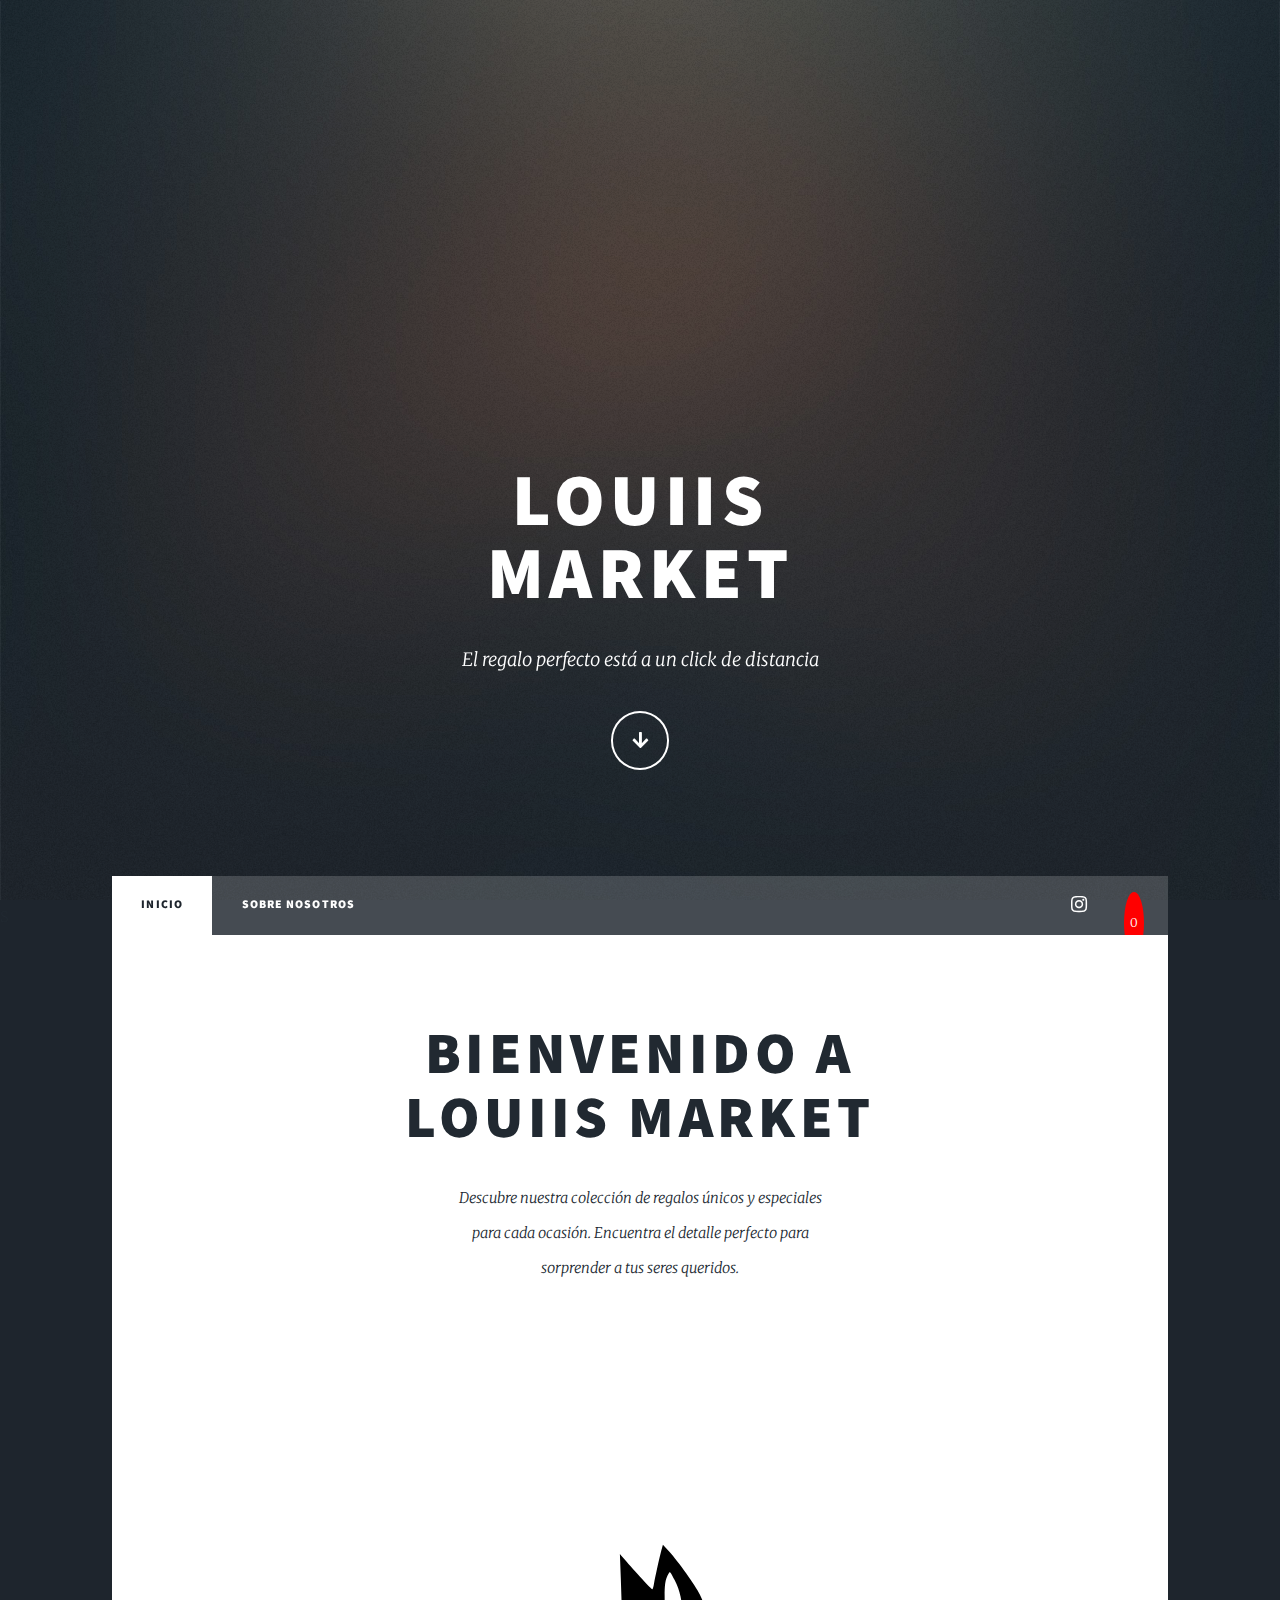
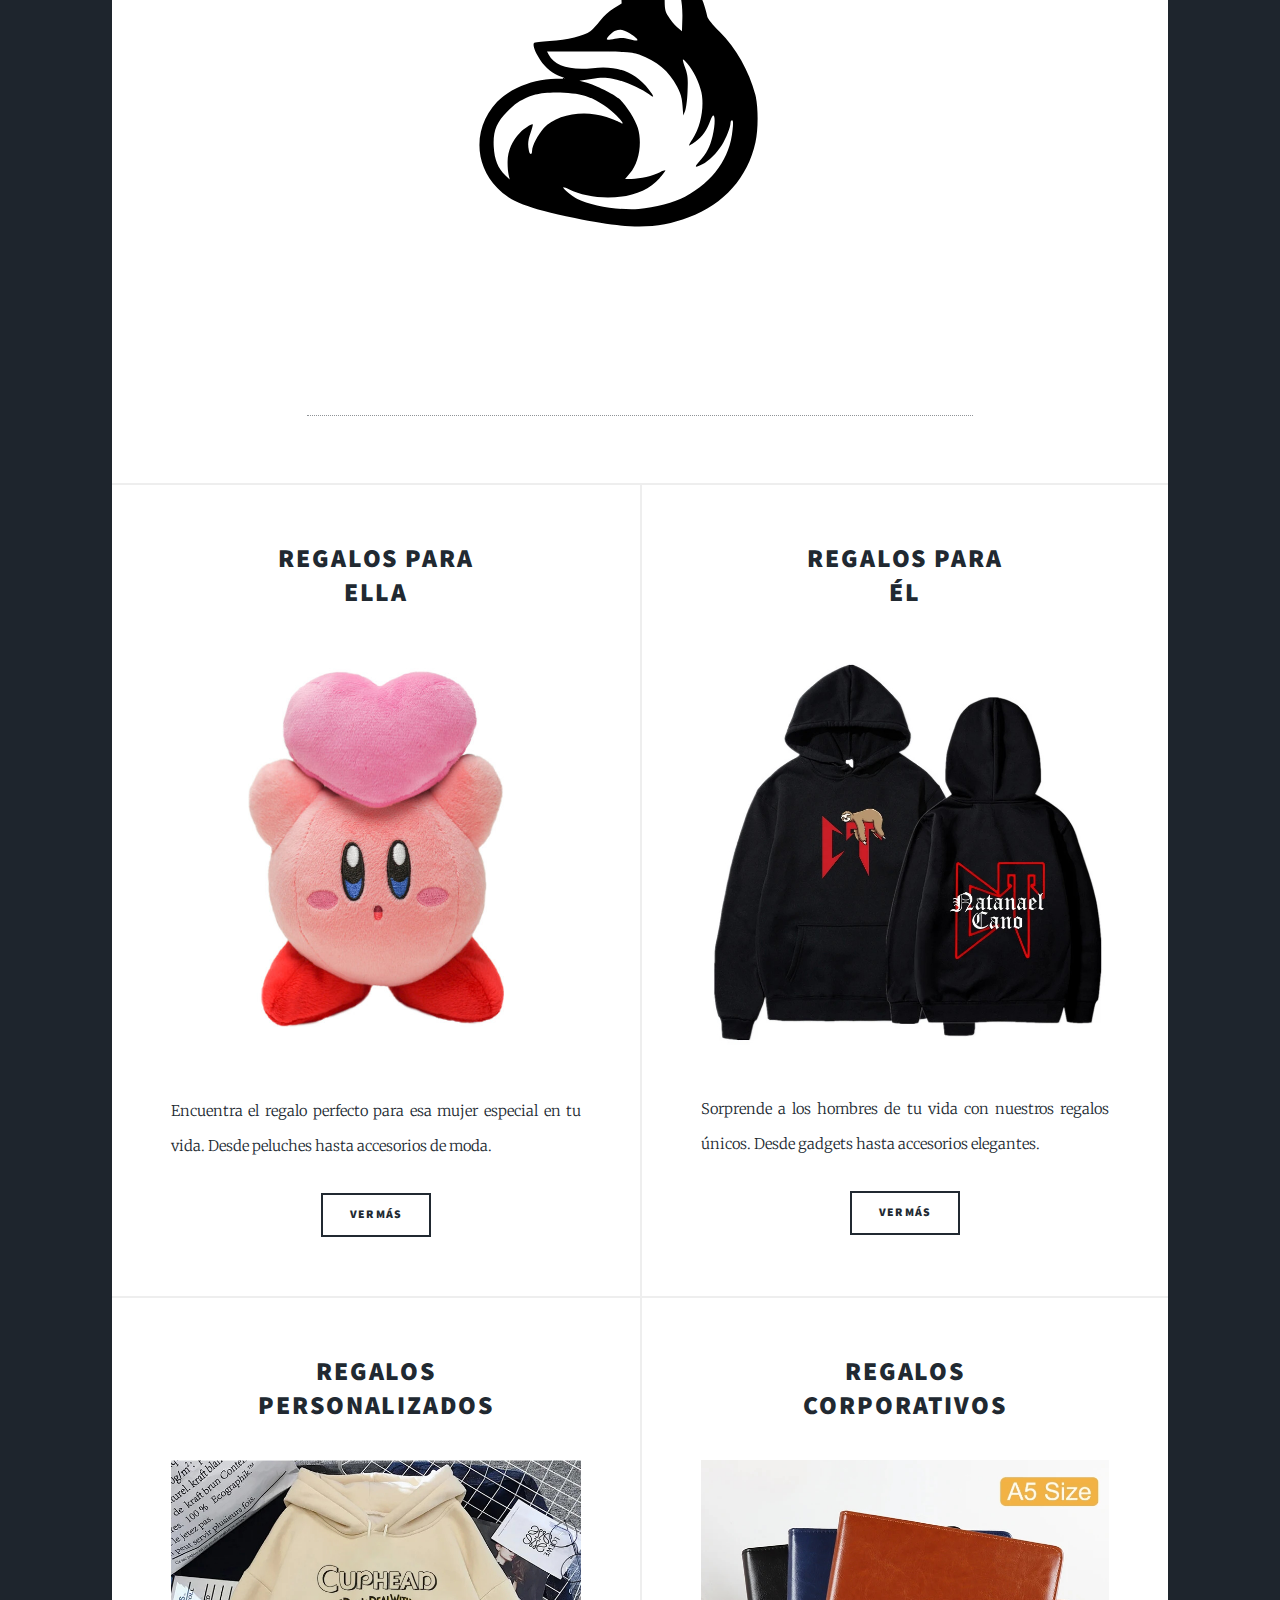
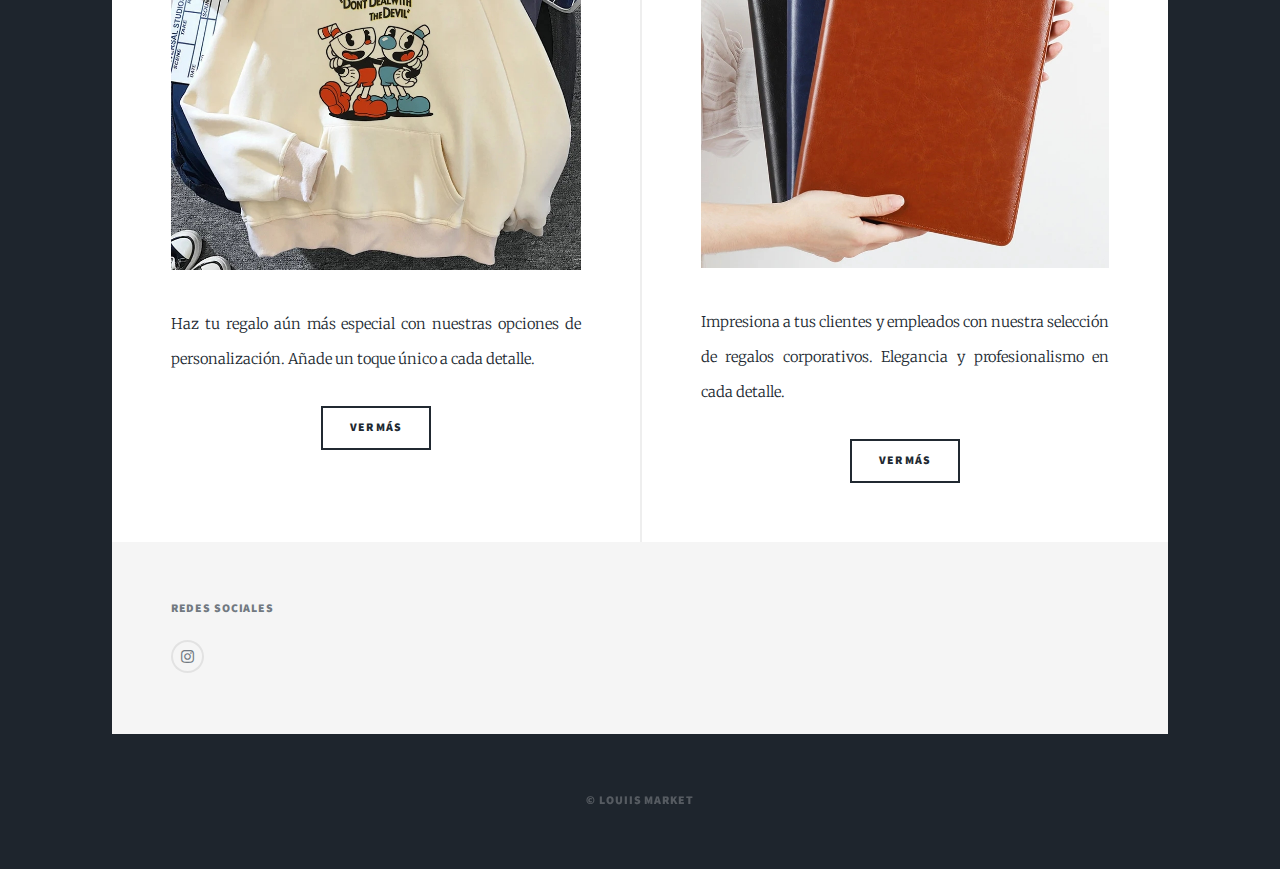
<file: index.html>
<!DOCTYPE HTML>
<html>
	<head>
		<title>LOUIIS MARKET - Regalos únicos</title>
		<meta charset="utf-8" />
		<meta name="viewport" content="width=device-width, initial-scale=1, user-scalable=no" />
		<link rel="stylesheet" href="assets/css/main.css" />
		<link rel="icon" href="images/logo-invert.png" type="image/x-icon">
		<noscript><link rel="stylesheet" href="assets/css/noscript.css" /></noscript>
	</head>
	<body class="is-preload">

			<div id="wrapper" class="fade-in">

					<div id="intro">
						<h1>Louiis<br />  
						Market</h1>
						<p>El regalo perfecto está a un click de distancia</p>
						<ul class="actions">
							<li><a href="#header" class="button icon solid solo fa-arrow-down scrolly">Continuar</a></li>
						</ul>
					</div>

   					<header id="header">
						<a href="index.html" class="logo">LOUIIS MARKET</a>
					</header>

S				<nav id="nav">
						<ul class="links">
							<li class="active"><a href="index.html">Inicio</a></li>
							<li><a href="sobre-nosotros.html">Sobre Nosotros</a></li>
						</ul>
						<ul class="icons">
							

							<li><a href="https://www.instagram.com/dtopiast/" class="icon brands alt fa-instagram"><span class="label">Instagram</span></a></li>
							</a></li>
							<li><a href="#"id="cart-button" class="icon fa-shopping-cart">
								<span id="cart-count">0</span></a></li>
							
						</ul>
					
					</nav>

					<div id="main">
						
							<article class="post featured">
								<header class="major">
									<h2><a href="#">Bienvenido a<br />
									LOUIIS MARKET</a></h2>
									<p>Descubre nuestra colección de regalos únicos y especiales<br />
									para cada ocasión. Encuentra el detalle perfecto para<br />
									sorprender a tus seres queridos.</p>
									
								</header>
								<a href=" style="margin:auto 0;"><img src="images/logo.svg" alt="" /></a>
								
							</article>
							<section class="posts">
								<article>
									<header>
										<h2><a href="regalos-para-ella.html">Regalos para<br />
										Ella</a></h2>
									</header>
									<a href="regalos-para-ella.html" class="image fit"><img src="images/kirby.jpg" alt="" /></a>
									<p>Encuentra el regalo perfecto para esa mujer especial en tu vida. Desde peluches hasta accesorios de moda.</p>
									<ul class="actions special">
										<li><a href="regalos-para-ella.html" class="button">Ver Más</a></li>
									</ul>
								</article>
								<article>
									<header>
										<h2><a href="regalos-para-el.html">Regalos para<br />
										Él</a></h2>
									</header>
									<a href="regalos-para-el.html" class="image fit"><img src="images/nt-sudadera1.jpg" alt="" /></a>
									<p>Sorprende a los hombres de tu vida con nuestros regalos únicos. Desde gadgets hasta accesorios elegantes.</p>
									<ul class="actions special">
										<li><a href="regalos-para-el.html" class="button">Ver Más</a></li>
									</ul>
								</article>
								<article>
									<header>
										<h2><a href="#">Regalos<br />
										Personalizados</a></h2>
									</header>
									<a href="regalos-personalizados.html" class="image fit"><img src="images/regalo-personalizado.jpg" alt="" /></a>
									<p>Haz tu regalo aún más especial con nuestras opciones de personalización. Añade un toque único a cada detalle.</p>
									<ul class="actions special">
										<li><a href="regalos-personalizados.html" class="button">Ver Más</a></li>
									</ul>
								</article>
								<article>
									<header>
										<h2><a href="#">Regalos<br />
										Corporativos</a></h2>
									</header>
								<a href="regalos-corporativo.html" class="image fit"><img src="images/regalocorporativo.jpg" alt="" /></a>
									<p>Impresiona a tus clientes y empleados con nuestra selección de regalos corporativos. Elegancia y profesionalismo en cada detalle.</p>
									<ul class="actions special">
										<li><a href="regalos-corporativo.html" class="button">Ver Más</a></li>
									</ul>
								</article>
							</section>
					</div>
					<footer id="footer">			
						<section>
							<h3>Redes Sociales</h3>
							<ul class="icons alt">
								<li><a href="https://www.instagram.com/dtopiast/" class="icon brands alt fa-instagram"><span class="label">Instagram</span></a></li>
							</ul>
						</section>
					</footer>
				<div id="copyright">
					<ul><li>&copy; LOUIIS MARKET</li></ul>
				</div>
			</div>

		<!-- Scripts -->
			<script src="assets/js/jquery.min.js"></script>
			<script src="assets/js/jquery.scrollex.min.js"></script>
			<script src="assets/js/jquery.scrolly.min.js"></script>
			<script src="assets/js/browser.min.js"></script>
			<script src="assets/js/breakpoints.min.js"></script>
			<script src="assets/js/util.js"></script>
			<script src="assets/js/main.js"></script>
			<script src="assets/js/cart.js"></script>

	</body>
</html>
</file>
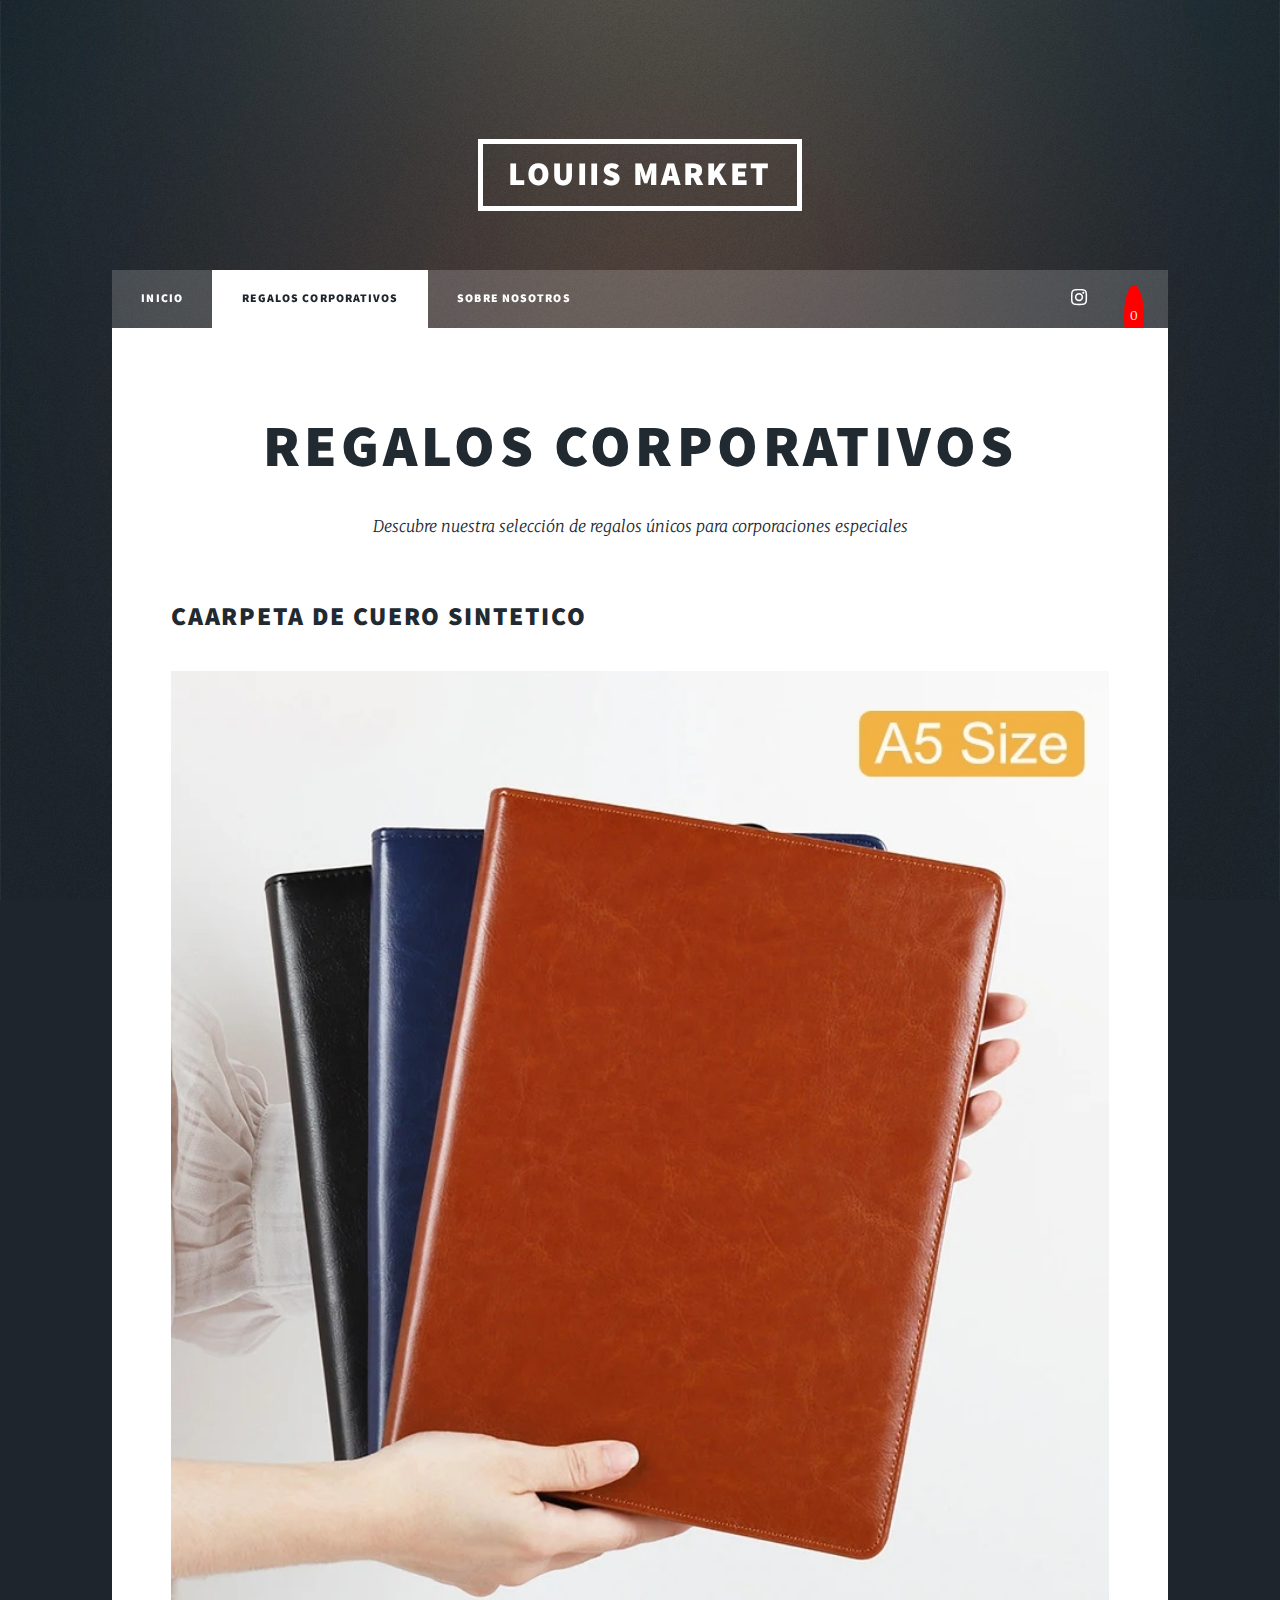
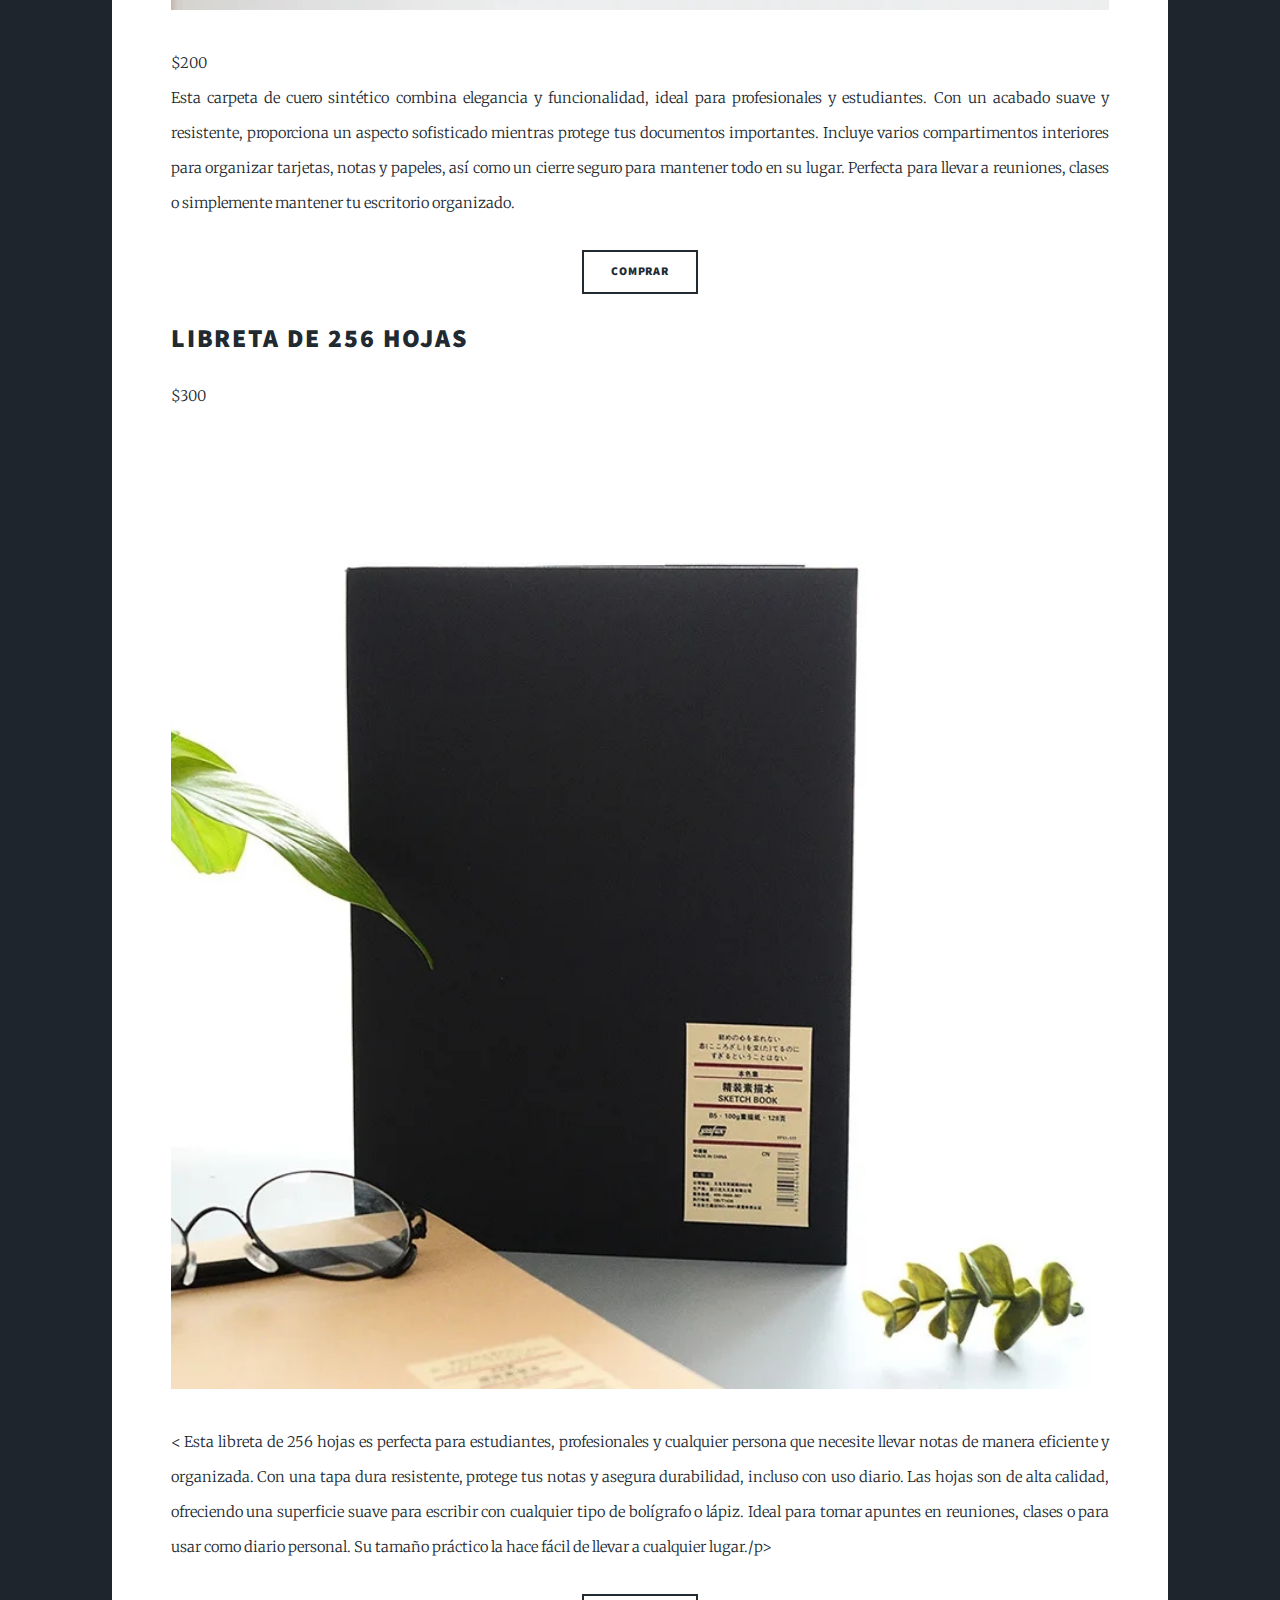
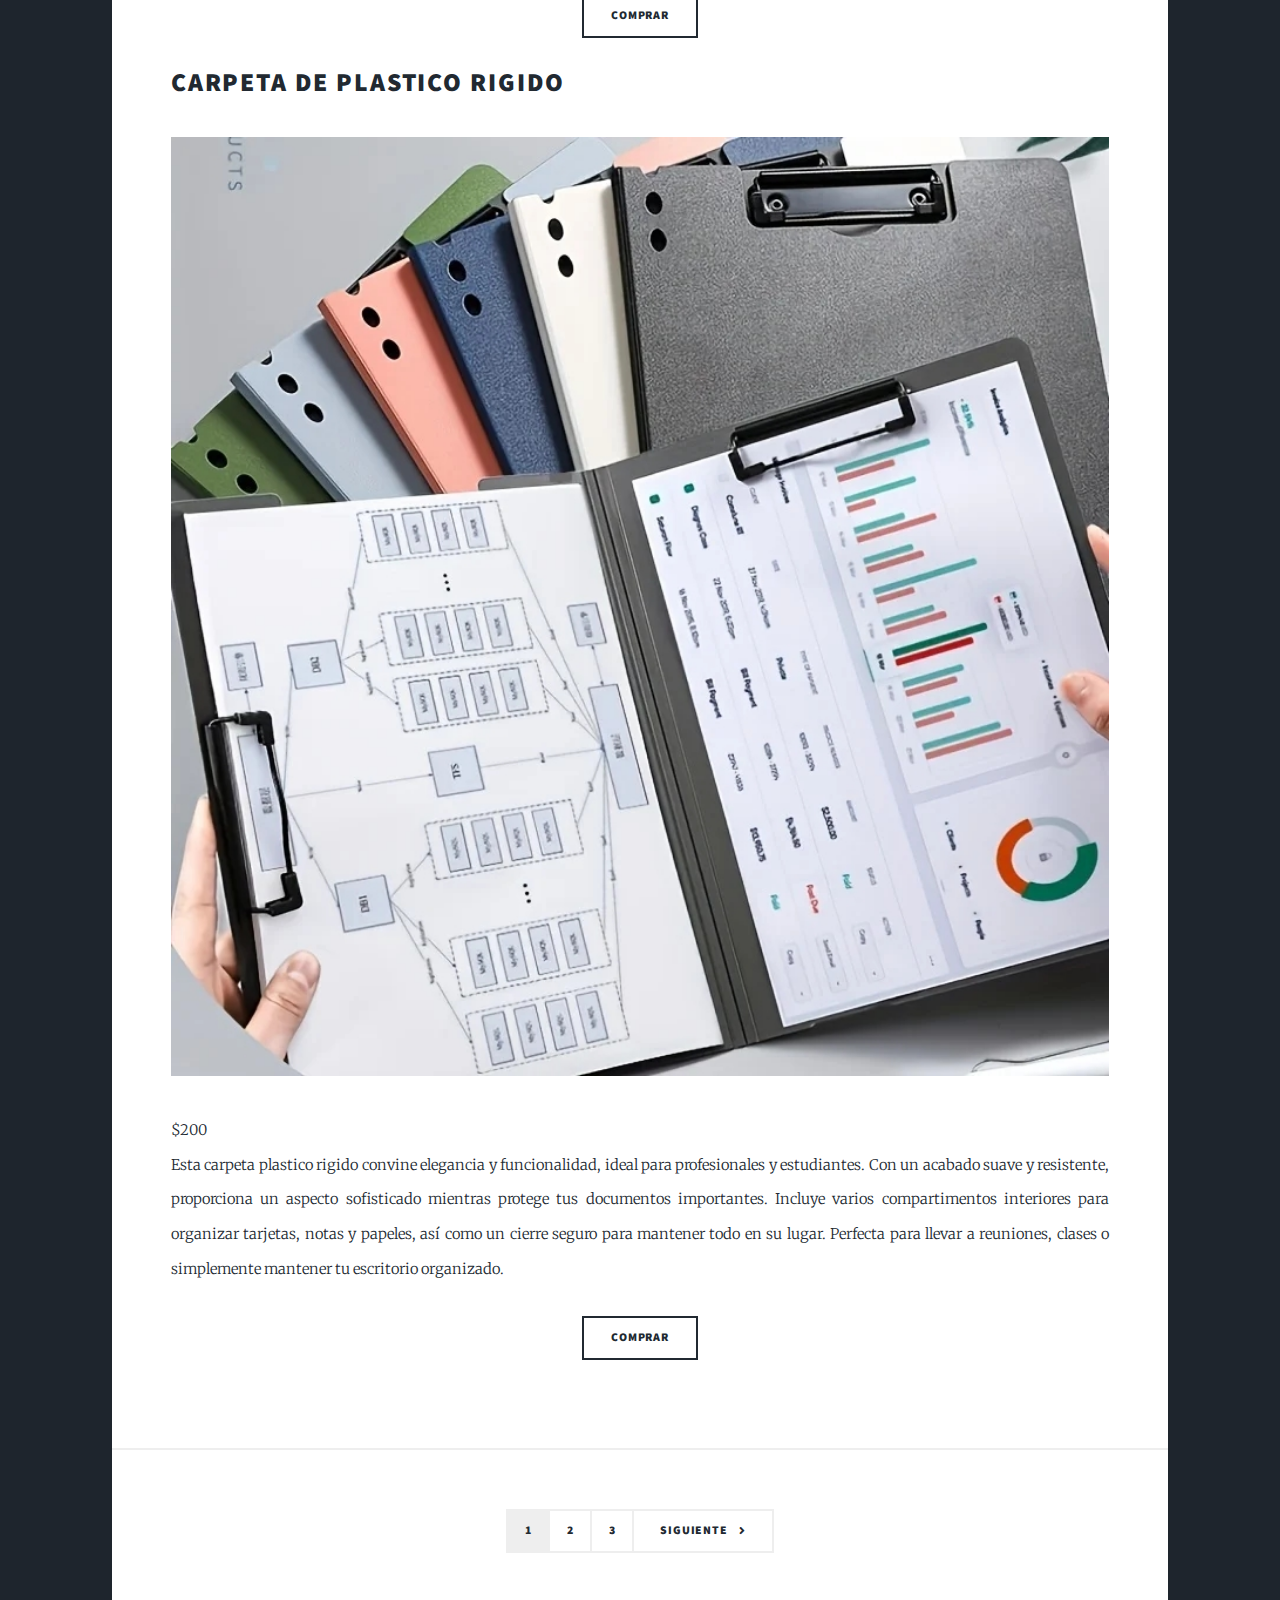
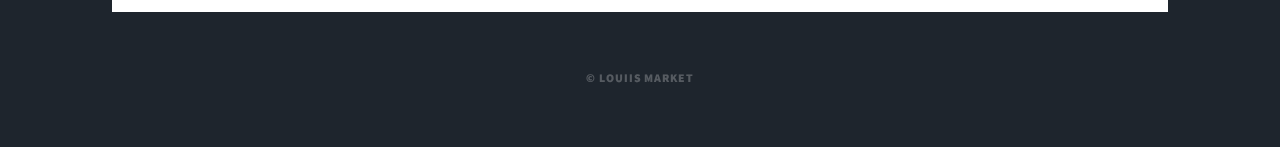
<file: regalos-corporativo.html>
<!DOCTYPE HTML>
<html>
	<head
		<title>Regalos Corporativos - LOUIIS MARKET</title>
		<meta charset="utf-8" />
		<meta name="viewport" content="width=device-width, initial-scale=1, user-scalable=no" />
		<link rel="stylesheet" href="assets/css/main.css" />
		<link rel="icon" href="images/logo-invert.png" type="image/x-icon">
		<noscript><link rel="stylesheet" href="assets/css/noscript.css" /></noscript>
	</head>
    <body class="is-preload">

			<div id="wrapper">
					<header id="header">
						<a href="index.html" class="logo">LOUIIS MARKET</a>
					</header>
					<nav id="nav">
						<ul class="links">
							<li><a href="index.html">Inicio</a></li>
							<li class="active"><a href="regalos-corporativo.html">Regalos Corporativos</a></li>
							<li><a href="sobre-nosotros.html">Sobre Nosotros</a></li>
						</ul>
						<ul class="icons">
							<li><a href="https://www.instagram.com/dtopiast/" class="icon brands alt fa-instagram"><span class="label">Instagram</span></a></li>
							</a></li>
							<li><a id="cart-button" class="icon fa-shopping-cart">
								<span id="cart-count">0</span></a>
							
						</ul>
					</nav>
					<div id="main">
						<section class="post">
							<header class="major">
								<h1>Regalos Corporativos</h1>
								<p>Descubre nuestra selección de regalos únicos para corporaciones especiales</p>
							</header>
							<div class="posts">
								<article>
									<header>
										<h2>Caarpeta de cuero sintetico</h2>
									</header>
									<a href="#" class="image fit"><img src="images/articles/-1694254727287263835.jpg" alt="" /></a>
									<span class="price">$200</span>

									<p>Esta carpeta de cuero sintético combina elegancia y funcionalidad, ideal para profesionales y estudiantes. Con un acabado suave y resistente, proporciona un aspecto sofisticado mientras protege tus documentos importantes. Incluye varios compartimentos interiores para organizar tarjetas, notas y papeles, así como un cierre seguro para mantener todo en su lugar. Perfecta para llevar a reuniones, clases o simplemente mantener tu escritorio organizado.</p>
									<ul class="actions special">
										<li><a href="#" class="button">Comprar</a></li>
									</ul>
								</article>
								<article>
									<header>
										<h2>Libreta de 256 hojas</h2>
										<span class="price">$300</span>
									</header>
									<a href="#" class="image fit"><img src="images/articles/274715246187832495.jpg" alt="" /></a>
									<p><	Esta libreta de 256 hojas es perfecta para estudiantes, profesionales y cualquier persona que necesite llevar notas de manera eficiente y organizada. Con una tapa dura resistente, protege tus notas y asegura durabilidad, incluso con uso diario. Las hojas son de alta calidad, ofreciendo una superficie suave para escribir con cualquier tipo de bolígrafo o lápiz. Ideal para tomar apuntes en reuniones, clases o para usar como diario personal. Su tamaño práctico la hace fácil de llevar a cualquier lugar./p>
									<ul class="actions special">
										<li><a href="#" class="button">Comprar</a></li>
									</ul>
								</article>
								<article>
									<header>
										<h2>Carpeta de Plastico rigido</h2>
									</header>
									<a href="#" class="image fit"><img src="images/articles/-4337116881363883878.jpg" alt="" /></a>
									<span class="price">$200</span>
									<p>Esta carpeta plastico rigido convine elegancia y funcionalidad, ideal para profesionales y estudiantes. Con un acabado suave y resistente, proporciona un aspecto sofisticado mientras protege tus documentos importantes. Incluye varios compartimentos interiores para organizar tarjetas, notas y papeles, así como un cierre seguro para mantener todo en su lugar. Perfecta para llevar a reuniones, clases o simplemente mantener tu escritorio organizado.</p>
									<ul class="actions special">
										<li><a href="#" class="button">Comprar</a></li>
								</article>
							</div>
						</section>
						<footer>
							<div class="pagination">
								<a href="#" class="page active">1</a>
								<a href="#" class="page">2</a>
								<a href="#" class="page">3</a>
								<a href="#" class="next">Siguiente</a>
							</div>
						</footer>
					</div>
					<div id="copyright">
						<ul><li>&copy; LOUIIS MARKET</li></ul>
					</div>
			</div>
			<script src="assets/js/jquery.min.js"></script>
			<script src="assets/js/jquery.scrollex.min.js"></script>
			<script src="assets/js/jquery.scrolly.min.js"></script>
			<script src="assets/js/browser.min.js"></script>
			<script src="assets/js/breakpoints.min.js"></script>
			<script src="assets/js/util.js"></script>
			<script src="assets/js/main.js"></script>
			<script src="assets/js/cart.js"></script>


	</body>
</file>
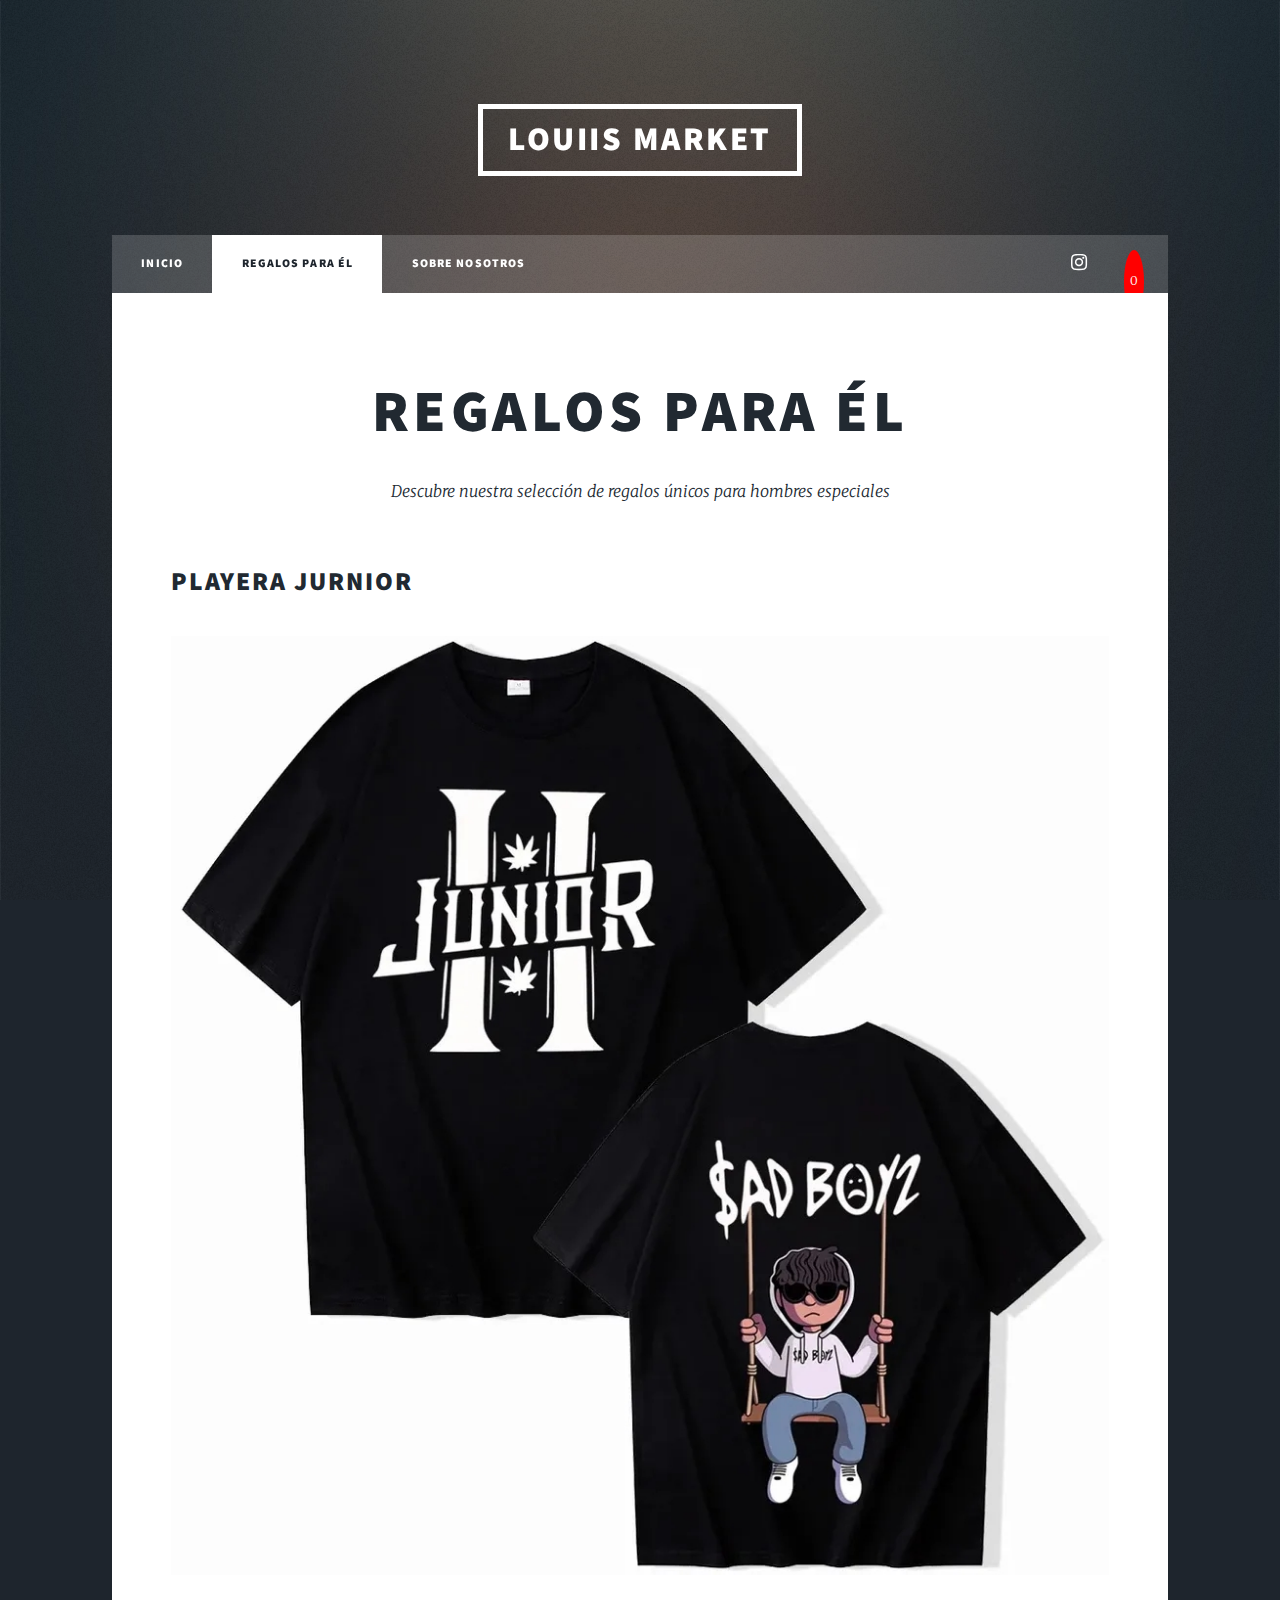
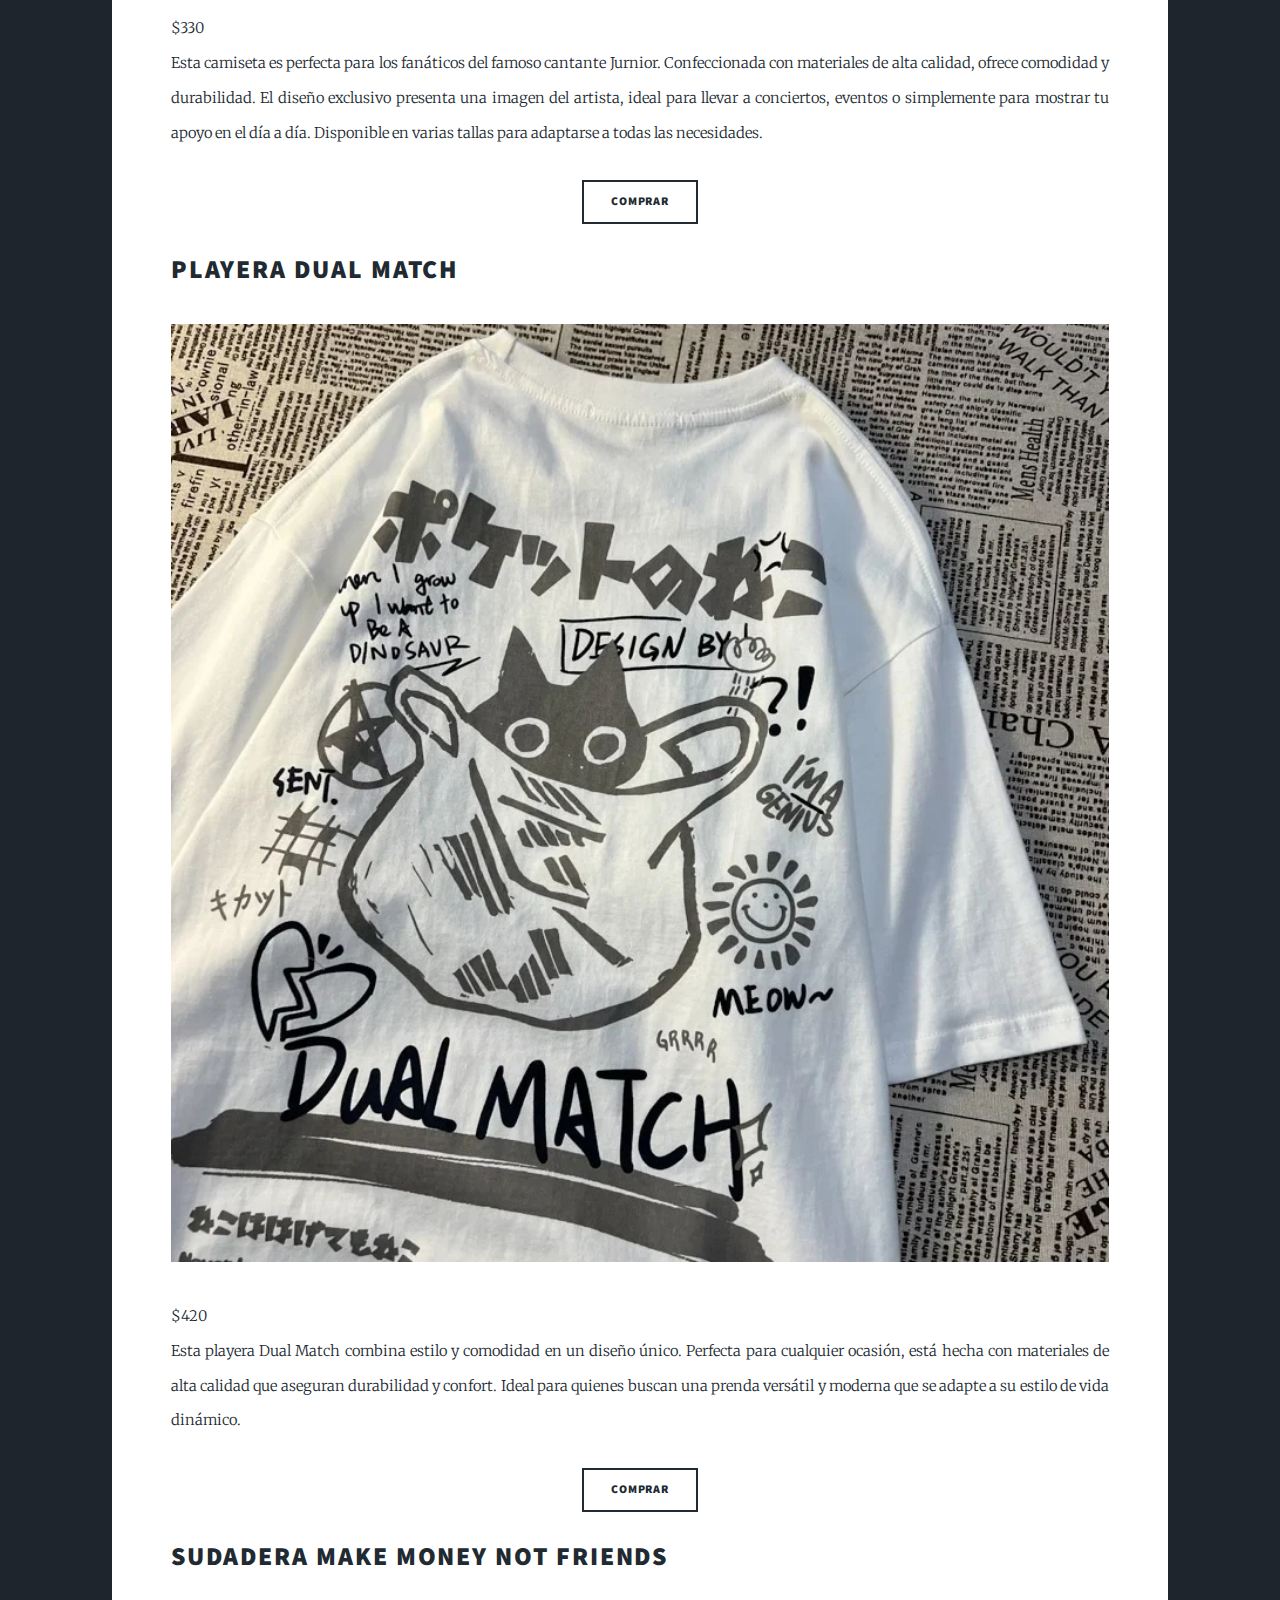
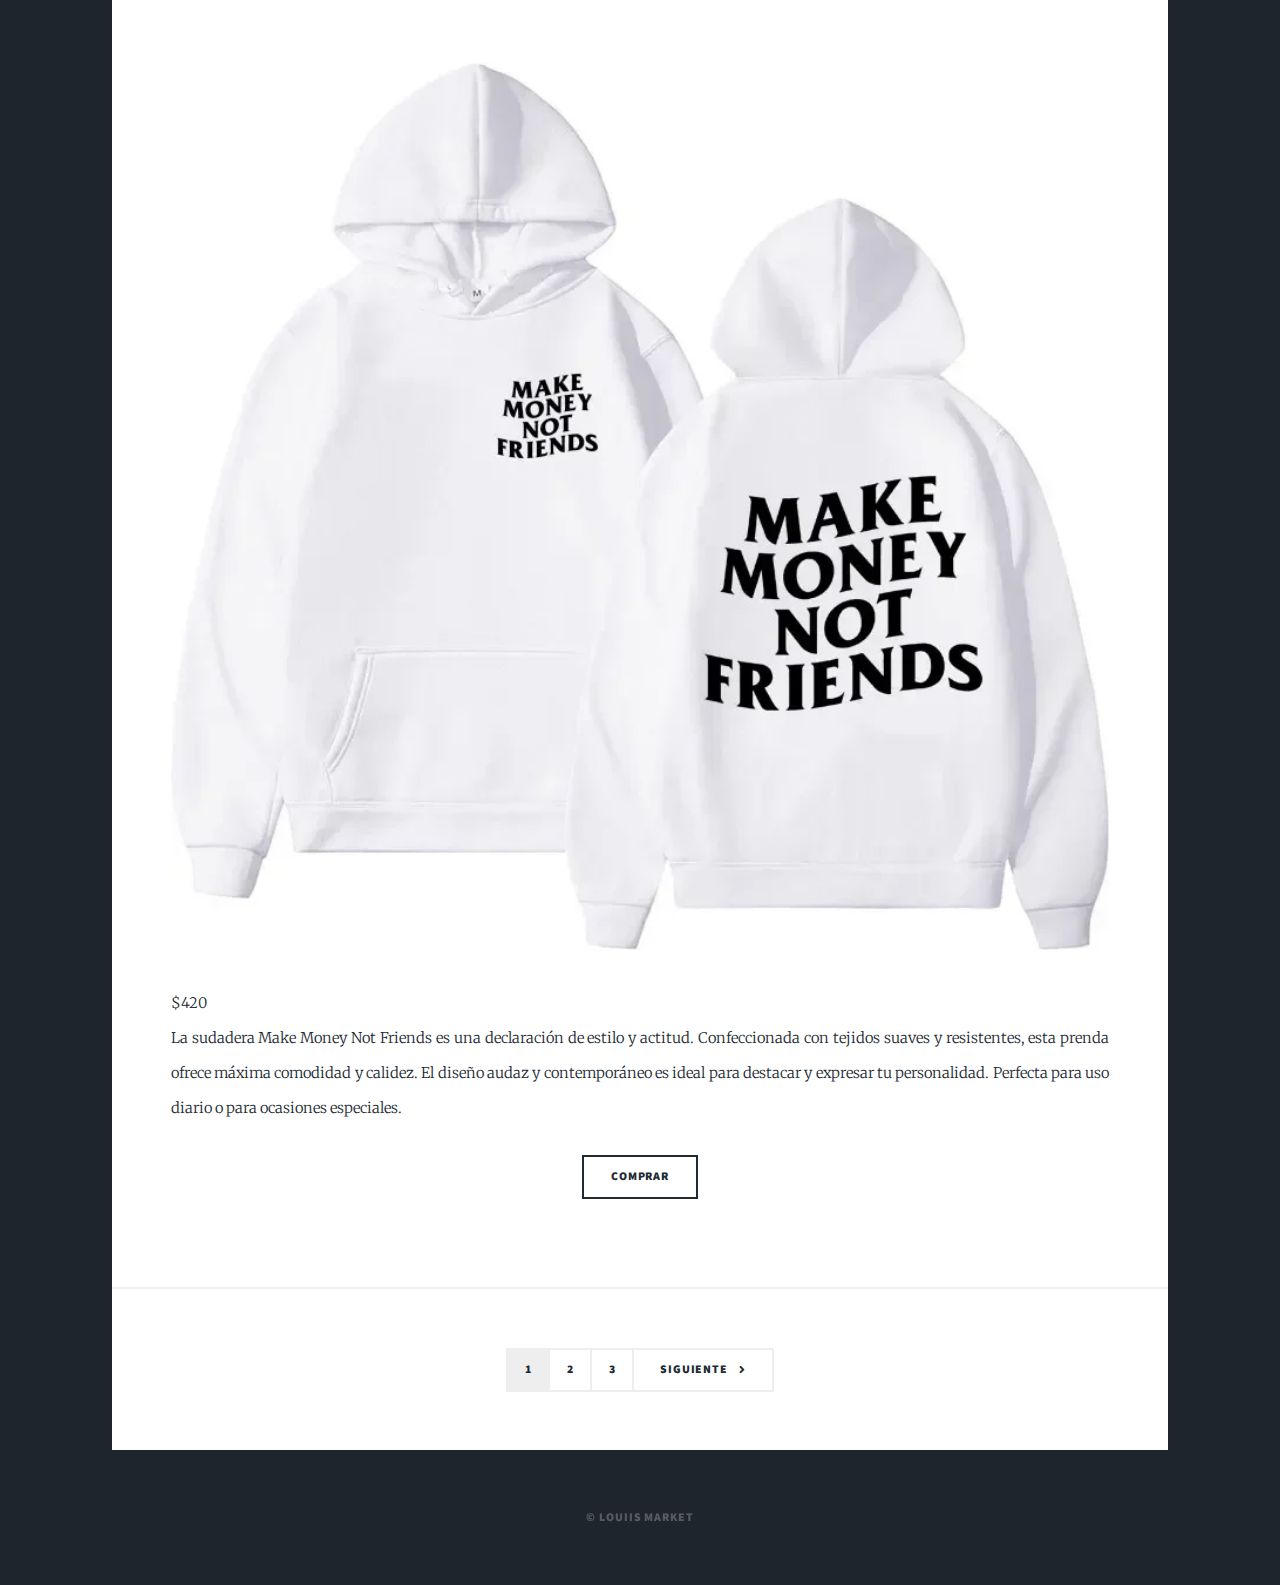
<file: regalos-para-el.html>
<!DOCTYPE HTML>
<html>
	<head>
		<title>Regalos para Él - LOUIIS MARKET</title>
		<meta charset="utf-8" />
		<meta name="viewport" content="width=device-width, initial-scale=1, user-scalable=no" />
		<link rel="stylesheet" href="assets/css/main.css" />
		<link rel="icon" href="images/logo-invert.png" type="image/x-icon">
		<noscript><link rel="stylesheet" href="assets/css/noscript.css" /></noscript>
	</head>
	<body class="is-preload">

			<div id="wrapper">

					<header id="header">
						<a href="index.html" class="logo">LOUIIS MARKET</a>
					</header>

					<nav id="nav">
						<ul class="links">
							<li><a href="index.html">Inicio</a></li>
							<li class="active"><a href="regalos-para-el.html">Regalos para Él</a></li>
							<li><a href="sobre-nosotros.html">Sobre Nosotros</a></li>
						</ul>
						<ul class="icons">
							

							<li><a href="https://www.instagram.com/dtopiast/" class="icon brands alt fa-instagram"><span class="label">Instagram</span></a></li>
							</a></li>
							<li><a id="cart-button" class="icon fa-shopping-cart">
								<span id="cart-count">0</span></a>
							
						</ul>
					</nav>

					<div id="main">

						<section class="post">
							<header class="major">
								<h1>Regalos para Él</h1>
								<p>Descubre nuestra selección de regalos únicos para hombres especiales</p>
							</header>

							<div class="posts">
								<article>
									<header>
									  <h2>Playera Jurnior</h2>
									</header>
									<a href="#" class="image fit"><img src="images/articles/2357657992126619411.jpg" alt="Playera Jurnior" /></a>
									<span class="price">$330</span>
								  
									<p>Esta camiseta es perfecta para los fanáticos del famoso cantante Jurnior. Confeccionada con materiales de alta calidad, ofrece comodidad y durabilidad. El diseño exclusivo presenta una imagen del artista, ideal para llevar a conciertos, eventos o simplemente para mostrar tu apoyo en el día a día. Disponible en varias tallas para adaptarse a todas las necesidades.</p>
									<ul class="actions special">
									  <li><a href="#" class="button">Comprar</a></li>
									</ul>
								  </article>
								  <article>
									<header>
									  <h2>Playera Dual Match</h2>
									</header>
									<a href="#" class="image fit"><img src="images/articles/-917477586-1666606731.jpg" alt="Playera Dual Match" /></a>
									<span class="price">$420</span>
								  
									<p>Esta playera Dual Match combina estilo y comodidad en un diseño único. Perfecta para cualquier ocasión, está hecha con materiales de alta calidad que aseguran durabilidad y confort. Ideal para quienes buscan una prenda versátil y moderna que se adapte a su estilo de vida dinámico.</p>
									<ul class="actions special">
									  <li><a href="#" class="button">Comprar</a></li>
									</ul>
								  </article>
								  
								  <article>
									<header>
									  <h2>Sudadera Make Money Not Friends</h2>
									</header>
									<a href="#" class="image fit"><img src="images/articles/379919006-405878730.jpg" alt="Sudadera Make Money Not Friends" /></a>
									<span class="price">$420</span>
								  
									<p>La sudadera Make Money Not Friends es una declaración de estilo y actitud. Confeccionada con tejidos suaves y resistentes, esta prenda ofrece máxima comodidad y calidez. El diseño audaz y contemporáneo es ideal para destacar y expresar tu personalidad. Perfecta para uso diario o para ocasiones especiales.</p>
									<ul class="actions special">
									  <li><a href="#" class="button">Comprar</a></li>
									</ul>
								  </article>
								  
								
							</div>
						</section>
						<footer>
							<div class="pagination">
								<a href="#" class="page active">1</a>
								<a href="#" class="page">2</a>
								<a href="#" class="page">3</a>
								<a href="#" class="next">Siguiente</a>
							</div>
						</footer>

					</div>

					<div id="copyright">
						<ul><li>&copy; LOUIIS MARKET</li></ul>
					</div>

			</div>

			<script src="assets/js/jquery.min.js"></script>
			<script src="assets/js/jquery.scrollex.min.js"></script>
			<script src="assets/js/jquery.scrolly.min.js"></script>
			<script src="assets/js/browser.min.js"></script>
			<script src="assets/js/breakpoints.min.js"></script>
			<script src="assets/js/util.js"></script>
			<script src="assets/js/main.js"></script>
			<script src="assets/js/cart.js"></script>


	</body>
</html>
</file>
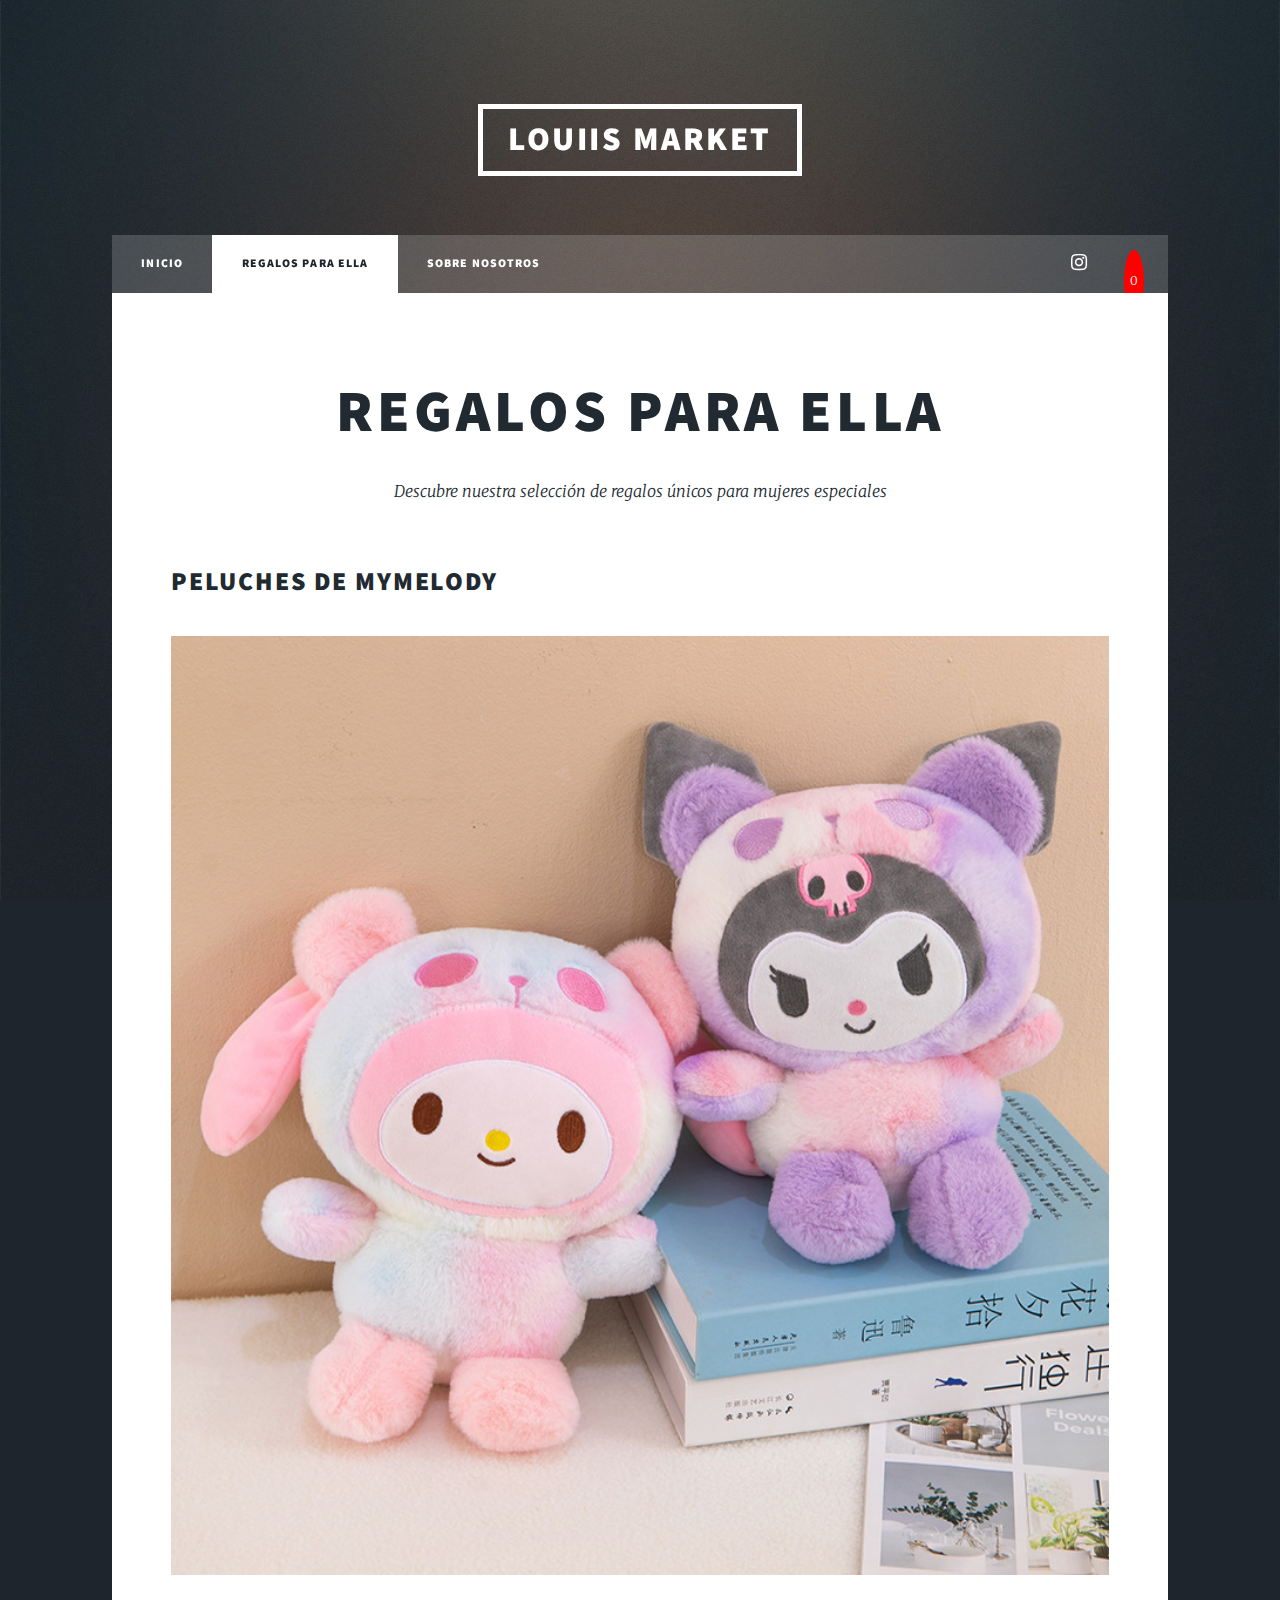
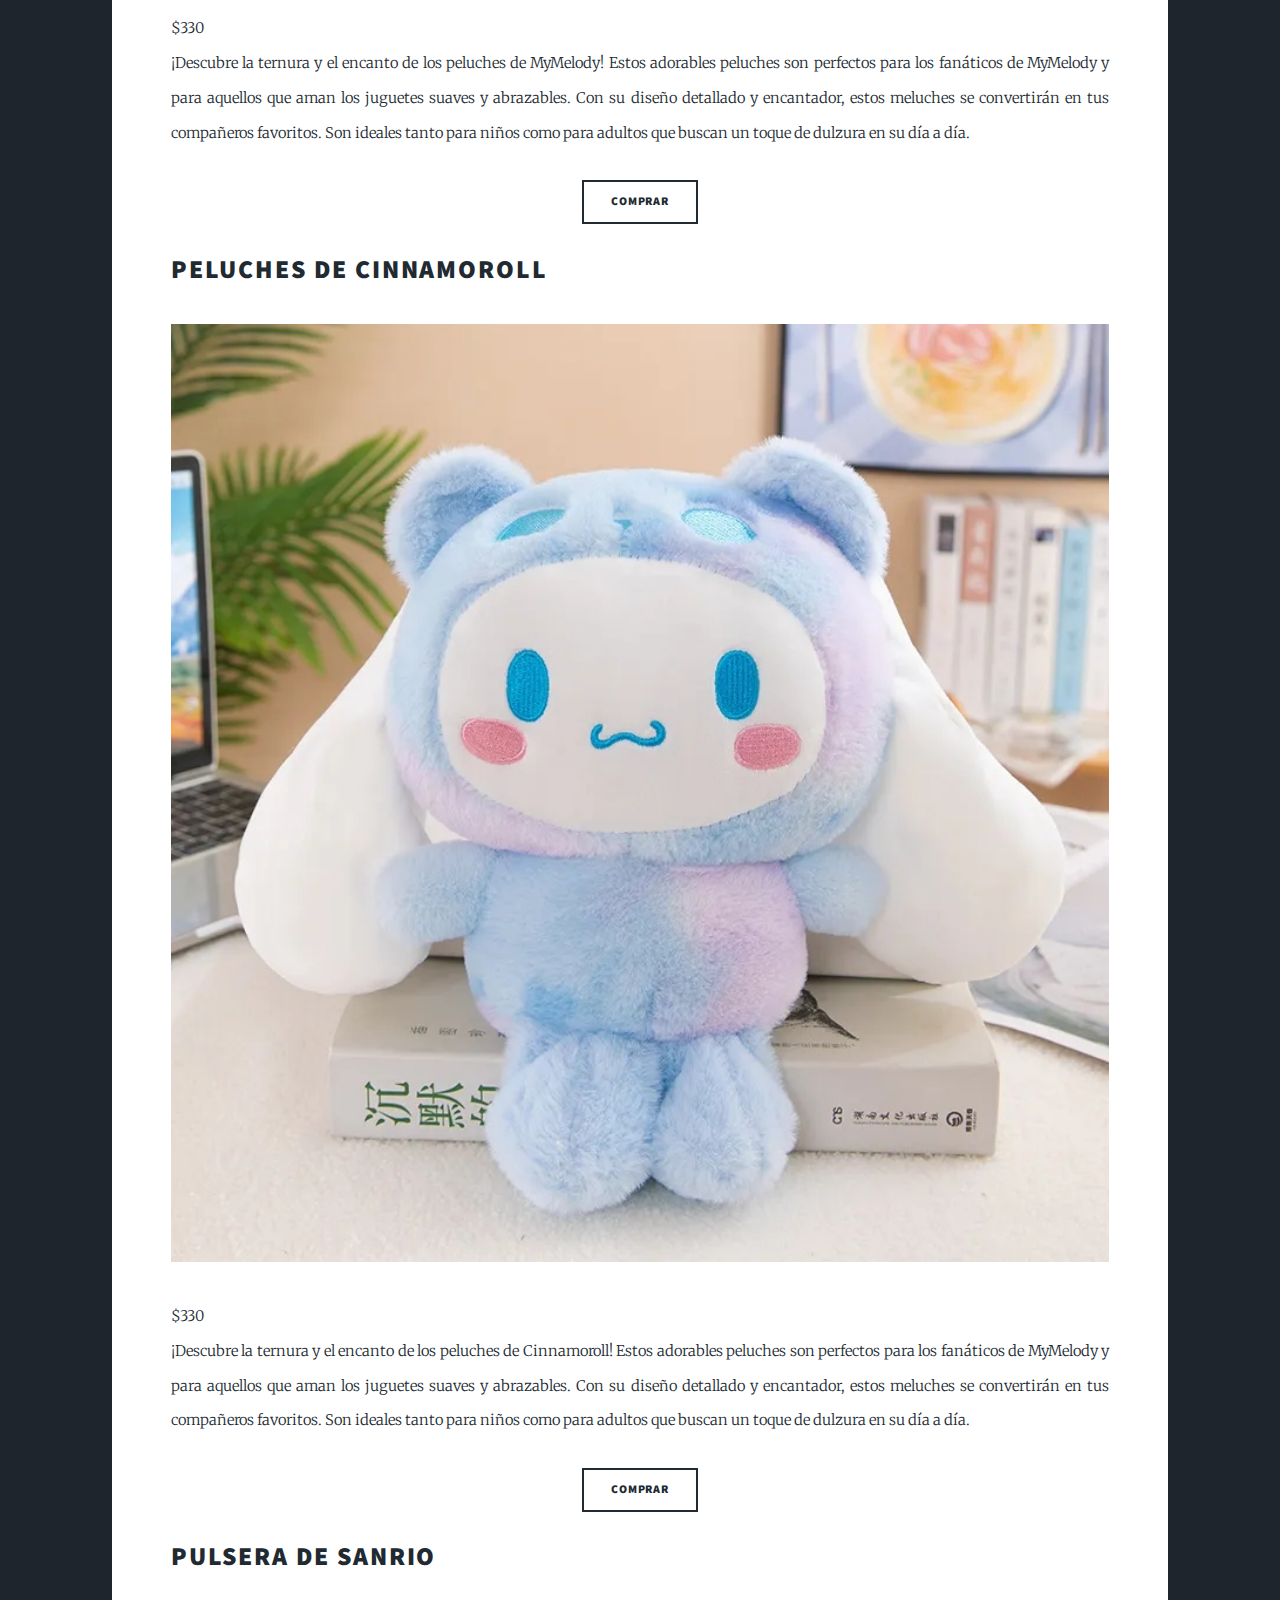
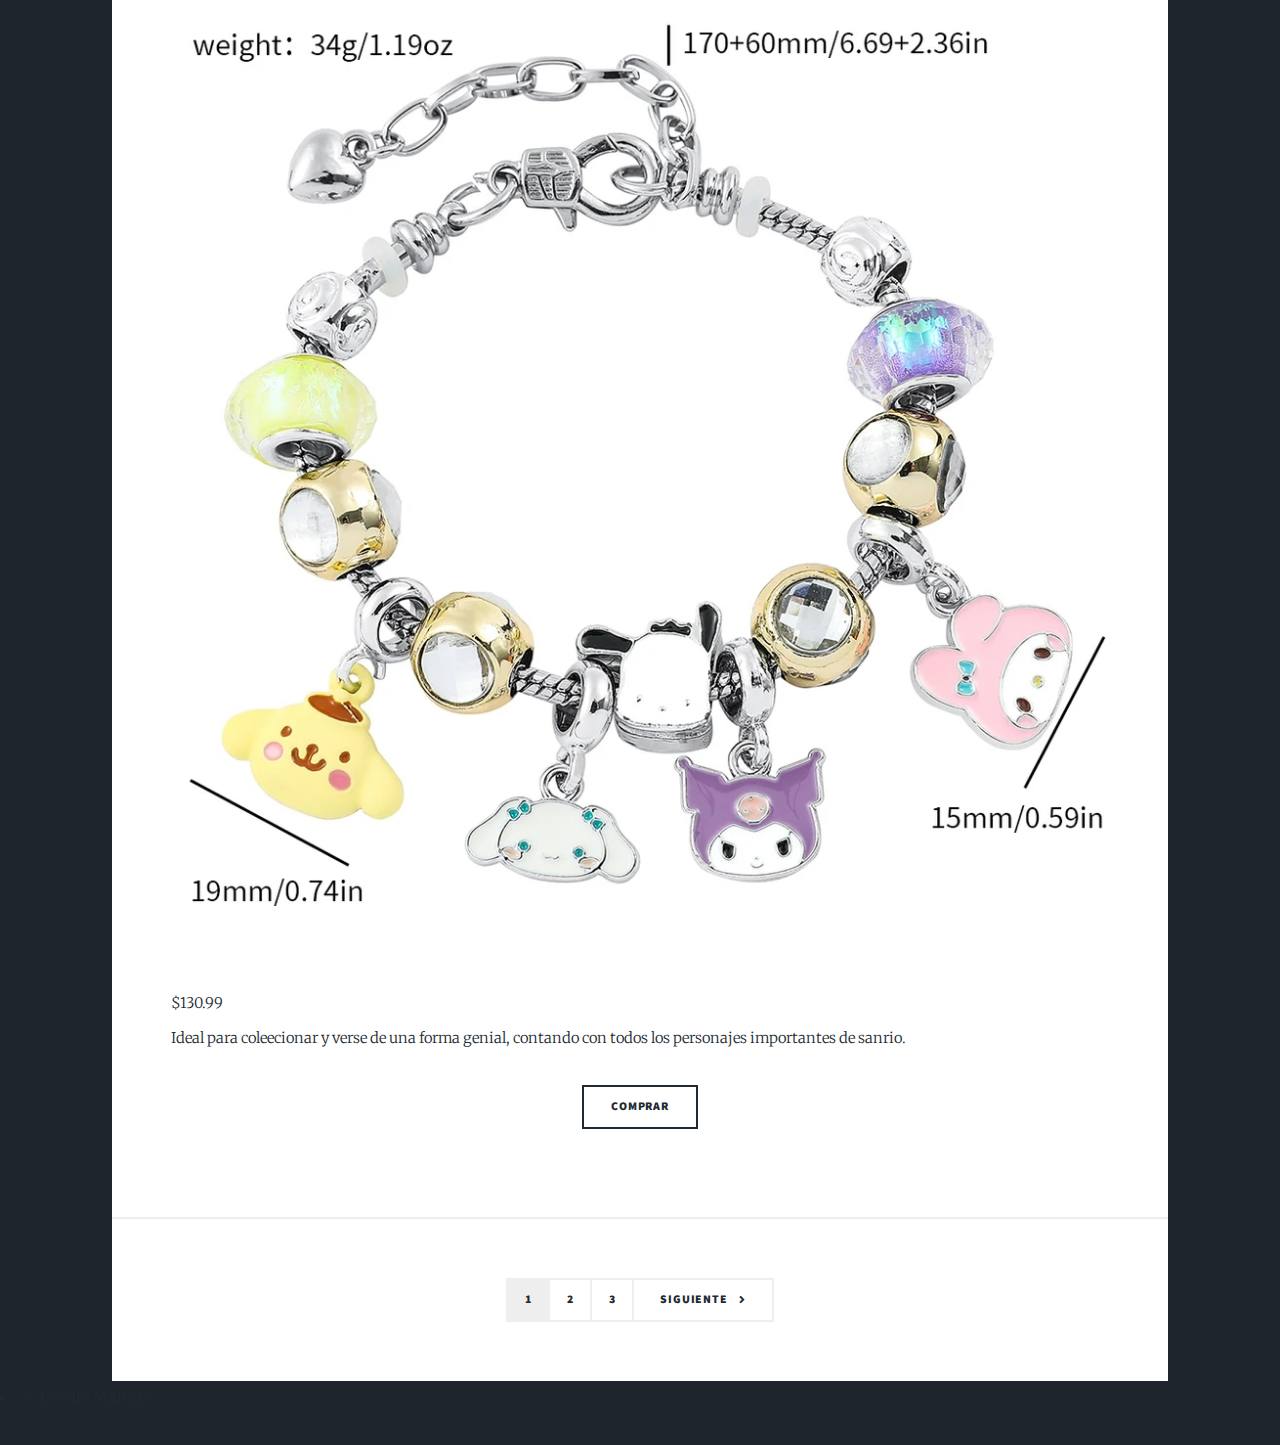
<file: regalos-para-ella.html>
<!DOCTYPE HTML>
<html>
	<head>
		<title>Regalos para Ella - LOUIIS MARKET</title>
		<meta charset="utf-8" />
		<meta name="viewport" content="width=device-width, initial-scale=1, user-scalable=no" />
		<link rel="stylesheet" href="assets/css/main.css" />
		<link rel="icon" href="images/logo-invert.png" type="image/x-icon">

		<noscript><link rel="stylesheet" href="assets/css/noscript.css" /></noscript>
	</head>
	<body class="is-preload">

			<div id="wrapper">

					<header id="header">
						<a href="index.html" class="logo">LOUIIS MARKET</a>
					</header>

					<nav id="nav">
						<ul class="links">
							<li><a href="index.html">Inicio</a></li>
							<li class="active"><a href="regalos-para-el.html">Regalos para Ella</a></li>
							<li><a href="sobre-nosotros.html">Sobre Nosotros</a></li>
						</ul>
						<ul class="icons">
							

							<li><a href="https://www.instagram.com/dtopiast/" class="icon brands alt fa-instagram"><span class="label">Instagram</span></a></li>
							</a></li>
							<li><a id="cart-button" class="icon fa-shopping-cart">
								<span id="cart-count">0</span></a>
							
						</ul>
					</nav>

					<div id="main">

						<section class="post">
							<header class="major">
								<h1>Regalos para Ella</h1>
								<p>Descubre nuestra selección de regalos únicos para mujeres especiales</p>
							</header>

							<div class="posts">
								<article>
									<header>
										<h2>Peluches de MyMelody</h2>
										
									</header>
									<a href="#" class="image fit"><img src="images/articles/-665581354-201427546.jpg" alt="" /></a>
									<span class="price">$330</span>
									<p>¡Descubre la ternura y el encanto de los peluches de MyMelody! Estos adorables peluches son perfectos para los fanáticos de MyMelody y para aquellos que aman los juguetes suaves y abrazables. Con su diseño detallado y encantador, estos meluches se convertirán en tus compañeros favoritos. Son ideales tanto para niños como para adultos que buscan un toque de dulzura en su día a día.
								</p>
									<ul class="actions special">
										<li><a onclick="addToCart(2,`Peluches de MyMelody`, 330)" class="button">Comprar</a></li>
									</ul>
								</article>
								<article>
									<header>
										<h2>Peluches de Cinnamoroll</h2>
									</header>
									<a href="#" class="image fit"><img src="images/articles/1561590152185547571.jpg" alt="" /></a>
									<span class="price">$330</span>
									<p>¡Descubre la ternura y el encanto de los peluches de Cinnamoroll! Estos adorables peluches son perfectos para los fanáticos de MyMelody y para aquellos que aman los juguetes suaves y abrazables. Con su diseño detallado y encantador, estos meluches se convertirán en tus compañeros favoritos. Son ideales tanto para niños como para adultos que buscan un toque de dulzura en su día a día.</p>
									<ul class="actions special">
										<li><a onclick="addToCart(2,`Peluches de Cinnamoroll`, 330)" class="button">Comprar</a></li>
									</ul>
								</article>
								<article>
									<header>
										<h2>Pulsera de sanrio</h2>
									</header>
									<a href="#" class="image fit"><img src="images/articles/-1282648757236119085.jpg" alt="" /></a>
									<span class="price">$130.99</span>
									<p>Ideal para coleecionar y verse de una forma genial, contando con todos los personajes importantes de sanrio.</p>
									<ul class="actions special">
										<li><a onclick="addToCart(3,`Pulsera de sanrio`, 159)" class="button">Comprar</a></li>
									</ul>
								</article>
							</div>
						</section>
					
						<footer>
                        
							<div class="pagination">
								<a href="#" class="page active">1</a>
								<a href="#" class="page">2</a>
								<a href="#" class="page">3</a>
								<a href="#" class="next">Siguiente</a>
							</div>
						</footer>
					</div>
                    
					

                        

						<ul><li>&copy; LOUIIS MARKET</li></ul>
					</div>

			</div>

			<script src="assets/js/jquery.min.js"></script>
			<script src="assets/js/jquery.scrollex.min.js"></script>
			<script src="assets/js/jquery.scrolly.min.js"></script>
			<script src="assets/js/browser.min.js"></script>
			<script src="assets/js/breakpoints.min.js"></script>
			<script src="assets/js/util.js"></script>
			<script src="assets/js/main.js"></script>
			<script src="assets/js/cart.js"></script>

	</body>
</html>
</file>
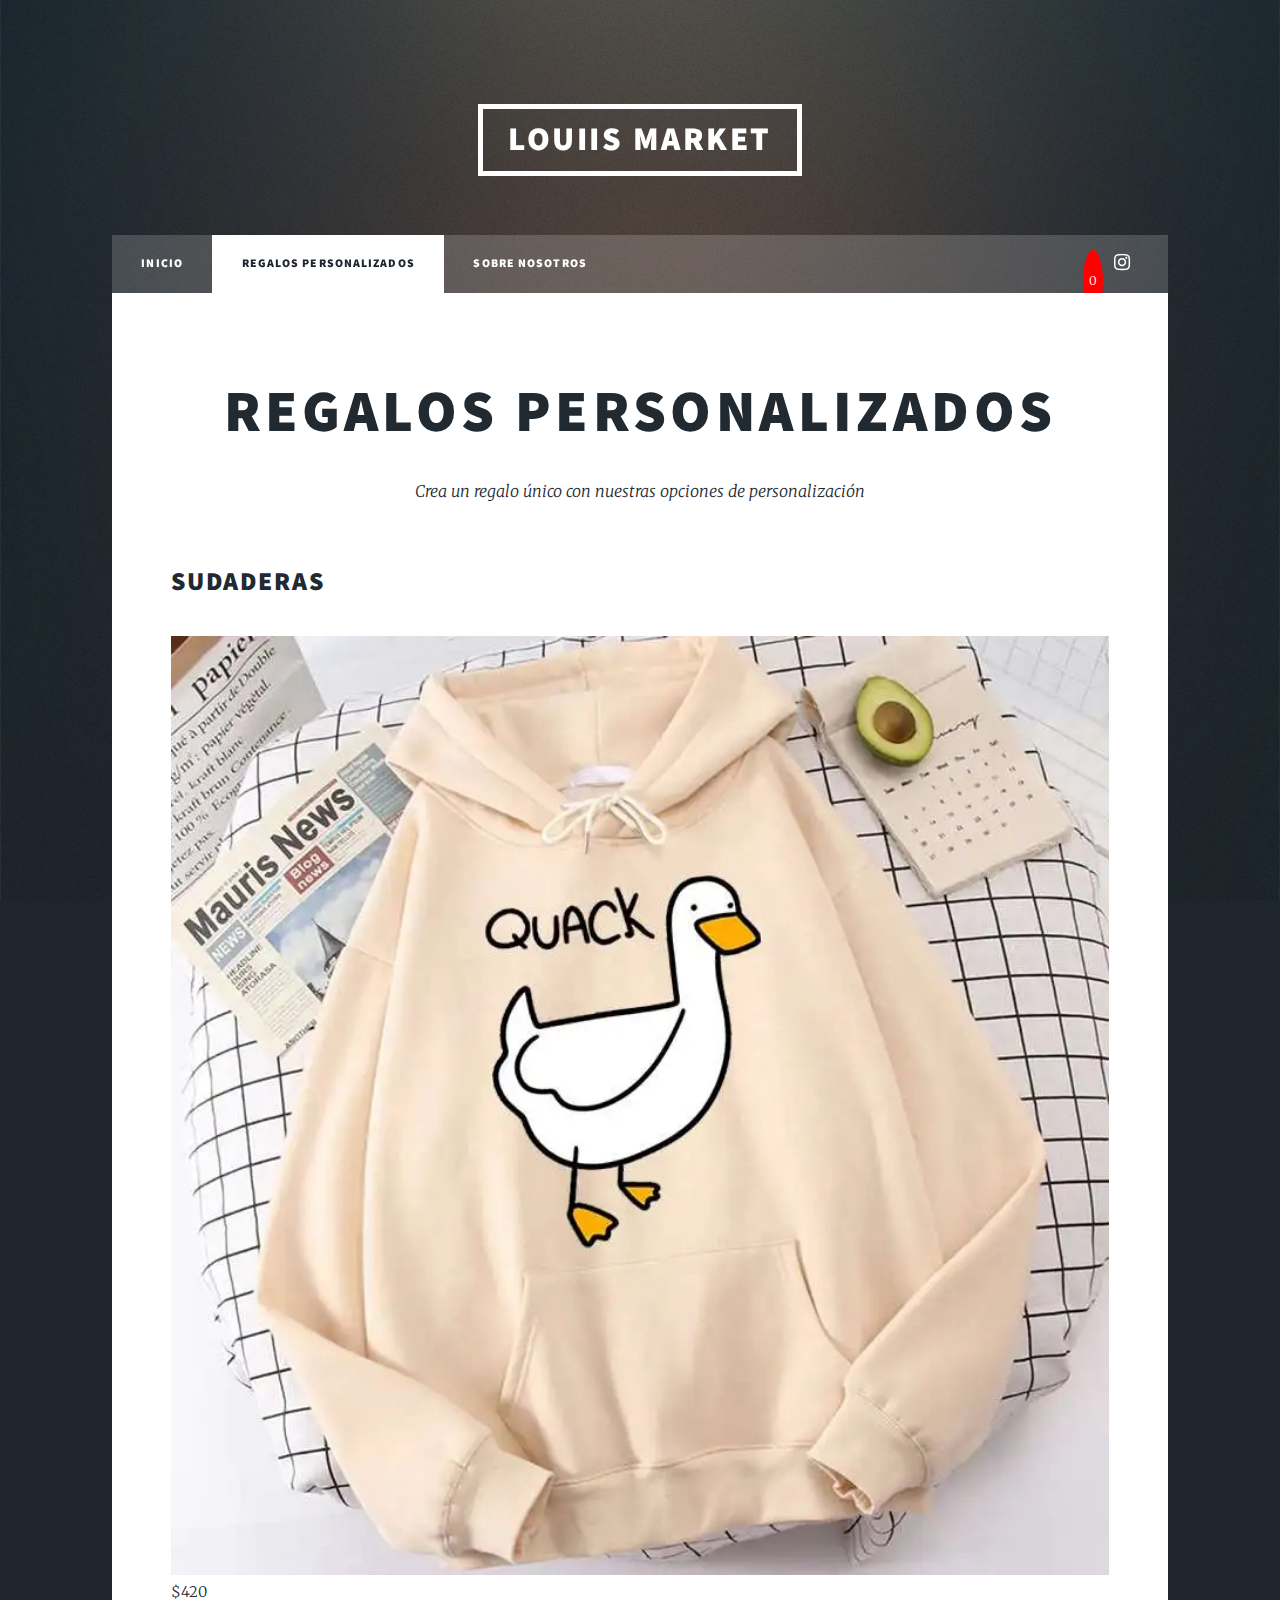
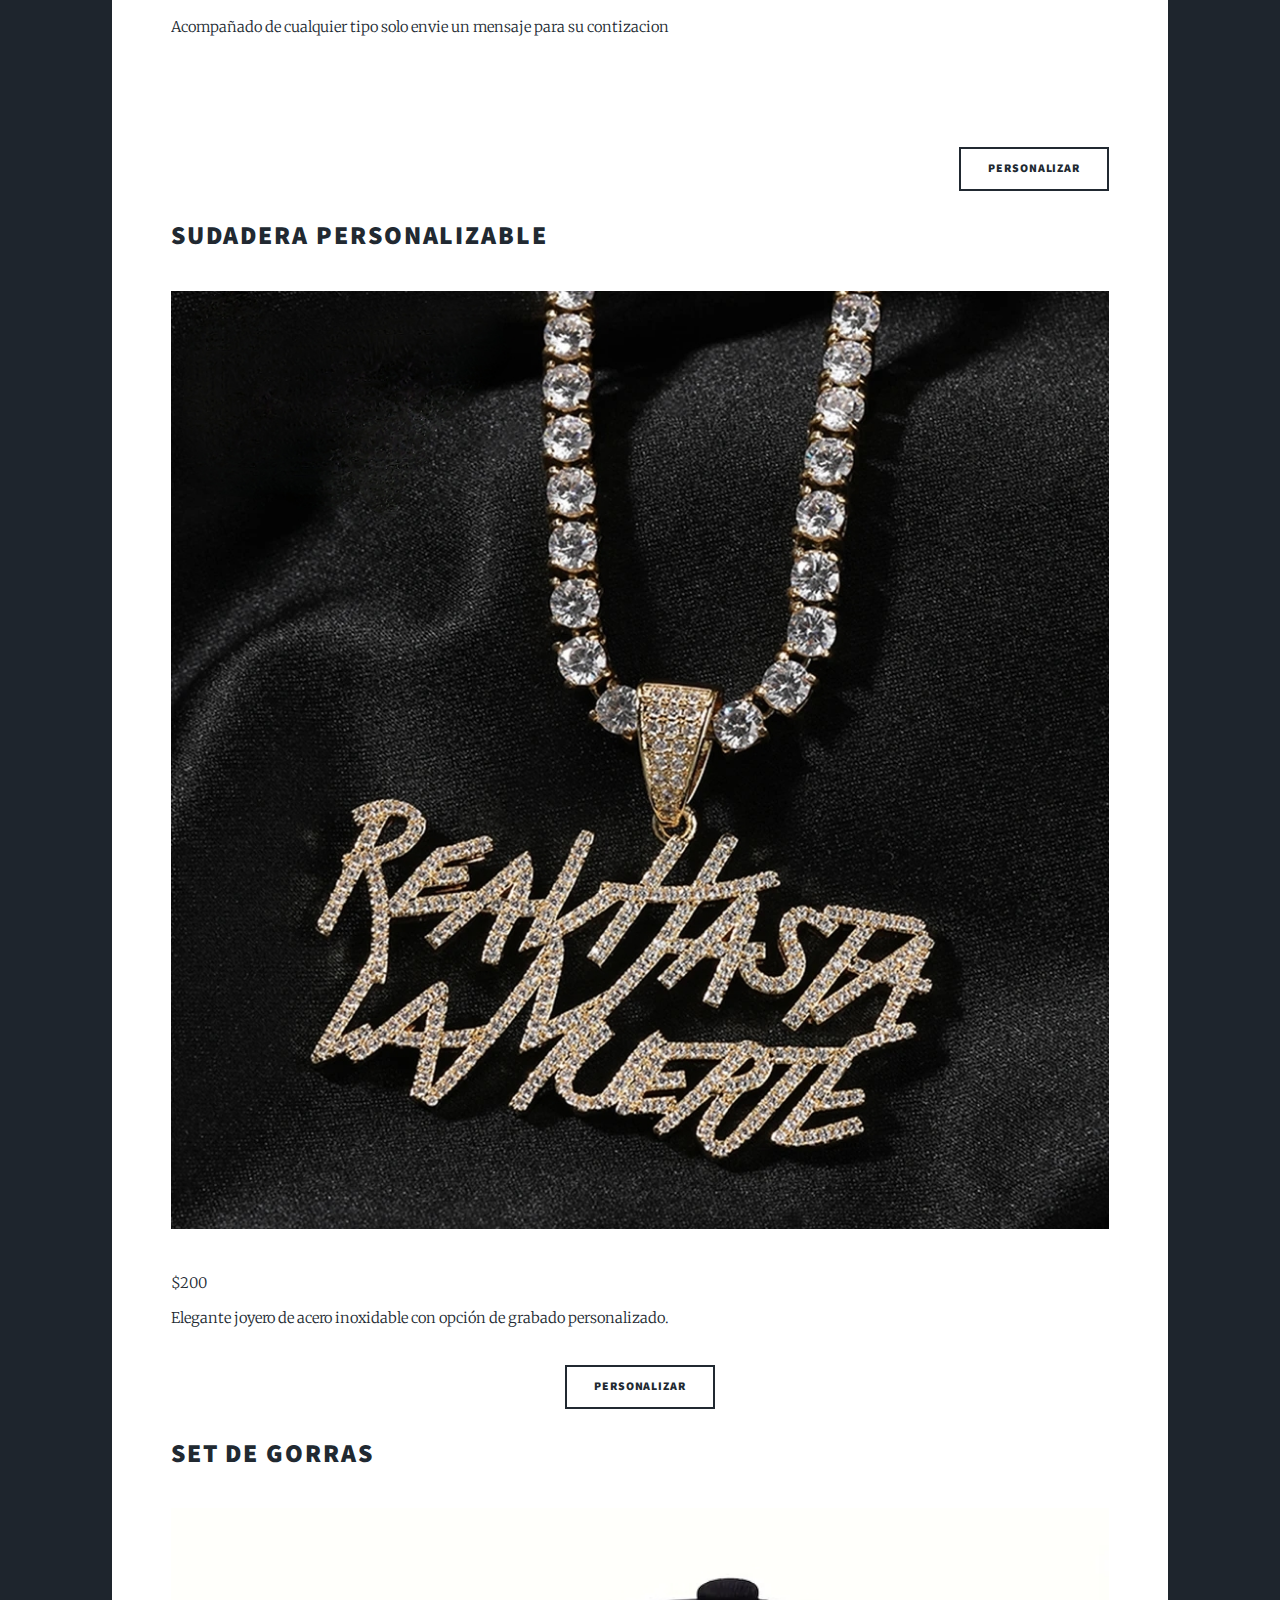
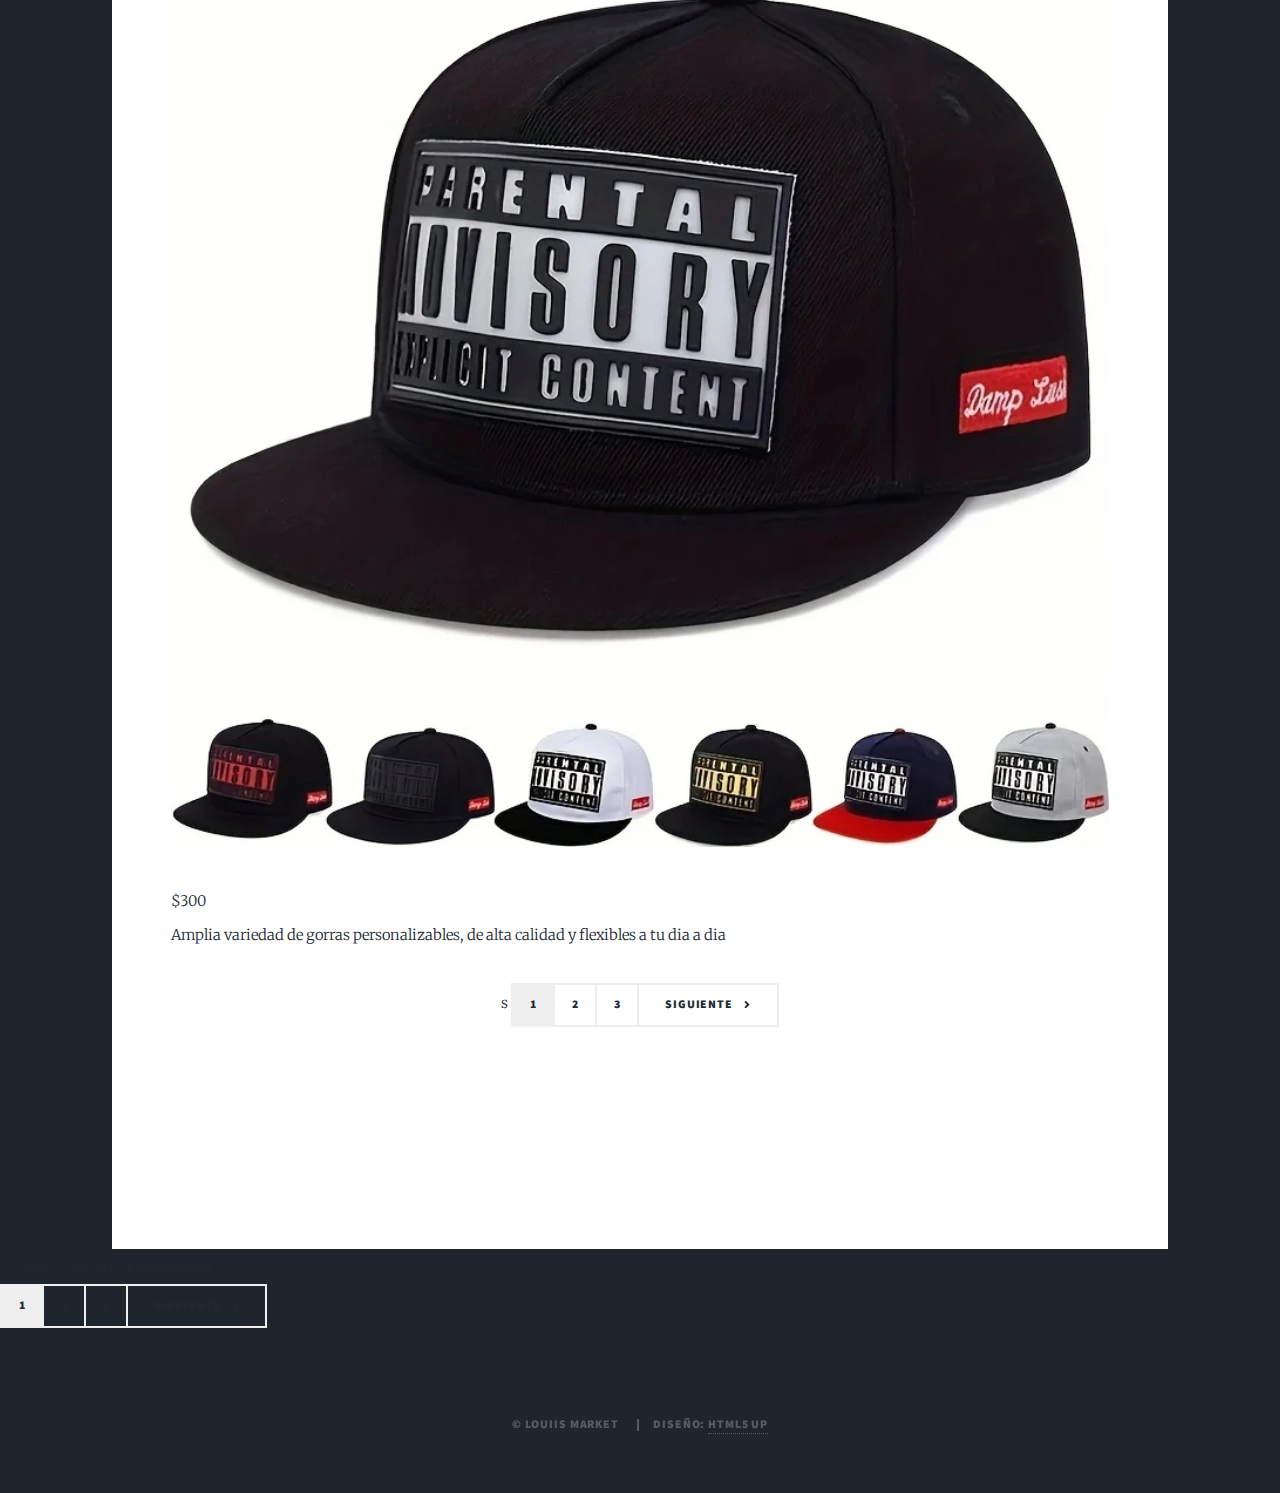
<file: regalos-personalizados.html>
<!DOCTYPE HTML>
<html>

<head>
	<title>Regalos Personalizados - LOUIIS MARKET</title>
	<meta charset="utf-8" />
	<meta name="viewport" content="width=device-width, initial-scale=1, user-scalable=no" />
	<link rel="stylesheet" href="assets/css/main.css" />
	<link rel="icon" href="images/logo-invert.png" type="image/x-icon">

	<noscript>
		<link rel="stylesheet" href="assets/css/noscript.css" />
	</noscript>
</head>

<body class="is-preload">
	<div id="wrapper">
		<header id="header">
			<a href="index.html" class="logo">LOUIIS MARKET</a>
		</header>
		<nav id="nav">
			<ul class="links">
				<li><a href="index.html">Inicio</a></li>
				<li class="active"><a href="regalos-personalizados.html">Regalos Personalizados</a></li>
				<li><a href="sobre-nosotros.html">Sobre Nosotros</a></li>
			</ul>
			<ul class="icons">
				<li><a id="cart-button" class="icon fa-shopping-cart">
						<span id="cart-count">0</span>
				<li><a href="https://www.instagram.com/dtopiast/" class="icon brands alt fa-instagram"><span
							class="label">Instagram</span></a></li>
				</a></li>

			</ul>
		</nav>
		<div id="main">
			<section class="post">
				<header class="major">
					<h1>Regalos Personalizados</h1>
					<p>Crea un regalo único con nuestras opciones de personalización</p>
				</header>
				<div class="posts">

					<article>
						<article>
							<header>
								<h2>Sudaderas</h2>
							</header>
							<a href="#" class="image fit"><img src="images/articles/-333986516-1539158592.jpg"">
								<span class="price">$420</span>

									<p>Acompañado de cualquier tipo solo envie un mensaje para su contizacion</p>
									<ul class=" actions special">
										<li><a href="#" class="button">Personalizar</a></li>
									</ul>
						</article>
						<header>
							<h2>sudadera personalizable</h2>
						</header>
						<a href="#" class="image fit"><img src="images/articles/IMG_20240519_224851.jpg" alt="" /></a>
						<span class="price">$200</span>
						<p>Elegante joyero de acero inoxidable con opción de grabado personalizado.</p>
						<ul class="actions special">
							<li><a href="#" class="button">Personalizar</a></li>
						</ul>
					</article>
					<article>
						<header>
							<h2>Set de gorras</h2>
						</header>
						<a href="#" class="image fit"><img src="images/articles/gorra.jpg" alt="" /></a>
						<span class="price">$300</span>

						<p>Amplia variedad de gorras personalizables, de alta calidad y flexibles a tu dia a dia</p>
						<ul class="actions special">
							<footer>s
								<div class="pagination">
									<a href="#" class="page active">1</a>
									<a href="#" class="page">2</a>
									<a href="#" class="page">3</a>
									<a href="#" class="next">Siguiente</a>
								</div>
							</footer>
				</div>
				<div id="copyright">
					<ul>
						<li>&copy; LOUIIS MARKET</li>
					</ul>
				</div>
		</div>
		<script src="assets/js/jquery.min.js"></script>
		<script src="assets/js/jquery.scrollex.min.js"></script>
		<script src="assets/js/jquery.scrolly.min.js"></script>
		<script src="assets/js/browser.min.js"></script>
		<script src="assets/js/breakpoints.min.js"></script>
		<script src="assets/js/util.js"></script>
		<script src="assets/js/main.js"></script>
		<script src="assets/js/cart.js"></script>


</body>

</html>










































































































































































































































































































































































































































































































































































































































































































































































































































































































































































































































































































































































































































































































































































































































































































































































































































]" class="button">Personalizar</a>

</html>

</ul>
</article>
</div>
</section>
<footer>
	<div class="pagination">
		<a href="#" class="page active">1</a>
		<a href="#" class="page">2</a>
		<a href="#" class="page">3</a>
		<a href="#" class="next">Siguiente</a>
	</div>
</footer>

</div>


<div id="copyright">
	<ul>
		<li>&copy; LOUIIS MARKET</li>
		<li>Diseño: <a href="https://html5up.net">HTML5 UP</a></li>
	</ul>
</div>

</div>

<script src="assets/js/jquery.min.js"></script>
<script src="assets/js/jquery.scrollex.min.js"></script>
<script src="assets/js/jquery.scrolly.min.js"></script>
<script src="assets/js/browser.min.js"></script>
<script src="assets/js/breakpoints.min.js"></script>
<script src="assets/js/util.js"></script>
<script src="assets/js/main.js"></script>
<script src="assets/js/cart.js"></script>


</body>

</html>
</file>
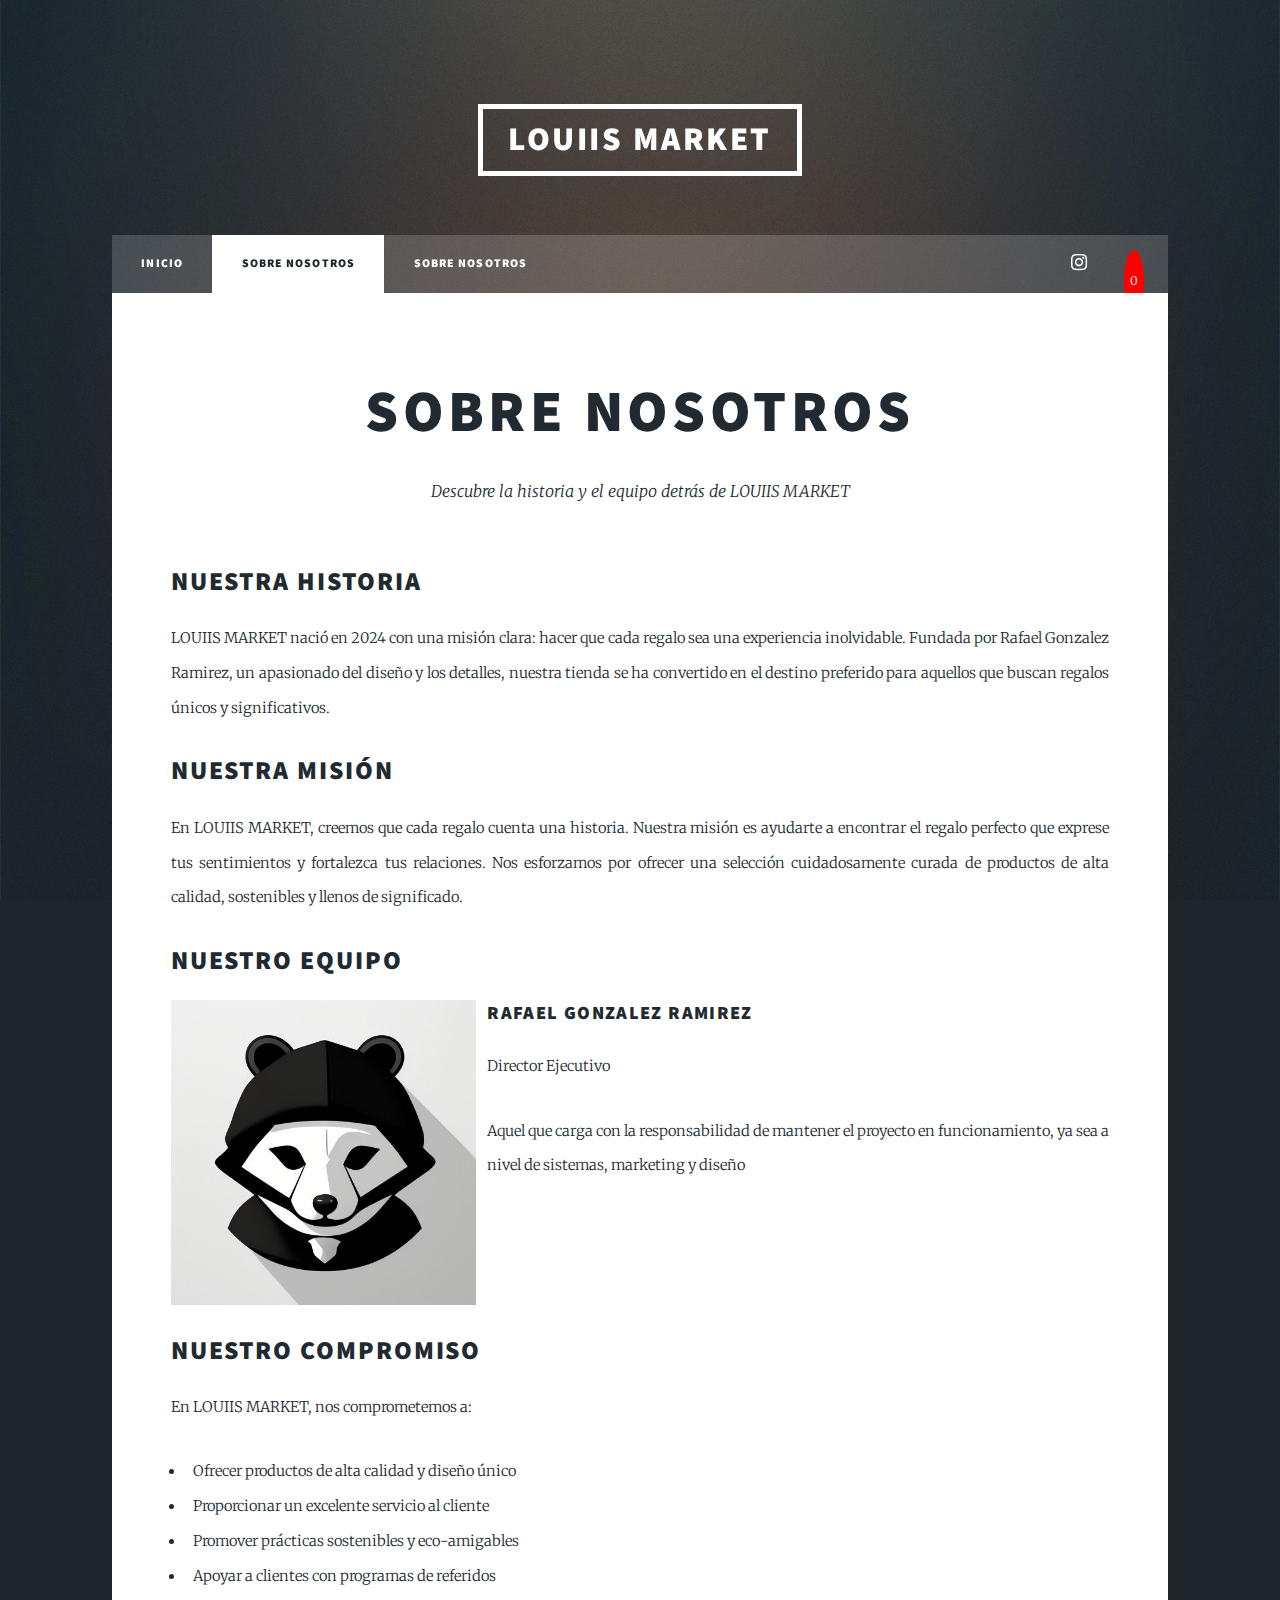
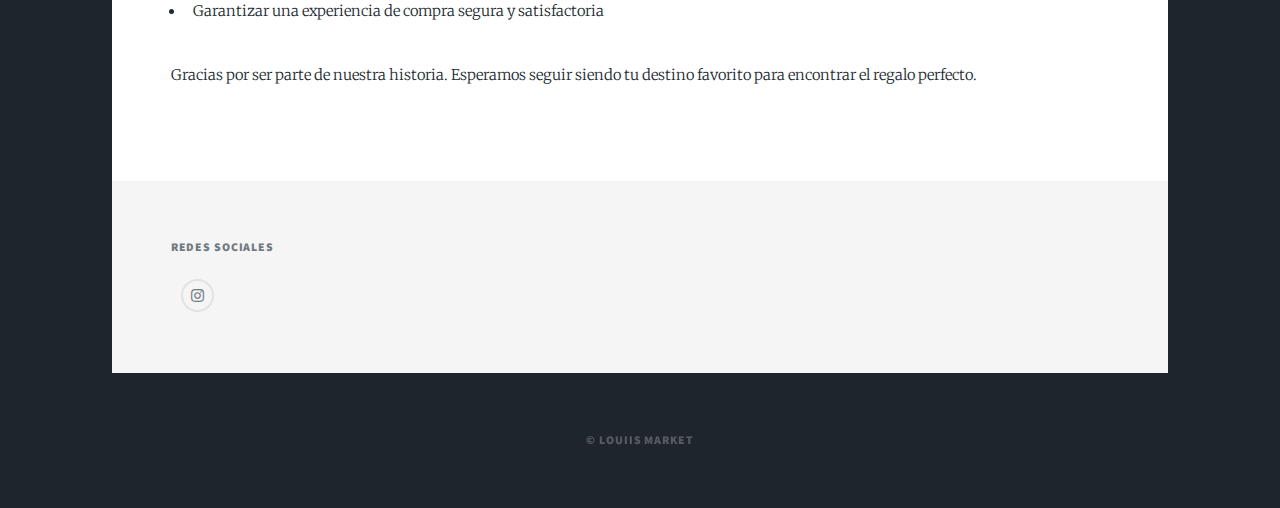
<file: sobre-nosotros.html>
<!DOCTYPE HTML>
<html>
	<head>
		<title>Sobre Nosotros - LOUIIS MARKET</title>
		<meta charset="utf-8" />
		<meta name="viewport" content="width=device-width, initial-scale=1, user-scalable=no" />
		<link rel="stylesheet" href="assets/css/main.css" />
		<link rel="icon" href="images/logo-invert.png" type="image/x-icon">

		<noscript><link rel="stylesheet" href="assets/css/noscript.css" /></noscript>
	</head>
	<body class="is-preload">

		<!-- Wrapper -->
			<div id="wrapper">

				<header id="header">
					<a href="index.html" class="logo">LOUIIS MARKET</a>
				</header>

				<nav id="nav">
					<ul class="links">
						<li><a href="index.html">Inicio</a></li>
						<li class="active"><a href="#"".html">Sobre Nosotros</a></li>
						<li><a href="sobre-nosotros.html">Sobre Nosotros</a></li>
					</ul>
					<ul class="icons">
						

						<li><a href="https://www.instagram.com/dtopiast/" class="icon brands alt fa-instagram"><span class="label">Instagram</span></a></li>
						</a></li>
						<li><a id="cart-button" class="icon fa-shopping-cart">
							<span id="cart-count">0</span></a>
						
					</ul>
					</nav>

				<!-- Main -->
					<div id="main">

						<!-- Post -->
							<section class="post">
								<header class="major">
									<h1>Sobre Nosotros</h1>
									<p>Descubre la historia y el equipo detrás de LOUIIS MARKET</p>
								</header>

								<h2>Nuestra Historia</h2>
								<p>LOUIIS MARKET nació en 2024 con una misión clara: hacer que cada regalo sea una experiencia inolvidable. Fundada por Rafael Gonzalez Ramirez, un apasionado del diseño y los detalles, nuestra tienda se ha convertido en el destino preferido para aquellos que buscan regalos únicos y significativos.</p>

								<h2>Nuestra Misión</h2>
								<p>En LOUIIS MARKET, creemos que cada regalo cuenta una historia. Nuestra misión es ayudarte a encontrar el regalo perfecto que exprese tus sentimientos y fortalezca tus relaciones. Nos esforzamos por ofrecer una selección cuidadosamente curada de productos de alta calidad, sostenibles y llenos de significado.</p>

								<h2>Nuestro Equipo</h2>
								<div class="box alt">
									
									
									<div class="row gtr-50 gtr-uniform">
										<div class="col-4"><span class="image fit"><img src="images/director.jpg" alt="" /></span></div>
										<div class="col-8">
											<h3>Rafael Gonzalez Ramirez</h3>
											<p>Director Ejecutivo</p>
											<p>Aquel que carga con la responsabilidad de mantener el proyecto en funcionamiento, ya sea a nivel de sistemas, marketing y diseño</p>
										</div>
									</div>
								</div>

								<h2>Nuestro Compromiso</h2>
								<p>En LOUIIS MARKET, nos comprometemos a:</p>
								<ul>
									<li>Ofrecer productos de alta calidad y diseño único</li>
									<li>Proporcionar un excelente servicio al cliente</li>
									<li>Promover prácticas sostenibles y eco-amigables</li>
									<li>Apoyar a clientes con programas de referidos</li>
									<li>Garantizar una experiencia de compra segura y satisfactoria</li>
								</ul>

								<p>Gracias por ser parte de nuestra historia. Esperamos seguir siendo tu destino favorito para encontrar el regalo perfecto.</p>
							</section>

					</div>

				<!-- Footer -->
					<footer id="footer">
						
						
							<section>
								<h3>Redes Sociales</h3>
								<ul class="icons alt">
									<li><a href="https://www.facebook.com/louiis.market/" class="icon brands alt fa-facebook-f"><span class="label">Facebook</span></a></li>
									<li><a href="https://www.instagram.com/dtopiast/" class="icon brands alt fa-instagram"><span class="label">Instagram</span></a></li>
								</ul>
							</section>
						</section>
					</footer>
				
				<!-- Copyright -->
				<div id="copyright">
					<ul><li>&copy; LOUIIS MARKET</li></ul>
				</div>

			</div>

		<!-- Scripts -->
			<script src="assets/js/jquery.min.js"></script>
			<script src="assets/js/jquery.scrollex.min.js"></script>
			<script src="assets/js/jquery.scrolly.min.js"></script>
			<script src="assets/js/browser.min.js"></script>
			<script src="assets/js/breakpoints.min.js"></script>
			<script src="assets/js/util.js"></script>
			<script src="assets/js/main.js"></script>

	</body>
</html>
</file>
<file: assets/css/main.css>
@import url(fontawesome-all.min.css);
@import url("https://fonts.googleapis.com/css?family=Merriweather:300,700,300italic,700italic|Source+Sans+Pro:900");

/*
	Massively by HTML5 UP
	html5up.net | @ajlkn
	Free for personal and commercial use under the CCA 3.0 license (html5up.net/license)
*/

html, body, div, span, applet, object,
iframe, h1, h2, h3, h4, h5, h6, p, blockquote,
pre, a, abbr, acronym, address, big, cite,
code, del, dfn, em, img, ins, kbd, q, s, samp,
small, strike, strong, sub, sup, tt, var, b,
u, i, center, dl, dt, dd, ol, ul, li, fieldset,
form, label, legend, table, caption, tbody,
tfoot, thead, tr, th, td, article, aside,
canvas, details, embed, figure, figcaption,
footer, header, hgroup, menu, nav, output, ruby,
section, summary, time, mark, audio, video {
	margin: 0;
	padding: 0;
	border: 0;
	font-size: 100%;
	font: inherit;
	vertical-align: baseline;}

article, aside, details, figcaption, figure,
footer, header, hgroup, menu, nav, section {
	display: block;}

body {
	line-height: 1;
}

ol, ul {
	list-style: none;
}

blockquote, q {
	quotes: none;
}

	blockquote:before, blockquote:after, q:before, q:after {
		content: '';
		content: none;
	}

table {
	border-collapse: collapse;
	border-spacing: 0;
}

body {
	-webkit-text-size-adjust: none;
}

mark {
	background-color: transparent;
	color: inherit;
}

input::-moz-focus-inner {
	border: 0;
	padding: 0;
}

input, select, textarea {
	-moz-appearance: none;
	-webkit-appearance: none;
	-ms-appearance: none;
	appearance: none;
}

/* Basic */

	@-ms-viewport {
		width: device-width;
	}

	body {
		-ms-overflow-style: scrollbar;
	}

	@media screen and (max-width: 480px) {

		html, body {
			min-width: 320px;
		}

	}

	html {
		box-sizing: border-box;
	}

	*, *:before, *:after {
		box-sizing: inherit;
	}

	body {
		background-color: #1e252d;
	}

		body.is-preload *, body.is-preload *:before, body.is-preload *:after {
			-moz-animation: none !important;
			-webkit-animation: none !important;
			-ms-animation: none !important;
			animation: none !important;
			-moz-transition: none !important;
			-webkit-transition: none !important;
			-ms-transition: none !important;
			transition: none !important;
		}

/* Type */

	html {
		font-size: 16pt;
	}

		@media screen and (max-width: 1680px) {

			html {
				font-size: 12pt;
			}

		}

		@media screen and (max-width: 1280px) {

			html {
				font-size: 11pt;
			}

		}

		@media screen and (max-width: 360px) {

			html {
				font-size: 10pt;
			}

		}

	body {
		color: #212931;
	}

	body, input, select, textarea {
		font-family: "Merriweather", Georgia, serif;
		font-weight: 300;
		font-size: 1rem;
		line-height: 2.375;
	}

	a {
		-moz-transition: color 0.2s ease-in-out, background-color 0.2s ease-in-out, border-color 0.2s ease-in-out, box-shadow 0.2s ease-in-out;
		-webkit-transition: color 0.2s ease-in-out, background-color 0.2s ease-in-out, border-color 0.2s ease-in-out, box-shadow 0.2s ease-in-out;
		-ms-transition: color 0.2s ease-in-out, background-color 0.2s ease-in-out, border-color 0.2s ease-in-out, box-shadow 0.2s ease-in-out;
		transition: color 0.2s ease-in-out, background-color 0.2s ease-in-out, border-color 0.2s ease-in-out, box-shadow 0.2s ease-in-out;
		border-bottom: dotted 1px;
		text-decoration: none;
	}

		a:hover {
			border-bottom-color: transparent;
		}

	strong, b {
		font-weight: 600;
	}

	em, i {
		font-style: italic;
	}

	p {
		text-align: justify;
		margin: 0 0 2rem 0;
	}

	h1, h2, h3, h4, h5, h6 {
		font-family: "Source Sans Pro", Helvetica, sans-serif;
		font-weight: 900;
		line-height: 1.5;
		letter-spacing: 0.075em;
		text-transform: uppercase;
		margin: 0 0 1rem 0;
	}

		h1 a, h2 a, h3 a, h4 a, h5 a, h6 a {
			border-bottom: 0;
			color: inherit;
			text-decoration: none;
		}

	h1 {
		font-size: 4rem;
		line-height: 1.1;
		margin: 0 0 2rem 0;
	}

	h2 {
		font-size: 1.75rem;
		line-height: 1.3;
		margin: 0 0 1.5rem 0;
	}

	h3 {
		font-size: 1.25rem;
		margin: 0 0 1.5rem 0;
	}

	h4 {
		font-size: 1rem;
	}

	h5 {
		font-size: 0.9rem;
	}

	h6 {
		font-size: 0.8rem;
	}

	sub {
		font-size: 0.8rem;
		position: relative;
		top: 0.5rem;
	}

	sup {
		font-size: 0.8rem;
		position: relative;
		top: -0.5rem;
	}

	blockquote {
		border-left: solid 4px;
		font-style: italic;
		margin: 0 0 2rem 0;
		padding: 0.5rem 0 0.5rem 2rem;
	}

	code {
		border: solid 2px;
		font-family: "Courier New", monospace;
		font-size: 0.9rem;
		margin: 0 0.25rem;
		padding: 0.25rem 0.65rem;
	}

	pre {
		-webkit-overflow-scrolling: touch;
		font-family: "Courier New", monospace;
		font-size: 0.9rem;
		margin: 0 0 2rem 0;
	}

		pre code {
			display: block;
			line-height: 1.75;
			padding: 1rem 1.5rem;
			overflow-x: auto;
		}

	hr {
		border: 0;
		border-bottom: solid 2px;
		margin: 3rem 0;
	}

		hr.major {
			margin: 5rem 0;
		}

	.align-left {
		text-align: left;
	}

	.align-center {
		text-align: center;
	}

	.align-right {
		text-align: right;
	}

	input, select, textarea {
		color: #212931;
	}

	a {
		color: #212931;
		border-bottom-color: rgba(33, 41, 49, 0.5);
	}

		a:hover {
			border-bottom-color: transparent;
			color: #18bfef !important;
		}

	strong, b {
		color: #212931;
	}

	h1, h2, h3, h4, h5, h6 {
		color: #212931;
	}

	blockquote {
		border-left-color: #eeeeee;
	}

	code {
		background: rgba(220, 220, 220, 0.25);
		border-color: #eeeeee;
	}

	hr {
		border-bottom-color: #eeeeee;
	}
	#cart-count {
		background-color: red;
		color: white;
		border-radius: 50%;
		padding: 2px 6px;
		font-size: 12px;
		position: absolute;
		top: -5px;
		right: -5px;
	}
	
	#cart-count {
		background-color: red;
		color: white;
		border-radius: 50%;
		padding: 2px 6px;
		font-size: 12px;
		position: absolute;
		top: -5px;
		right: -5px;
	}
	
	.cart-item {
		display: flex;
		justify-content: space-between;
		align-self: flex-end;
		align-items: center;
		margin-bottom: 10px;
		padding-bottom: 10px;
		border-bottom: 1px solid #eee;
	}
	
	.cart-item-info {
		flex-grow: 1;
	}
	
	.cart-item-actions {
		display: flex;
		align-items: center;
	}
	
	.cart-item-actions button {
		background: none;
		border: none;
		font-size: 18px;
		cursor: pointer;
		padding: 0 5px;
	}
	
	.cart-item-quantity {
		margin: 0 10px;
	}
	
	@keyframes added-to-cart {
		0% { transform: scale(1); }
		50% { transform: scale(1.2); }
		100% { transform: scale(1); }
	}
	
	.added-to-cart {
		animation: added-to-cart 0.3s ease-in-out;
	}
	
	@keyframes added-to-cart {
		0% { transform: scale(1); }
		50% { transform: scale(1.2); }
		100% { transform: scale(1); }
	}
	
	.added-to-cart {
		animation: added-to-cart 0.3s ease-in-out;
	}
/* Row */

	.row {
		display: flex;
		flex-wrap: wrap;
		box-sizing: border-box;
		align-items: stretch;
	}

		.row > * {
			box-sizing: border-box;
		}

		.row.gtr-uniform > * > :last-child {
			margin-bottom: 0;
		}

		.row.aln-left {
			justify-content: flex-start;
		}

		.row.aln-center {
			justify-content: center;
		}

		.row.aln-right {
			justify-content: flex-end;
		}

		.row.aln-top {
			align-items: flex-start;
		}

		.row.aln-middle {
			align-items: center;
		}

		.row.aln-bottom {
			align-items: flex-end;
		}

		.row > .imp {
			order: -1;
		}

		.row > .col-1 {
			width: 8.33333%;
		}

		.row > .off-1 {
			margin-left: 8.33333%;
		}

		.row > .col-2 {
			width: 16.66667%;
		}

		.row > .off-2 {
			margin-left: 16.66667%;
		}

		.row > .col-3 {
			width: 25%;
		}

		.row > .off-3 {
			margin-left: 25%;
		}

		.row > .col-4 {
			width: 33.33333%;
		}

		.row > .off-4 {
			margin-left: 33.33333%;
		}

		.row > .col-5 {
			width: 41.66667%;
		}

		.row > .off-5 {
			margin-left: 41.66667%;
		}

		.row > .col-6 {
			width: 50%;
		}

		.row > .off-6 {
			margin-left: 50%;
		}

		.row > .col-7 {
			width: 58.33333%;
		}

		.row > .off-7 {
			margin-left: 58.33333%;
		}

		.row > .col-8 {
			width: 66.66667%;
		}

		.row > .off-8 {
			margin-left: 66.66667%;
		}

		.row > .col-9 {
			width: 75%;
		}

		.row > .off-9 {
			margin-left: 75%;
		}

		.row > .col-10 {
			width: 83.33333%;
		}

		.row > .off-10 {
			margin-left: 83.33333%;
		}

		.row > .col-11 {
			width: 91.66667%;
		}

		.row > .off-11 {
			margin-left: 91.66667%;
		}

		.row > .col-12 {
			width: 100%;
		}

		.row > .off-12 {
			margin-left: 100%;
		}

		.row.gtr-0 {
			margin-top: 0;
			margin-left: 0rem;
		}

			.row.gtr-0 > * {
				padding: 0 0 0 0rem;
			}

			.row.gtr-0.gtr-uniform {
				margin-top: 0rem;
			}

				.row.gtr-0.gtr-uniform > * {
					padding-top: 0rem;
				}

		.row.gtr-25 {
			margin-top: 0;
			margin-left: -0.375rem;
		}

			.row.gtr-25 > * {
				padding: 0 0 0 0.375rem;
			}

			.row.gtr-25.gtr-uniform {
				margin-top: -0.375rem;
			}

				.row.gtr-25.gtr-uniform > * {
					padding-top: 0.375rem;
				}

		.row.gtr-50 {
			margin-top: 0;
			margin-left: -0.75rem;
		}

			.row.gtr-50 > * {
				padding: 0 0 0 0.75rem;
			}

			.row.gtr-50.gtr-uniform {
				margin-top: -0.75rem;
			}

				.row.gtr-50.gtr-uniform > * {
					padding-top: 0.75rem;
				}

		.row {
			margin-top: 0;
			margin-left: -1.5rem;
		}

			.row > * {
				padding: 0 0 0 1.5rem;
			}

			.row.gtr-uniform {
				margin-top: -1.5rem;
			}

				.row.gtr-uniform > * {
					padding-top: 1.5rem;
				}

		.row.gtr-150 {
			margin-top: 0;
			margin-left: -2.25rem;
		}

			.row.gtr-150 > * {
				padding: 0 0 0 2.25rem;
			}

			.row.gtr-150.gtr-uniform {
				margin-top: -2.25rem;
			}

				.row.gtr-150.gtr-uniform > * {
					padding-top: 2.25rem;
				}

		.row.gtr-200 {
			margin-top: 0;
			margin-left: -3rem;
		}

			.row.gtr-200 > * {
				padding: 0 0 0 3rem;
			}

			.row.gtr-200.gtr-uniform {
				margin-top: -3rem;
			}

				.row.gtr-200.gtr-uniform > * {
					padding-top: 3rem;
				}

		@media screen and (max-width: 1680px) {

			.row {
				display: flex;
				flex-wrap: wrap;
				box-sizing: border-box;
				align-items: stretch;
			}

				.row > * {
					box-sizing: border-box;
				}

				.row.gtr-uniform > * > :last-child {
					margin-bottom: 0;
				}

				.row.aln-left {
					justify-content: flex-start;
				}

				.row.aln-center {
					justify-content: center;
				}

				.row.aln-right {
					justify-content: flex-end;
				}

				.row.aln-top {
					align-items: flex-start;
				}

				.row.aln-middle {
					align-items: center;
				}

				.row.aln-bottom {
					align-items: flex-end;
				}

				.row > .imp-xlarge {
					order: -1;
				}

				.row > .col-1-xlarge {
					width: 8.33333%;
				}

				.row > .off-1-xlarge {
					margin-left: 8.33333%;
				}

				.row > .col-2-xlarge {
					width: 16.66667%;
				}

				.row > .off-2-xlarge {
					margin-left: 16.66667%;
				}

				.row > .col-3-xlarge {
					width: 25%;
				}

				.row > .off-3-xlarge {
					margin-left: 25%;
				}

				.row > .col-4-xlarge {
					width: 33.33333%;
				}

				.row > .off-4-xlarge {
					margin-left: 33.33333%;
				}

				.row > .col-5-xlarge {
					width: 41.66667%;
				}

				.row > .off-5-xlarge {
					margin-left: 41.66667%;
				}

				.row > .col-6-xlarge {
					width: 50%;
				}

				.row > .off-6-xlarge {
					margin-left: 50%;
				}

				.row > .col-7-xlarge {
					width: 58.33333%;
				}

				.row > .off-7-xlarge {
					margin-left: 58.33333%;
				}

				.row > .col-8-xlarge {
					width: 66.66667%;
				}

				.row > .off-8-xlarge {
					margin-left: 66.66667%;
				}

				.row > .col-9-xlarge {
					width: 75%;
				}

				.row > .off-9-xlarge {
					margin-left: 75%;
				}

				.row > .col-10-xlarge {
					width: 83.33333%;
				}

				.row > .off-10-xlarge {
					margin-left: 83.33333%;
				}

				.row > .col-11-xlarge {
					width: 91.66667%;
				}

				.row > .off-11-xlarge {
					margin-left: 91.66667%;
				}

				.row > .col-12-xlarge {
					width: 100%;
				}

				.row > .off-12-xlarge {
					margin-left: 100%;
				}

				.row.gtr-0 {
					margin-top: 0;
					margin-left: 0rem;
				}

					.row.gtr-0 > * {
						padding: 0 0 0 0rem;
					}

					.row.gtr-0.gtr-uniform {
						margin-top: 0rem;
					}

						.row.gtr-0.gtr-uniform > * {
							padding-top: 0rem;
						}

				.row.gtr-25 {
					margin-top: 0;
					margin-left: -0.375rem;
				}

					.row.gtr-25 > * {
						padding: 0 0 0 0.375rem;
					}

					.row.gtr-25.gtr-uniform {
						margin-top: -0.375rem;
					}

						.row.gtr-25.gtr-uniform > * {
							padding-top: 0.375rem;
						}

				.row.gtr-50 {
					margin-top: 0;
					margin-left: -0.75rem;
				}

					.row.gtr-50 > * {
						padding: 0 0 0 0.75rem;
					}

					.row.gtr-50.gtr-uniform {
						margin-top: -0.75rem;
					}

						.row.gtr-50.gtr-uniform > * {
							padding-top: 0.75rem;
						}

				.row {
					margin-top: 0;
					margin-left: -1.5rem;
				}

					.row > * {
						padding: 0 0 0 1.5rem;
					}

					.row.gtr-uniform {
						margin-top: -1.5rem;
					}

						.row.gtr-uniform > * {
							padding-top: 1.5rem;
						}

				.row.gtr-150 {
					margin-top: 0;
					margin-left: -2.25rem;
				}

					.row.gtr-150 > * {
						padding: 0 0 0 2.25rem;
					}

					.row.gtr-150.gtr-uniform {
						margin-top: -2.25rem;
					}

						.row.gtr-150.gtr-uniform > * {
							padding-top: 2.25rem;
						}

				.row.gtr-200 {
					margin-top: 0;
					margin-left: -3rem;
				}

					.row.gtr-200 > * {
						padding: 0 0 0 3rem;
					}

					.row.gtr-200.gtr-uniform {
						margin-top: -3rem;
					}

						.row.gtr-200.gtr-uniform > * {
							padding-top: 3rem;
						}

		}

		@media screen and (max-width: 1280px) {

			.row {
				display: flex;
				flex-wrap: wrap;
				box-sizing: border-box;
				align-items: stretch;
			}

				.row > * {
					box-sizing: border-box;
				}

				.row.gtr-uniform > * > :last-child {
					margin-bottom: 0;
				}

				.row.aln-left {
					justify-content: flex-start;
				}

				.row.aln-center {
					justify-content: center;
				}

				.row.aln-right {
					justify-content: flex-end;
				}

				.row.aln-top {
					align-items: flex-start;
				}

				.row.aln-middle {
					align-items: center;
				}

				.row.aln-bottom {
					align-items: flex-end;
				}

				.row > .imp-large {
					order: -1;
				}

				.row > .col-1-large {
					width: 8.33333%;
				}

				.row > .off-1-large {
					margin-left: 8.33333%;
				}

				.row > .col-2-large {
					width: 16.66667%;
				}

				.row > .off-2-large {
					margin-left: 16.66667%;
				}

				.row > .col-3-large {
					width: 25%;
				}

				.row > .off-3-large {
					margin-left: 25%;
				}

				.row > .col-4-large {
					width: 33.33333%;
				}

				.row > .off-4-large {
					margin-left: 33.33333%;
				}

				.row > .col-5-large {
					width: 41.66667%;
				}

				.row > .off-5-large {
					margin-left: 41.66667%;
				}

				.row > .col-6-large {
					width: 50%;
				}

				.row > .off-6-large {
					margin-left: 50%;
				}

				.row > .col-7-large {
					width: 58.33333%;
				}

				.row > .off-7-large {
					margin-left: 58.33333%;
				}

				.row > .col-8-large {
					width: 66.66667%;
				}

				.row > .off-8-large {
					margin-left: 66.66667%;
				}

				.row > .col-9-large {
					width: 75%;
				}

				.row > .off-9-large {
					margin-left: 75%;
				}

				.row > .col-10-large {
					width: 83.33333%;
				}

				.row > .off-10-large {
					margin-left: 83.33333%;
				}

				.row > .col-11-large {
					width: 91.66667%;
				}

				.row > .off-11-large {
					margin-left: 91.66667%;
				}

				.row > .col-12-large {
					width: 100%;
				}

				.row > .off-12-large {
					margin-left: 100%;
				}

				.row.gtr-0 {
					margin-top: 0;
					margin-left: 0rem;
				}

					.row.gtr-0 > * {
						padding: 0 0 0 0rem;
					}

					.row.gtr-0.gtr-uniform {
						margin-top: 0rem;
					}

						.row.gtr-0.gtr-uniform > * {
							padding-top: 0rem;
						}

				.row.gtr-25 {
					margin-top: 0;
					margin-left: -0.375rem;
				}

					.row.gtr-25 > * {
						padding: 0 0 0 0.375rem;
					}

					.row.gtr-25.gtr-uniform {
						margin-top: -0.375rem;
					}

						.row.gtr-25.gtr-uniform > * {
							padding-top: 0.375rem;
						}

				.row.gtr-50 {
					margin-top: 0;
					margin-left: -0.75rem;
				}

					.row.gtr-50 > * {
						padding: 0 0 0 0.75rem;
					}

					.row.gtr-50.gtr-uniform {
						margin-top: -0.75rem;
					}

						.row.gtr-50.gtr-uniform > * {
							padding-top: 0.75rem;
						}

				.row {
					margin-top: 0;
					margin-left: -1.5rem;
				}

					.row > * {
						padding: 0 0 0 1.5rem;
					}

					.row.gtr-uniform {
						margin-top: -1.5rem;
					}

						.row.gtr-uniform > * {
							padding-top: 1.5rem;
						}

				.row.gtr-150 {
					margin-top: 0;
					margin-left: -2.25rem;
				}

					.row.gtr-150 > * {
						padding: 0 0 0 2.25rem;
					}

					.row.gtr-150.gtr-uniform {
						margin-top: -2.25rem;
					}

						.row.gtr-150.gtr-uniform > * {
							padding-top: 2.25rem;
						}

				.row.gtr-200 {
					margin-top: 0;
					margin-left: -3rem;
				}

					.row.gtr-200 > * {
						padding: 0 0 0 3rem;
					}

					.row.gtr-200.gtr-uniform {
						margin-top: -3rem;
					}

						.row.gtr-200.gtr-uniform > * {
							padding-top: 3rem;
						}

		}

		@media screen and (max-width: 980px) {

			.row {
				display: flex;
				flex-wrap: wrap;
				box-sizing: border-box;
				align-items: stretch;
			}

				.row > * {
					box-sizing: border-box;
				}

				.row.gtr-uniform > * > :last-child {
					margin-bottom: 0;
				}

				.row.aln-left {
					justify-content: flex-start;
				}

				.row.aln-center {
					justify-content: center;
				}

				.row.aln-right {
					justify-content: flex-end;
				}

				.row.aln-top {
					align-items: flex-start;
				}

				.row.aln-middle {
					align-items: center;
				}

				.row.aln-bottom {
					align-items: flex-end;
				}

				.row > .imp-medium {
					order: -1;
				}

				.row > .col-1-medium {
					width: 8.33333%;
				}

				.row > .off-1-medium {
					margin-left: 8.33333%;
				}

				.row > .col-2-medium {
					width: 16.66667%;
				}

				.row > .off-2-medium {
					margin-left: 16.66667%;
				}

				.row > .col-3-medium {
					width: 25%;
				}

				.row > .off-3-medium {
					margin-left: 25%;
				}

				.row > .col-4-medium {
					width: 33.33333%;
				}

				.row > .off-4-medium {
					margin-left: 33.33333%;
				}

				.row > .col-5-medium {
					width: 41.66667%;
				}

				.row > .off-5-medium {
					margin-left: 41.66667%;
				}

				.row > .col-6-medium {
					width: 50%;
				}

				.row > .off-6-medium {
					margin-left: 50%;
				}

				.row > .col-7-medium {
					width: 58.33333%;
				}

				.row > .off-7-medium {
					margin-left: 58.33333%;
				}

				.row > .col-8-medium {
					width: 66.66667%;
				}

				.row > .off-8-medium {
					margin-left: 66.66667%;
				}

				.row > .col-9-medium {
					width: 75%;
				}

				.row > .off-9-medium {
					margin-left: 75%;
				}

				.row > .col-10-medium {
					width: 83.33333%;
				}

				.row > .off-10-medium {
					margin-left: 83.33333%;
				}

				.row > .col-11-medium {
					width: 91.66667%;
				}

				.row > .off-11-medium {
					margin-left: 91.66667%;
				}

				.row > .col-12-medium {
					width: 100%;
				}

				.row > .off-12-medium {
					margin-left: 100%;
				}

				.row.gtr-0 {
					margin-top: 0;
					margin-left: 0rem;
				}

					.row.gtr-0 > * {
						padding: 0 0 0 0rem;
					}

					.row.gtr-0.gtr-uniform {
						margin-top: 0rem;
					}

						.row.gtr-0.gtr-uniform > * {
							padding-top: 0rem;
						}

				.row.gtr-25 {
					margin-top: 0;
					margin-left: -0.375rem;
				}

					.row.gtr-25 > * {
						padding: 0 0 0 0.375rem;
					}

					.row.gtr-25.gtr-uniform {
						margin-top: -0.375rem;
					}

						.row.gtr-25.gtr-uniform > * {
							padding-top: 0.375rem;
						}

				.row.gtr-50 {
					margin-top: 0;
					margin-left: -0.75rem;
				}

					.row.gtr-50 > * {
						padding: 0 0 0 0.75rem;
					}

					.row.gtr-50.gtr-uniform {
						margin-top: -0.75rem;
					}

						.row.gtr-50.gtr-uniform > * {
							padding-top: 0.75rem;
						}

				.row {
					margin-top: 0;
					margin-left: -1.5rem;
				}

					.row > * {
						padding: 0 0 0 1.5rem;
					}

					.row.gtr-uniform {
						margin-top: -1.5rem;
					}

						.row.gtr-uniform > * {
							padding-top: 1.5rem;
						}

				.row.gtr-150 {
					margin-top: 0;
					margin-left: -2.25rem;
				}

					.row.gtr-150 > * {
						padding: 0 0 0 2.25rem;
					}

					.row.gtr-150.gtr-uniform {
						margin-top: -2.25rem;
					}

						.row.gtr-150.gtr-uniform > * {
							padding-top: 2.25rem;
						}

				.row.gtr-200 {
					margin-top: 0;
					margin-left: -3rem;
				}

					.row.gtr-200 > * {
						padding: 0 0 0 3rem;
					}

					.row.gtr-200.gtr-uniform {
						margin-top: -3rem;
					}

						.row.gtr-200.gtr-uniform > * {
							padding-top: 3rem;
						}

		}

		@media screen and (max-width: 736px) {

			.row {
				display: flex;
				flex-wrap: wrap;
				box-sizing: border-box;
				align-items: stretch;
			}

				.row > * {
					box-sizing: border-box;
				}

				.row.gtr-uniform > * > :last-child {
					margin-bottom: 0;
				}

				.row.aln-left {
					justify-content: flex-start;
				}

				.row.aln-center {
					justify-content: center;
				}

				.row.aln-right {
					justify-content: flex-end;
				}

				.row.aln-top {
					align-items: flex-start;
				}

				.row.aln-middle {
					align-items: center;
				}

				.row.aln-bottom {
					align-items: flex-end;
				}

				.row > .imp-small {
					order: -1;
				}

				.row > .col-1-small {
					width: 8.33333%;
				}

				.row > .off-1-small {
					margin-left: 8.33333%;
				}

				.row > .col-2-small {
					width: 16.66667%;
				}

				.row > .off-2-small {
					margin-left: 16.66667%;
				}

				.row > .col-3-small {
					width: 25%;
				}

				.row > .off-3-small {
					margin-left: 25%;
				}

				.row > .col-4-small {
					width: 33.33333%;
				}

				.row > .off-4-small {
					margin-left: 33.33333%;
				}

				.row > .col-5-small {
					width: 41.66667%;
				}

				.row > .off-5-small {
					margin-left: 41.66667%;
				}

				.row > .col-6-small {
					width: 50%;
				}

				.row > .off-6-small {
					margin-left: 50%;
				}

				.row > .col-7-small {
					width: 58.33333%;
				}

				.row > .off-7-small {
					margin-left: 58.33333%;
				}

				.row > .col-8-small {
					width: 66.66667%;
				}

				.row > .off-8-small {
					margin-left: 66.66667%;
				}

				.row > .col-9-small {
					width: 75%;
				}

				.row > .off-9-small {
					margin-left: 75%;
				}

				.row > .col-10-small {
					width: 83.33333%;
				}

				.row > .off-10-small {
					margin-left: 83.33333%;
				}

				.row > .col-11-small {
					width: 91.66667%;
				}

				.row > .off-11-small {
					margin-left: 91.66667%;
				}

				.row > .col-12-small {
					width: 100%;
				}

				.row > .off-12-small {
					margin-left: 100%;
				}

				.row.gtr-0 {
					margin-top: 0;
					margin-left: 0rem;
				}

					.row.gtr-0 > * {
						padding: 0 0 0 0rem;
					}

					.row.gtr-0.gtr-uniform {
						margin-top: 0rem;
					}

						.row.gtr-0.gtr-uniform > * {
							padding-top: 0rem;
						}

				.row.gtr-25 {
					margin-top: 0;
					margin-left: -0.375rem;
				}

					.row.gtr-25 > * {
						padding: 0 0 0 0.375rem;
					}

					.row.gtr-25.gtr-uniform {
						margin-top: -0.375rem;
					}

						.row.gtr-25.gtr-uniform > * {
							padding-top: 0.375rem;
						}

				.row.gtr-50 {
					margin-top: 0;
					margin-left: -0.75rem;
				}

					.row.gtr-50 > * {
						padding: 0 0 0 0.75rem;
					}

					.row.gtr-50.gtr-uniform {
						margin-top: -0.75rem;
					}

						.row.gtr-50.gtr-uniform > * {
							padding-top: 0.75rem;
						}

				.row {
					margin-top: 0;
					margin-left: -1.5rem;
				}

					.row > * {
						padding: 0 0 0 1.5rem;
					}

					.row.gtr-uniform {
						margin-top: -1.5rem;
					}

						.row.gtr-uniform > * {
							padding-top: 1.5rem;
						}

				.row.gtr-150 {
					margin-top: 0;
					margin-left: -2.25rem;
				}

					.row.gtr-150 > * {
						padding: 0 0 0 2.25rem;
					}

					.row.gtr-150.gtr-uniform {
						margin-top: -2.25rem;
					}

						.row.gtr-150.gtr-uniform > * {
							padding-top: 2.25rem;
						}

				.row.gtr-200 {
					margin-top: 0;
					margin-left: -3rem;
				}

					.row.gtr-200 > * {
						padding: 0 0 0 3rem;
					}

					.row.gtr-200.gtr-uniform {
						margin-top: -3rem;
					}

						.row.gtr-200.gtr-uniform > * {
							padding-top: 3rem;
						}

		}

		@media screen and (max-width: 480px) {

			.row {
				display: flex;
				flex-wrap: wrap;
				box-sizing: border-box;
				align-items: stretch;
			}

				.row > * {
					box-sizing: border-box;
				}

				.row.gtr-uniform > * > :last-child {
					margin-bottom: 0;
				}

				.row.aln-left {
					justify-content: flex-start;
				}

				.row.aln-center {
					justify-content: center;
				}

				.row.aln-right {
					justify-content: flex-end;
				}

				.row.aln-top {
					align-items: flex-start;
				}

				.row.aln-middle {
					align-items: center;
				}

				.row.aln-bottom {
					align-items: flex-end;
				}

				.row > .imp-xsmall {
					order: -1;
				}

				.row > .col-1-xsmall {
					width: 8.33333%;
				}

				.row > .off-1-xsmall {
					margin-left: 8.33333%;
				}

				.row > .col-2-xsmall {
					width: 16.66667%;
				}

				.row > .off-2-xsmall {
					margin-left: 16.66667%;
				}

				.row > .col-3-xsmall {
					width: 25%;
				}

				.row > .off-3-xsmall {
					margin-left: 25%;
				}

				.row > .col-4-xsmall {
					width: 33.33333%;
				}

				.row > .off-4-xsmall {
					margin-left: 33.33333%;
				}

				.row > .col-5-xsmall {
					width: 41.66667%;
				}

				.row > .off-5-xsmall {
					margin-left: 41.66667%;
				}

				.row > .col-6-xsmall {
					width: 50%;
				}

				.row > .off-6-xsmall {
					margin-left: 50%;
				}

				.row > .col-7-xsmall {
					width: 58.33333%;
				}

				.row > .off-7-xsmall {
					margin-left: 58.33333%;
				}

				.row > .col-8-xsmall {
					width: 66.66667%;
				}

				.row > .off-8-xsmall {
					margin-left: 66.66667%;
				}

				.row > .col-9-xsmall {
					width: 75%;
				}

				.row > .off-9-xsmall {
					margin-left: 75%;
				}

				.row > .col-10-xsmall {
					width: 83.33333%;
				}

				.row > .off-10-xsmall {
					margin-left: 83.33333%;
				}

				.row > .col-11-xsmall {
					width: 91.66667%;
				}

				.row > .off-11-xsmall {
					margin-left: 91.66667%;
				}

				.row > .col-12-xsmall {
					width: 100%;
				}

				.row > .off-12-xsmall {
					margin-left: 100%;
				}

				.row.gtr-0 {
					margin-top: 0;
					margin-left: 0rem;
				}

					.row.gtr-0 > * {
						padding: 0 0 0 0rem;
					}

					.row.gtr-0.gtr-uniform {
						margin-top: 0rem;
					}

						.row.gtr-0.gtr-uniform > * {
							padding-top: 0rem;
						}

				.row.gtr-25 {
					margin-top: 0;
					margin-left: -0.375rem;
				}

					.row.gtr-25 > * {
						padding: 0 0 0 0.375rem;
					}

					.row.gtr-25.gtr-uniform {
						margin-top: -0.375rem;
					}

						.row.gtr-25.gtr-uniform > * {
							padding-top: 0.375rem;
						}

				.row.gtr-50 {
					margin-top: 0;
					margin-left: -0.75rem;
				}

					.row.gtr-50 > * {
						padding: 0 0 0 0.75rem;
					}

					.row.gtr-50.gtr-uniform {
						margin-top: -0.75rem;
					}

						.row.gtr-50.gtr-uniform > * {
							padding-top: 0.75rem;
						}

				.row {
					margin-top: 0;
					margin-left: -1.5rem;
				}

					.row > * {
						padding: 0 0 0 1.5rem;
					}

					.row.gtr-uniform {
						margin-top: -1.5rem;
					}

						.row.gtr-uniform > * {
							padding-top: 1.5rem;
						}

				.row.gtr-150 {
					margin-top: 0;
					margin-left: -2.25rem;
				}

					.row.gtr-150 > * {
						padding: 0 0 0 2.25rem;
					}

					.row.gtr-150.gtr-uniform {
						margin-top: -2.25rem;
					}

						.row.gtr-150.gtr-uniform > * {
							padding-top: 2.25rem;
						}

				.row.gtr-200 {
					margin-top: 0;
					margin-left: -3rem;
				}

					.row.gtr-200 > * {
						padding: 0 0 0 3rem;
					}

					.row.gtr-200.gtr-uniform {
						margin-top: -3rem;
					}

						.row.gtr-200.gtr-uniform > * {
							padding-top: 3rem;
						}

		}

		@media screen and (max-width: 360px) {

			.row {
				display: flex;
				flex-wrap: wrap;
				box-sizing: border-box;
				align-items: stretch;
			}

				.row > * {
					box-sizing: border-box;
				}

				.row.gtr-uniform > * > :last-child {
					margin-bottom: 0;
				}

				.row.aln-left {
					justify-content: flex-start;
				}

				.row.aln-center {
					justify-content: center;
				}

				.row.aln-right {
					justify-content: flex-end;
				}

				.row.aln-top {
					align-items: flex-start;
				}

				.row.aln-middle {
					align-items: center;
				}

				.row.aln-bottom {
					align-items: flex-end;
				}

				.row > .imp-xxsmall {
					order: -1;
				}

				.row > .col-1-xxsmall {
					width: 8.33333%;
				}

				.row > .off-1-xxsmall {
					margin-left: 8.33333%;
				}

				.row > .col-2-xxsmall {
					width: 16.66667%;
				}

				.row > .off-2-xxsmall {
					margin-left: 16.66667%;
				}

				.row > .col-3-xxsmall {
					width: 25%;
				}

				.row > .off-3-xxsmall {
					margin-left: 25%;
				}

				.row > .col-4-xxsmall {
					width: 33.33333%;
				}

				.row > .off-4-xxsmall {
					margin-left: 33.33333%;
				}

				.row > .col-5-xxsmall {
					width: 41.66667%;
				}

				.row > .off-5-xxsmall {
					margin-left: 41.66667%;
				}

				.row > .col-6-xxsmall {
					width: 50%;
				}

				.row > .off-6-xxsmall {
					margin-left: 50%;
				}

				.row > .col-7-xxsmall {
					width: 58.33333%;
				}

				.row > .off-7-xxsmall {
					margin-left: 58.33333%;
				}

				.row > .col-8-xxsmall {
					width: 66.66667%;
				}

				.row > .off-8-xxsmall {
					margin-left: 66.66667%;
				}

				.row > .col-9-xxsmall {
					width: 75%;
				}

				.row > .off-9-xxsmall {
					margin-left: 75%;
				}

				.row > .col-10-xxsmall {
					width: 83.33333%;
				}

				.row > .off-10-xxsmall {
					margin-left: 83.33333%;
				}

				.row > .col-11-xxsmall {
					width: 91.66667%;
				}

				.row > .off-11-xxsmall {
					margin-left: 91.66667%;
				}

				.row > .col-12-xxsmall {
					width: 100%;
				}

				.row > .off-12-xxsmall {
					margin-left: 100%;
				}

				.row.gtr-0 {
					margin-top: 0;
					margin-left: 0rem;
				}

					.row.gtr-0 > * {
						padding: 0 0 0 0rem;
					}

					.row.gtr-0.gtr-uniform {
						margin-top: 0rem;
					}

						.row.gtr-0.gtr-uniform > * {
							padding-top: 0rem;
						}

				.row.gtr-25 {
					margin-top: 0;
					margin-left: -0.375rem;
				}

					.row.gtr-25 > * {
						padding: 0 0 0 0.375rem;
					}

					.row.gtr-25.gtr-uniform {
						margin-top: -0.375rem;
					}

						.row.gtr-25.gtr-uniform > * {
							padding-top: 0.375rem;
						}

				.row.gtr-50 {
					margin-top: 0;
					margin-left: -0.75rem;
				}

					.row.gtr-50 > * {
						padding: 0 0 0 0.75rem;
					}

					.row.gtr-50.gtr-uniform {
						margin-top: -0.75rem;
					}

						.row.gtr-50.gtr-uniform > * {
							padding-top: 0.75rem;
						}

				.row {
					margin-top: 0;
					margin-left: -1.5rem;
				}

					.row > * {
						padding: 0 0 0 1.5rem;
					}

					.row.gtr-uniform {
						margin-top: -1.5rem;
					}

						.row.gtr-uniform > * {
							padding-top: 1.5rem;
						}

				.row.gtr-150 {
					margin-top: 0;
					margin-left: -2.25rem;
				}

					.row.gtr-150 > * {
						padding: 0 0 0 2.25rem;
					}

					.row.gtr-150.gtr-uniform {
						margin-top: -2.25rem;
					}

						.row.gtr-150.gtr-uniform > * {
							padding-top: 2.25rem;
						}

				.row.gtr-200 {
					margin-top: 0;
					margin-left: -3rem;
				}

					.row.gtr-200 > * {
						padding: 0 0 0 3rem;
					}

					.row.gtr-200.gtr-uniform {
						margin-top: -3rem;
					}

						.row.gtr-200.gtr-uniform > * {
							padding-top: 3rem;
						}

		}

/* Box */

	.box {
		border: solid 2px;
		margin-bottom: 2rem;
		padding: 1.5rem;
	}

		.box > :last-child,
		.box > :last-child > :last-child,
		.box > :last-child > :last-child > :last-child {
			margin-bottom: 0;
		}

		.box.alt {
			border: 0;
			border-radius: 0;
			padding: 0;
		}

	.box {
		border-color: #eeeeee;
	}

/* Button */

	input[type="submit"],
	input[type="reset"],
	input[type="button"],
	button,
	.button {
		-moz-appearance: none;
		-webkit-appearance: none;
		-ms-appearance: none;
		appearance: none;
		-moz-transition: background-color 0.2s ease-in-out, box-shadow 0.2s ease-in-out, color 0.2s ease-in-out;
		-webkit-transition: background-color 0.2s ease-in-out, box-shadow 0.2s ease-in-out, color 0.2s ease-in-out;
		-ms-transition: background-color 0.2s ease-in-out, box-shadow 0.2s ease-in-out, color 0.2s ease-in-out;
		transition: background-color 0.2s ease-in-out, box-shadow 0.2s ease-in-out, color 0.2s ease-in-out;
		border: 0;
		border-radius: 0;
		cursor: pointer;
		display: inline-block;
		font-family: "Source Sans Pro", Helvetica, sans-serif;
		font-size: 0.8rem;
		font-weight: 900;
		letter-spacing: 0.075em;
		height: 3rem;
		line-height: 3rem;
		padding: 0 2rem;
		text-align: center;
		text-decoration: none;
		text-transform: uppercase;
		white-space: nowrap;
	}

		input[type="submit"].icon:before,
		input[type="reset"].icon:before,
		input[type="button"].icon:before,
		button.icon:before,
		.button.icon:before {
			margin-right: 0.5rem;
		}

		input[type="submit"].icon.solo,
		input[type="reset"].icon.solo,
		input[type="button"].icon.solo,
		button.icon.solo,
		.button.icon.solo {
			position: relative;
			width: 4rem;
			height: 4rem;
			line-height: 4rem;
			border-radius: 4rem;
			text-indent: 4rem;
			overflow: hidden;
			padding: 0;
			white-space: nowrap;
		}

			input[type="submit"].icon.solo:before,
			input[type="reset"].icon.solo:before,
			input[type="button"].icon.solo:before,
			button.icon.solo:before,
			.button.icon.solo:before {
				position: absolute;
				display: block;
				top: 0;
				left: 0;
				width: inherit;
				height: inherit;
				line-height: inherit;
				font-size: 1.25rem;
				margin-right: 0;
				text-align: center;
				text-indent: 0;
			}

		input[type="submit"].fit,
		input[type="reset"].fit,
		input[type="button"].fit,
		button.fit,
		.button.fit {
			width: 100%;
		}

		input[type="submit"].small,
		input[type="reset"].small,
		input[type="button"].small,
		button.small,
		.button.small {
			font-size: 0.7rem;
			height: 2.5rem;
			line-height: 2.5rem;
			padding: 0 1.5rem;
		}

		input[type="submit"].large,
		input[type="reset"].large,
		input[type="button"].large,
		button.large,
		.button.large {
			font-size: 0.9rem;
			height: 3.5rem;
			line-height: 3.5rem;
			padding: 0 2.75rem;
		}

		@media screen and (max-width: 980px) {

			input[type="submit"],
			input[type="reset"],
			input[type="button"],
			button,
			.button {
				font-size: 0.9rem;
				height: 3.25rem;
				line-height: 3.25rem;
			}

				input[type="submit"].large,
				input[type="reset"].large,
				input[type="button"].large,
				button.large,
				.button.large {
					font-size: 1rem;
					height: 3.75rem;
					line-height: 3.75rem;
				}

		}

		input[type="submit"].disabled, input[type="submit"]:disabled,
		input[type="reset"].disabled,
		input[type="reset"]:disabled,
		input[type="button"].disabled,
		input[type="button"]:disabled,
		button.disabled,
		button:disabled,
		.button.disabled,
		.button:disabled {
			pointer-events: none;
			opacity: 0.25;
		}

	input[type="submit"],
	input[type="reset"],
	input[type="button"],
	button,
	.button {
		background-color: transparent;
		box-shadow: inset 0 0 0 2px #212931;
		color: #212931 !important;
	}

		input[type="submit"]:hover,
		input[type="reset"]:hover,
		input[type="button"]:hover,
		button:hover,
		.button:hover {
			box-shadow: inset 0 0 0 2px #18bfef;
			color: #18bfef !important;
		}

		input[type="submit"].primary,
		input[type="reset"].primary,
		input[type="button"].primary,
		button.primary,
		.button.primary {
			background-color: #212931;
			box-shadow: none;
			color: #ffffff !important;
		}

			input[type="submit"].primary:hover,
			input[type="reset"].primary:hover,
			input[type="button"].primary:hover,
			button.primary:hover,
			.button.primary:hover {
				background-color: #18bfef;
			}

/* Form */

	form {
		margin: 0 0 2rem 0;
	}

		form > :last-child {
			margin-bottom: 0;
		}

		form > .fields {
			display: -moz-flex;
			display: -webkit-flex;
			display: -ms-flex;
			display: flex;
			-moz-flex-wrap: wrap;
			-webkit-flex-wrap: wrap;
			-ms-flex-wrap: wrap;
			flex-wrap: wrap;
			width: calc(100% + 3rem);
			margin: -1.5rem 0 2rem -1.5rem;
		}

			form > .fields > .field {
				-moz-flex-grow: 0;
				-webkit-flex-grow: 0;
				-ms-flex-grow: 0;
				flex-grow: 0;
				-moz-flex-shrink: 0;
				-webkit-flex-shrink: 0;
				-ms-flex-shrink: 0;
				flex-shrink: 0;
				padding: 1.5rem 0 0 1.5rem;
				width: calc(100% - 1.5rem);
			}

				form > .fields > .field.half {
					width: calc(50% - 0.75rem);
				}

				form > .fields > .field.third {
					width: calc(100%/3 - 0.5rem);
				}

				form > .fields > .field.quarter {
					width: calc(25% - 0.375rem);
				}

		@media screen and (max-width: 480px) {

			form > .fields {
				width: calc(100% + 3rem);
				margin: -1.5rem 0 2rem -1.5rem;
			}

				form > .fields > .field {
					padding: 1.5rem 0 0 1.5rem;
					width: calc(100% - 1.5rem);
				}

					form > .fields > .field.half {
						width: calc(100% - 1.5rem);
					}

					form > .fields > .field.third {
						width: calc(100% - 1.5rem);
					}

					form > .fields > .field.quarter {
						width: calc(100% - 1.5rem);
					}

		}

	label {
		display: block;
		font-family: "Source Sans Pro", Helvetica, sans-serif;
		font-weight: 900;
		line-height: 1.5;
		letter-spacing: 0.075em;
		font-size: 0.8rem;
		text-transform: uppercase;
		margin: 0 0 0.75rem 0;
	}

		@media screen and (max-width: 980px) {

			label {
				font-size: 0.9rem;
			}

		}

	input[type="text"],
	input[type="password"],
	input[type="email"],
	select,
	textarea {
		-moz-appearance: none;
		-webkit-appearance: none;
		-ms-appearance: none;
		appearance: none;
		background: transparent;
		border-radius: 0;
		border: solid 2px;
		color: inherit;
		display: block;
		outline: 0;
		padding: 0 1rem;
		text-decoration: none;
		width: 100%;
	}

		input[type="text"]:invalid,
		input[type="password"]:invalid,
		input[type="email"]:invalid,
		select:invalid,
		textarea:invalid {
			box-shadow: none;
		}

	select {
		background-size: 1.25rem;
		background-repeat: no-repeat;
		background-position: calc(100% - 1rem) center;
		height: 3rem;
		padding-right: 3rem;
		text-overflow: ellipsis;
	}

		select:focus::-ms-value {
			background-color: transparent;
		}

		select::-ms-expand {
			display: none;
		}

	input[type="text"],
	input[type="password"],
	input[type="email"],
	select {
		height: 3rem;
	}

	textarea {
		padding: 0.75rem 1rem;
	}

	input[type="checkbox"],
	input[type="radio"] {
		-moz-appearance: none;
		-webkit-appearance: none;
		-ms-appearance: none;
		appearance: none;
		display: block;
		float: left;
		margin-right: -2rem;
		opacity: 0;
		width: 1rem;
		z-index: -1;
	}

		input[type="checkbox"] + label,
		input[type="radio"] + label {
			text-decoration: none;
			cursor: pointer;
			display: inline-block;
			font-size: 1rem;
			letter-spacing: 0;
			font-family: "Merriweather", Georgia, serif;
			text-transform: none;
			font-weight: 300;
			padding-left: 2.8rem;
			padding-right: 1rem;
			position: relative;
		}

			input[type="checkbox"] + label:before,
			input[type="radio"] + label:before {
				-moz-osx-font-smoothing: grayscale;
				-webkit-font-smoothing: antialiased;
				display: inline-block;
				font-style: normal;
				font-variant: normal;
				text-rendering: auto;
				line-height: 1;
				text-transform: none !important;
				font-family: 'Font Awesome 5 Free';
				font-weight: 900;
			}

			input[type="checkbox"] + label:before,
			input[type="radio"] + label:before {
				border-radius: 0;
				border: solid 2px;
				content: '';
				display: inline-block;
				font-size: 0.8rem;
				height: 1.8rem;
				left: 0;
				line-height: 1.65rem;
				position: absolute;
				text-align: center;
				top: -0.125rem;
				width: 1.8rem;
			}

		input[type="checkbox"]:checked + label:before,
		input[type="radio"]:checked + label:before {
			content: '\f00c';
		}

	input[type="checkbox"] + label:before {
		border-radius: 0;
	}

	input[type="radio"] + label:before {
		border-radius: 100%;
	}

	::-webkit-input-placeholder {
		opacity: 1.0;
	}

	:-moz-placeholder {
		opacity: 1.0;
	}

	::-moz-placeholder {
		opacity: 1.0;
	}

	:-ms-input-placeholder {
		opacity: 1.0;
	}

	label {
		color: #212931;
	}

	input[type="text"],
	input[type="password"],
	input[type="email"],
	select,
	textarea {
		border-color: #eeeeee;
	}

		input[type="text"]:focus,
		input[type="password"]:focus,
		input[type="email"]:focus,
		select:focus,
		textarea:focus {
			border-color: #18bfef;
		}

	select {
		background-image: url("data:image/svg+xml;charset=utf8,%3Csvg xmlns='http://www.w3.org/2000/svg' width='40' height='40' preserveAspectRatio='none' viewBox='0 0 40 40'%3E%3Cpath d='M9.4,12.3l10.4,10.4l10.4-10.4c0.2-0.2,0.5-0.4,0.9-0.4c0.3,0,0.6,0.1,0.9,0.4l3.3,3.3c0.2,0.2,0.4,0.5,0.4,0.9 c0,0.4-0.1,0.6-0.4,0.9L20.7,31.9c-0.2,0.2-0.5,0.4-0.9,0.4c-0.3,0-0.6-0.1-0.9-0.4L4.3,17.3c-0.2-0.2-0.4-0.5-0.4-0.9 c0-0.4,0.1-0.6,0.4-0.9l3.3-3.3c0.2-0.2,0.5-0.4,0.9-0.4S9.1,12.1,9.4,12.3z' fill='%23eeeeee' /%3E%3C/svg%3E");
	}

		select option {
			background-color: #ffffff;
			color: #212931;
		}

	.select-wrapper:before {
		color: #eeeeee;
	}

	input[type="checkbox"] + label,
	input[type="radio"] + label {
		color: #212931;
	}

		input[type="checkbox"] + label:before,
		input[type="radio"] + label:before {
			border-color: #eeeeee;
		}

	input[type="checkbox"]:checked + label:before,
	input[type="radio"]:checked + label:before {
		background-color: #212931;
		border-color: #212931;
		color: #ffffff;
	}

	input[type="checkbox"]:focus + label:before,
	input[type="radio"]:focus + label:before {
		border-color: #18bfef;
	}

	::-webkit-input-placeholder {
		color: #909498 !important;
	}

	:-moz-placeholder {
		color: #909498 !important;
	}

	::-moz-placeholder {
		color: #909498 !important;
	}

	:-ms-input-placeholder {
		color: #909498 !important;
	}

	.formerize-placeholder {
		color: #909498 !important;
	}

/* Icon */

	.icon {
		text-decoration: none;
		border-bottom: none;
		position: relative;
	}

		.icon:before {
			-moz-osx-font-smoothing: grayscale;
			-webkit-font-smoothing: antialiased;
			display: inline-block;
			font-style: normal;
			font-variant: normal;
			text-rendering: auto;
			line-height: 1;
			text-transform: none !important;
			font-family: 'Font Awesome 5 Free';
			font-weight: 400;
		}

		.icon > .label {
			display: none;
		}

		.icon:before {
			line-height: inherit;
		}

		.icon.solid:before {
			font-weight: 900;
		}

		.icon.brands:before {
			font-family: 'Font Awesome 5 Brands';
		}

/* Image */

	.image {
		border: 0;
		display: inline-block;
		position: relative;
	}

		.image img {
			display: block;
		}

		.image.left, .image.right {
			max-width: 40%;
		}

			.image.left img, .image.right img {
				width: 100%;
			}

		.image.left {
			float: left;
			margin: 0 2rem 2rem 0;
			top: 0.75rem;
		}

		.image.right {
			float: right;
			margin: 0 0 2rem 2rem;
			top: 0.75rem;
		}

		.image.fit {
			display: block;
			margin: 2.5rem 0;
			width: 100%;
		}

			.image.fit:first-child {
				margin-top: 0;
			}

			.image.fit img {
				width: 100%;
			}

		.image.main {
			display: block;
			margin: 4rem 0;
			width: 100%;
		}

			.image.main:first-child {
				margin-top: 0;
			}

			.image.main img {
				width: 100%;
			}

		@media screen and (max-width: 736px) {

			.image.fit {
				margin: 2rem 0;
			}

			.image.main {
				margin: 2rem 0;
			}

		}

	a.image {
		overflow: hidden;
	}

		a.image img {
			-moz-transition: -moz-transform 0.2s ease-out;
			-webkit-transition: -webkit-transform 0.2s ease-out;
			-ms-transition: -ms-transform 0.2s ease-out;
			transition: transform 0.2s ease-out;
		}

		a.image:hover img {
			-moz-transform: scale(1.05);
			-webkit-transform: scale(1.05);
			-ms-transform: scale(1.05);
			transform: scale(1.05);
		}

/* Actions */

	ul.actions {
		display: -moz-flex;
		display: -webkit-flex;
		display: -ms-flex;
		display: flex;
		cursor: default;
		list-style: none;
		margin-left: -1rem;
		padding-left: 0;
	}

		ul.actions li {
			padding: 0 0 0 1rem;
			vertical-align: middle;
		}

		ul.actions.special {
			-moz-justify-content: center;
			-webkit-justify-content: center;
			-ms-justify-content: center;
			justify-content: center;
			width: 100%;
			margin-left: 0;
		}

			ul.actions.special li:first-child {
				padding-left: 0;
			}

		ul.actions.stacked {
			-moz-flex-direction: column;
			-webkit-flex-direction: column;
			-ms-flex-direction: column;
			flex-direction: column;
			margin-left: 0;
		}

			ul.actions.stacked li {
				padding: 1.3rem 0 0 0;
			}

				ul.actions.stacked li:first-child {
					padding-top: 0;
				}

		ul.actions.fit {
			width: calc(100% + 1rem);
		}

			ul.actions.fit li {
				-moz-flex-grow: 1;
				-webkit-flex-grow: 1;
				-ms-flex-grow: 1;
				flex-grow: 1;
				-moz-flex-shrink: 1;
				-webkit-flex-shrink: 1;
				-ms-flex-shrink: 1;
				flex-shrink: 1;
				width: 100%;
			}

				ul.actions.fit li > * {
					width: 100%;
				}

			ul.actions.fit.stacked {
				width: 100%;
			}

		@media screen and (max-width: 480px) {

			ul.actions:not(.fixed) {
				-moz-flex-direction: column;
				-webkit-flex-direction: column;
				-ms-flex-direction: column;
				flex-direction: column;
				margin-left: 0;
				width: 100% !important;
			}

				ul.actions:not(.fixed) li {
					-moz-flex-grow: 1;
					-webkit-flex-grow: 1;
					-ms-flex-grow: 1;
					flex-grow: 1;
					-moz-flex-shrink: 1;
					-webkit-flex-shrink: 1;
					-ms-flex-shrink: 1;
					flex-shrink: 1;
					padding: 1rem 0 0 0;
					text-align: center;
					width: 100%;
				}

					ul.actions:not(.fixed) li > * {
						width: 100%;
					}

					ul.actions:not(.fixed) li:first-child {
						padding-top: 0;
					}

					ul.actions:not(.fixed) li input[type="submit"],
					ul.actions:not(.fixed) li input[type="reset"],
					ul.actions:not(.fixed) li input[type="button"],
					ul.actions:not(.fixed) li button,
					ul.actions:not(.fixed) li .button {
						width: 100%;
					}

						ul.actions:not(.fixed) li input[type="submit"].icon:before,
						ul.actions:not(.fixed) li input[type="reset"].icon:before,
						ul.actions:not(.fixed) li input[type="button"].icon:before,
						ul.actions:not(.fixed) li button.icon:before,
						ul.actions:not(.fixed) li .button.icon:before {
							margin-left: -0.5rem;
						}

		}

/* Icons */

	ul.icons {
		cursor: default;
		list-style: none;
		padding-left: 0;
	}

		ul.icons li {
			display: inline-block;
			padding: 0 0.5rem 0 0;
			vertical-align: middle;
		}

			ul.icons li:last-child {
				padding-right: 0;
			}

			ul.icons li .icon:before {
				width: 2.25rem;
				height: 2.25rem;
				line-height: 2.25rem;
				display: inline-block;
				text-align: center;
				border-radius: 100%;
				font-size: 1.25rem;
			}

		ul.icons.alt li .icon:before {
			-moz-transition: color 0.2s ease-in-out, background-color 0.2s ease-in-out, border-color 0.2s ease-in-out, box-shadow 0.2s ease-in-out;
			-webkit-transition: color 0.2s ease-in-out, background-color 0.2s ease-in-out, border-color 0.2s ease-in-out, box-shadow 0.2s ease-in-out;
			-ms-transition: color 0.2s ease-in-out, background-color 0.2s ease-in-out, border-color 0.2s ease-in-out, box-shadow 0.2s ease-in-out;
			transition: color 0.2s ease-in-out, background-color 0.2s ease-in-out, border-color 0.2s ease-in-out, box-shadow 0.2s ease-in-out;
			font-size: 1rem;
		}

/* List */

	ol {
		list-style: decimal;
		margin: 0 0 2rem 0;
		padding-left: 1.25rem;
	}

		ol li {
			padding-left: 0.25rem;
		}

	ul {
		list-style: disc;
		margin: 0 0 2rem 0;
		padding-left: 1rem;
	}

		ul li {
			padding-left: 0.5rem;
		}

		ul.divided {
			list-style: none;
			padding-left: 0;
		}

			ul.divided li {
				border-top: solid 1px;
				padding: 0.5rem 0;
			}

				ul.divided li:first-child {
					border-top: 0;
					padding-top: 0;
				}

	dl {
		margin: 0 0 2rem 0;
	}

		dl dt {
			display: block;
			font-weight: 600;
			margin: 0 0 1rem 0;
		}

		dl dd {
			margin-left: 2rem;
		}

	ul.divided li {
		border-top-color: #eeeeee;
	}

	ul.icons li a.icon:hover:before {
		color: #18bfef;
	}

	ul.icons.alt li .icon:before {
		box-shadow: inset 0 0 0 2px #eeeeee;
	}

	ul.icons.alt li a.icon:hover:before {
		box-shadow: inset 0 0 0 2px #18bfef;
	}

/* Section/Article */

	section.special, article.special {
		text-align: center;
	}

	header {
		cursor: default;
	}

		header > .date {
			display: block;
			font-size: 0.8rem;
			height: 1;
			margin: 0 0 1rem 0;
			position: relative;
		}

		header > p {
			font-style: italic;
		}

		header > h1 + p {
			font-size: 1.1rem;
			margin-top: -0.5rem;
			line-height: 2;
		}

		header > h2 + p {
			font-size: 1rem;
			margin-top: -0.75rem;
		}

		header > h3 + p {
			font-size: 0.9rem;
			margin-top: -0.75rem;
		}

		header > h4 + p {
			font-size: 0.8rem;
			margin-top: -0.75rem;
		}

		header.major {
			margin: 0 0 4rem 0;
			text-align: center;
		}

			header.major > :last-child {
				margin-bottom: 0;
			}

			header.major > p {
				margin-top: 0;
				text-align: center;
			}

			header.major > .date {
				font-size: 1rem;
				margin: 0 0 4rem 0;
			}

				header.major > .date:before, header.major > .date:after {
					content: '';
					display: block;
					position: absolute;
					top: 50%;
					width: calc(50% - 6rem);
					border-top: solid 2px;
				}

				header.major > .date:before {
					left: 0;
				}

				header.major > .date:after {
					right: 0;
				}

		@media screen and (max-width: 980px) {

			header br {
				display: none;
			}

		}

		@media screen and (max-width: 736px) {

			header.major {
				margin: 0 0 2rem 0;
			}

		}

	header.major .date:before, header.major .date:after {
		border-top-color: #eeeeee;
	}

/* Table */

	.table-wrapper {
		-webkit-overflow-scrolling: touch;
		overflow-x: auto;
	}

	table {
		margin: 0 0 2rem 0;
		width: 100%;
	}

		table tbody tr {
			border: solid 1px;
			border-left: 0;
			border-right: 0;
		}

		table td {
			padding: 0.75rem 0.75rem;
		}

		table th {
			font-family: "Source Sans Pro", Helvetica, sans-serif;
			font-size: 0.8rem;
			font-weight: 900;
			letter-spacing: 0.075em;
			line-height: 1.5;
			padding: 0 0.75rem 0.75rem 0.75rem;
			text-align: left;
			text-transform: uppercase;
		}

			@media screen and (max-width: 980px) {

				table th {
					font-size: 0.9rem;
				}

			}

		table thead {
			border-bottom: solid 2px;
		}

		table tfoot {
			border-top: solid 2px;
		}

		table.alt {
			border-collapse: separate;
		}

			table.alt tbody tr td {
				border: solid 1px;
				border-left-width: 0;
				border-top-width: 0;
			}

				table.alt tbody tr td:first-child {
					border-left-width: 1px;
				}

			table.alt tbody tr:first-child td {
				border-top-width: 1px;
			}

			table.alt thead {
				border-bottom: 0;
			}

			table.alt tfoot {
				border-top: 0;
			}

	table tbody tr {
		border-color: #eeeeee;
	}

		table tbody tr:nth-child(2n + 1) {
			background-color: rgba(220, 220, 220, 0.25);
		}

	table th {
		color: #212931;
	}

	table thead {
		border-bottom-color: #eeeeee;
	}

	table tfoot {
		border-top-color: #eeeeee;
	}

	table.alt tbody tr td {
		border-color: #eeeeee;
	}

/* Pagination */

	.pagination {
		display: -moz-inline-flex;
		display: -webkit-inline-flex;
		display: -ms-inline-flex;
		display: inline-flex;
		-moz-user-select: none;
		-webkit-user-select: none;
		-ms-user-select: none;
		user-select: none;
		cursor: default;
		list-style: none;
		margin: 0 0 2rem 2px;
		padding: 0;
	}

		.pagination a, .pagination span {
			-moz-transition: background-color 0.2s ease-in-out, border-color 0.2s ease-in-out, box-shadow 0.2s ease-in-out, color 0.2s ease-in-out;
			-webkit-transition: background-color 0.2s ease-in-out, border-color 0.2s ease-in-out, box-shadow 0.2s ease-in-out, color 0.2s ease-in-out;
			-ms-transition: background-color 0.2s ease-in-out, border-color 0.2s ease-in-out, box-shadow 0.2s ease-in-out, color 0.2s ease-in-out;
			transition: background-color 0.2s ease-in-out, border-color 0.2s ease-in-out, box-shadow 0.2s ease-in-out, color 0.2s ease-in-out;
			border: solid 2px;
			display: inline-block;
			font-family: "Source Sans Pro", Helvetica, sans-serif;
			font-size: 0.8rem;
			font-weight: 900;
			height: 3rem;
			letter-spacing: 0.075em;
			line-height: calc(3rem - 4px);
			margin-left: -2px;
			min-width: 3rem;
			position: relative;
			text-align: center;
			text-decoration: none;
			text-transform: uppercase;
		}

		.pagination .next, .pagination .previous {
			text-decoration: none;
			padding: 0 1.75rem;
		}

			.pagination .next:before, .pagination .previous:before {
				-moz-osx-font-smoothing: grayscale;
				-webkit-font-smoothing: antialiased;
				display: inline-block;
				font-style: normal;
				font-variant: normal;
				text-rendering: auto;
				line-height: 1;
				text-transform: none !important;
				font-family: 'Font Awesome 5 Free';
				font-weight: 900;
			}

			.pagination .next:before, .pagination .previous:before {
				display: inline-block;
				color: inherit !important;
				line-height: inherit;
			}

		.pagination .previous:before {
			content: '\f104';
			margin-right: 0.9375em;
		}

		.pagination .next:before {
			content: '\f105';
			float: right;
			margin-left: 0.9375em;
		}

		@media screen and (max-width: 980px) {

			.pagination a, .pagination span {
				font-size: 0.9rem;
			}

		}

		@media screen and (max-width: 480px) {

			.pagination .page, .pagination .extra {
				display: none;
			}

		}

	.pagination a, .pagination span {
		border-color: #eeeeee;
	}

	.pagination a {
		color: #212931 !important;
	}

		.pagination a:hover {
			color: #18bfef !important;
			border-color: #18bfef;
			z-index: 1;
		}

			.pagination a:hover + a,
			.pagination a:hover + span {
				border-left-color: #18bfef;
			}

		.pagination a.active {
			background-color: #eeeeee;
		}

	.pagination span {
		color: #eeeeee;
	}

/* Wrapper */

	#wrapper {
		-moz-transition: opacity 0.5s ease;
		-webkit-transition: opacity 0.5s ease;
		-ms-transition: opacity 0.5s ease;
		transition: opacity 0.5s ease;
		position: relative;
		z-index: 1;
		overflow: hidden;
	}

		#wrapper > .bg {
			position: absolute;
			top: 0;
			left: 0;
			width: 100%;
			height: 100%;
			background-color: #212931;
			background-image: url("../../images/overlay.png"), linear-gradient(0deg, rgba(0, 0, 0, 0.1), rgba(0, 0, 0, 0.1)), url("../../images/bg.jpg");
			background-size: auto,								auto,														100% auto;
			background-position: center,								center,														top center;
			background-repeat: repeat,								no-repeat,													no-repeat;
			background-attachment: scroll,								scroll,														scroll;
			z-index: -1;
		}

			#wrapper > .bg.fixed {
				position: fixed;
				width: 100vw;
				height: 100vh;
			}

		#wrapper.fade-in:before {
			pointer-events: none;
			-moz-transition: opacity 1s ease-in-out;
			-webkit-transition: opacity 1s ease-in-out;
			-ms-transition: opacity 1s ease-in-out;
			transition: opacity 1s ease-in-out;
			-moz-transition-delay: 0.75s;
			-webkit-transition-delay: 0.75s;
			-ms-transition-delay: 0.75s;
			transition-delay: 0.75s;
			background: #1e252d;
			content: '';
			display: block;
			height: 100%;
			left: 0;
			opacity: 0;
			position: fixed;
			top: 0;
			width: 100%;
		}

		body.is-preload #wrapper.fade-in:before {
			opacity: 1;
		}

		@media screen and (orientation: portrait) {

			#wrapper > .bg {
				background-size: auto,								auto,														auto 175%;
			}

		}

/* Intro */

	#intro {
		color: #ffffff;
		padding: 8rem 4rem 6rem 4rem ;
		-moz-align-items: center;
		-webkit-align-items: center;
		-ms-align-items: center;
		align-items: center;
		display: -moz-flex;
		display: -webkit-flex;
		display: -ms-flex;
		display: flex;
		-moz-flex-direction: column;
		-webkit-flex-direction: column;
		-ms-flex-direction: column;
		flex-direction: column;
		-moz-justify-content: -moz-flex-end;
		-webkit-justify-content: -webkit-flex-end;
		-ms-justify-content: -ms-flex-end;
		justify-content: flex-end;
		-moz-transition: opacity 1s ease, -moz-transform 1s ease;
		-webkit-transition: opacity 1s ease, -webkit-transform 1s ease;
		-ms-transition: opacity 1s ease, -ms-transform 1s ease;
		transition: opacity 1s ease, transform 1s ease;
		position: relative;
		cursor: default;
		text-align: center;
		z-index: 1;
		min-height: 100vh;
	}

		#intro input, #intro select, #intro textarea {
			color: #ffffff;
		}

		#intro a {
			color: #ffffff;
			border-bottom-color: rgba(255, 255, 255, 0.5);
		}

			#intro a:hover {
				border-bottom-color: transparent;
				color: #18bfef !important;
			}

		#intro strong, #intro b {
			color: #ffffff;
		}

		#intro h1, #intro h2, #intro h3, #intro h4, #intro h5, #intro h6 {
			color: #ffffff;
		}

		#intro blockquote {
			border-left-color: #ffffff;
		}

		#intro code {
			background: rgba(255, 255, 255, 0.075);
			border-color: #ffffff;
		}

		#intro hr {
			border-bottom-color: #ffffff;
		}

		#intro input[type="submit"],
		#intro input[type="reset"],
		#intro input[type="button"],
		#intro button,
		#intro .button {
			background-color: transparent;
			box-shadow: inset 0 0 0 2px #ffffff;
			color: #ffffff !important;
		}

			#intro input[type="submit"]:hover,
			#intro input[type="reset"]:hover,
			#intro input[type="button"]:hover,
			#intro button:hover,
			#intro .button:hover {
				box-shadow: inset 0 0 0 2px #18bfef;
				color: #18bfef !important;
			}

			#intro input[type="submit"].primary,
			#intro input[type="reset"].primary,
			#intro input[type="button"].primary,
			#intro button.primary,
			#intro .button.primary {
				background-color: #ffffff;
				box-shadow: none;
				color: #1e252d !important;
			}

				#intro input[type="submit"].primary:hover,
				#intro input[type="reset"].primary:hover,
				#intro input[type="button"].primary:hover,
				#intro button.primary:hover,
				#intro .button.primary:hover {
					background-color: #18bfef;
				}

		#intro h1 {
			font-size: 5rem;
			line-height: 1;
		}

		#intro p {
			font-size: 1.25rem;
			font-style: italic;
			margin-top: -0.25rem;
			text-align: center;
		}

		#intro + #header {
			margin-top: -20rem;
		}

			#intro + #header .logo {
				-moz-transform: translateY(2rem);
				-webkit-transform: translateY(2rem);
				-ms-transform: translateY(2rem);
				transform: translateY(2rem);
				opacity: 0;
				visibility: hidden;
			}

		#intro.hidden {
			pointer-events: none;
			-moz-transform: translateY(2rem);
			-webkit-transform: translateY(2rem);
			-ms-transform: translateY(2rem);
			transform: translateY(2rem);
			-moz-transition: opacity 0.5s ease, -moz-transform 0.5s ease, visibility 0.5s;
			-webkit-transition: opacity 0.5s ease, -webkit-transform 0.5s ease, visibility 0.5s;
			-ms-transition: opacity 0.5s ease, -ms-transform 0.5s ease, visibility 0.5s;
			transition: opacity 0.5s ease, transform 0.5s ease, visibility 0.5s;
			opacity: 0;
			visibility: hidden;
		}

			#intro.hidden + #header .logo {
				-moz-transform: translateY(0);
				-webkit-transform: translateY(0);
				-ms-transform: translateY(0);
				transform: translateY(0);
				opacity: 1;
				visibility: visible;
			}

		body.is-preload #intro {
			-moz-transform: translateY(2rem);
			-webkit-transform: translateY(2rem);
			-ms-transform: translateY(2rem);
			transform: translateY(2rem);
			opacity: 0;
		}

			body.is-preload #intro:not(.hidden) + #header + #nav {
				-moz-transform: translateY(4rem);
				-webkit-transform: translateY(4rem);
				-ms-transform: translateY(4rem);
				transform: translateY(4rem);
				opacity: 0;
			}

		@media screen and (max-width: 980px) {

			#intro {
				padding: 4rem 4rem 2rem 4rem ;
				min-height: 90vh;
			}

				#intro p br {
					display: none;
				}

				#intro + #header {
					margin-top: -14rem;
				}

		}

		@media screen and (max-width: 736px) {

			#intro {
				padding: 3rem 2rem 1rem 2rem ;
				min-height: 80vh;
			}

				#intro h1 {
					font-size: 3.25rem;
					line-height: 1.1;
					margin-bottom: 1rem;
				}

				#intro p {
					font-size: 1rem;
					margin-top: 0rem;
				}

				#intro .actions {
					display: none;
				}

		}

/* Header */

	#header {
		color: #ffffff;
		-moz-align-items: center;
		-webkit-align-items: center;
		-ms-align-items: center;
		align-items: center;
		display: -moz-flex;
		display: -webkit-flex;
		display: -ms-flex;
		display: flex;
		-moz-flex-direction: column;
		-webkit-flex-direction: column;
		-ms-flex-direction: column;
		flex-direction: column;
		-moz-justify-content: -moz-flex-end;
		-webkit-justify-content: -webkit-flex-end;
		-ms-justify-content: -ms-flex-end;
		justify-content: flex-end;
		pointer-events: none;
		-moz-user-select: none;
		-webkit-user-select: none;
		-ms-user-select: none;
		user-select: none;
		height: 20rem;
		padding-bottom: 8rem;
		position: relative;
		text-align: center;
		z-index: 2;
	}

		#header input, #header select, #header textarea {
			color: #ffffff;
		}

		#header a {
			color: #ffffff;
			border-bottom-color: rgba(255, 255, 255, 0.5);
		}

			#header a:hover {
				border-bottom-color: transparent;
				color: #18bfef !important;
			}

		#header strong, #header b {
			color: #ffffff;
		}

		#header h1, #header h2, #header h3, #header h4, #header h5, #header h6 {
			color: #ffffff;
		}

		#header blockquote {
			border-left-color: #ffffff;
		}

		#header code {
			background: rgba(255, 255, 255, 0.075);
			border-color: #ffffff;
		}

		#header hr {
			border-bottom-color: #ffffff;
		}

		#header .logo {
			-moz-transition: border-color 0.2s ease-in-out, color 0.2s ease-in-out, opacity 0.5s ease, -moz-transform 0.5s ease, visibility 0.5s;
			-webkit-transition: border-color 0.2s ease-in-out, color 0.2s ease-in-out, opacity 0.5s ease, -webkit-transform 0.5s ease, visibility 0.5s;
			-ms-transition: border-color 0.2s ease-in-out, color 0.2s ease-in-out, opacity 0.5s ease, -ms-transform 0.5s ease, visibility 0.5s;
			transition: border-color 0.2s ease-in-out, color 0.2s ease-in-out, opacity 0.5s ease, transform 0.5s ease, visibility 0.5s;
			pointer-events: auto;
			border-style: solid;
			border-color: #ffffff;
			border-width: 5px !important;
			font-family: "Source Sans Pro", Helvetica, sans-serif;
			font-size: 2.25rem;
			font-weight: 900;
			letter-spacing: 0.075em;
			line-height: 1;
			padding: 1rem 1.75rem;
			text-transform: uppercase;
			visibility: visible;
		}

			#header .logo:hover {
				border-color: #18bfef !important;
				color: #18bfef !important;
			}

		@media screen and (max-width: 980px) {

			#header {
				height: 14rem;
				padding-bottom: 4rem;
			}

		}

		@media screen and (max-width: 736px) {

			#header {
				padding-bottom: 3rem;
			}

				#header .logo {
					font-size: 1.75rem;
					border-width: 3px !important;
				}

		}

/* Nav */

	#nav {
		color: #ffffff;
		display: -moz-flex;
		display: -webkit-flex;
		display: -ms-flex;
		display: flex;
		-moz-transition: -moz-transform 1s ease, opacity 1s ease;
		-webkit-transition: -webkit-transform 1s ease, opacity 1s ease;
		-ms-transition: -ms-transform 1s ease, opacity 1s ease;
		transition: transform 1s ease, opacity 1s ease;
		background: rgba(255, 255, 255, 0.175);
		height: 4rem;
		line-height: 4rem;
		margin: -4rem auto 0 auto;
		overflow: hidden;
		padding: 0 2rem 0 0;
		position: relative;
		width: calc(100% - 4rem);
		max-width: 72rem;
		z-index: 2;
	}

		#nav ul.divided li {
			border-top-color: #ffffff;
		}

		#nav ul.icons li a.icon:hover:before {
			color: #18bfef;
		}

		#nav ul.icons.alt li .icon:before {
			box-shadow: inset 0 0 0 2px #ffffff;
		}

		#nav ul.icons.alt li a.icon:hover:before {
			box-shadow: inset 0 0 0 2px #18bfef;
		}

		#nav input, #nav select, #nav textarea {
			color: #ffffff;
		}

		#nav a {
			color: #ffffff;
			border-bottom-color: rgba(255, 255, 255, 0.5);
		}

			#nav a:hover {
				border-bottom-color: transparent;
				color: #18bfef !important;
			}

		#nav strong, #nav b {
			color: #ffffff;
		}

		#nav h1, #nav h2, #nav h3, #nav h4, #nav h5, #nav h6 {
			color: #ffffff;
		}

		#nav blockquote {
			border-left-color: #ffffff;
		}

		#nav code {
			background: rgba(255, 255, 255, 0.075);
			border-color: #ffffff;
		}

		#nav hr {
			border-bottom-color: #ffffff;
		}

		#nav ul.links {
			display: -moz-flex;
			display: -webkit-flex;
			display: -ms-flex;
			display: flex;
			-moz-flex-grow: 1;
			-webkit-flex-grow: 1;
			-ms-flex-grow: 1;
			flex-grow: 1;
			-moz-flex-shrink: 1;
			-webkit-flex-shrink: 1;
			-ms-flex-shrink: 1;
			flex-shrink: 1;
			font-family: "Source Sans Pro", Helvetica, sans-serif;
			font-weight: 900;
			letter-spacing: 0.075em;
			list-style: none;
			margin-bottom: 0;
			padding-left: 0;
			text-transform: uppercase;
		}

			#nav ul.links li {
				display: block;
				padding-left: 0;
			}

				#nav ul.links li a {
					-moz-transition: background-color 0.2s ease-in-out, color 0.2s ease-in-out;
					-webkit-transition: background-color 0.2s ease-in-out, color 0.2s ease-in-out;
					-ms-transition: background-color 0.2s ease-in-out, color 0.2s ease-in-out;
					transition: background-color 0.2s ease-in-out, color 0.2s ease-in-out;
					display: block;
					font-size: 0.8rem;
					outline: none;
					padding: 0 2rem;
				}

					#nav ul.links li a:hover {
						color: inherit !important;
						background-color: rgba(255, 255, 255, 0.1);
					}

				#nav ul.links li.active {
					background-color: #ffffff;
				}

					#nav ul.links li.active a {
						color: #1e252d;
					}

						#nav ul.links li.active a:hover {
							color: #18bfef !important;
						}

		#nav ul.icons {
			-moz-flex-grow: 0;
			-webkit-flex-grow: 0;
			-ms-flex-grow: 0;
			flex-grow: 0;
			-moz-flex-shrink: 0;
			-webkit-flex-shrink: 0;
			-ms-flex-shrink: 0;
			flex-shrink: 0;
			margin-bottom: 0;
		}

		@media screen and (max-width: 980px) {

			#nav {
				display: none;
			}

		}

/* Main */

	#main {
		background-color: #ffffff;
		position: relative;
		margin: 0 auto;
		width: calc(100% - 4rem);
		max-width: 72rem;
		z-index: 2;
	}

		#main > * {
			padding: 4rem 4rem 2rem 4rem ;
			border-top: solid 2px #eeeeee;
			margin: 0;
		}

			#main > *:first-child {
				border-top: 0;
			}

		#main > footer {
			text-align: center;
		}

		#main > .post {
			padding: 8rem 8rem 6rem 8rem ;
		}

			#main > .post header.major > .date {
				margin-top: -2rem;
			}

			#main > .post header.major > h1, #main > .post header.major h2 {
				font-size: 4rem;
				line-height: 1.1;
				margin: 0 0 2rem 0;
			}

			#main > .post.featured {
				text-align: center;
			}

			@media screen and (max-width: 1280px) {

				#main > .post {
					padding: 6rem 4rem 4rem 4rem ;
				}

			}

			@media screen and (max-width: 736px) {

				#main > .post {
					padding: 4rem 2rem 2rem 2rem ;
				}

					#main > .post header.major > .date {
						margin-top: -1rem;
						margin-bottom: 2rem;
					}

					#main > .post header.major > h1, #main > .post header.major h2 {
						font-size: 2.5rem;
						line-height: 1.2;
						margin: 0 0 1.5rem 0;
					}

			}

		#main > .posts {
			display: -moz-flex;
			display: -webkit-flex;
			display: -ms-flex;
			display: flex;
			-moz-flex-wrap: wrap;
			-webkit-flex-wrap: wrap;
			-ms-flex-wrap: wrap;
			flex-wrap: wrap;
			-moz-align-items: -moz-stretch;
			-webkit-align-items: -webkit-stretch;
			-ms-align-items: -ms-stretch;
			align-items: stretch;
			text-align: center;
			width: 100%;
			padding: 0;
		}

			#main > .posts > * {
				-moz-flex-shrink: 1;
				-webkit-flex-shrink: 1;
				-ms-flex-shrink: 1;
				flex-shrink: 1;
				-moz-flex-grow: 0;
				-webkit-flex-grow: 0;
				-ms-flex-grow: 0;
				flex-grow: 0;
			}

			#main > .posts > * {
				width: 50%;
			}

			#main > .posts > * {
				padding: 4rem;
				width: 50%;
			}

			#main > .posts > article {
				border-color: #eeeeee;
				border-left-width: 2px;
				border-style: solid;
				border-top-width: 2px;
				text-align: center;
			}

				#main > .posts > article > :last-child {
					margin-bottom: 0;
				}

				#main > .posts > article:nth-child(2n - 1) {
					border-left-width: 0;
				}

				#main > .posts > article:nth-child(-n + 2) {
					border-top-width: 0;
				}

			@media screen and (max-width: 980px) {

				#main > .posts > * {
					width: 50%;
				}

				#main > .posts > * {
					padding: 2.5rem;
					width: 50%;
				}

			}

			@media screen and (max-width: 736px) {

				#main > .posts > * {
					width: 100%;
				}

				#main > .posts > * {
					padding: 2rem;
					width: 100%;
				}

				#main > .posts > article:nth-child(2n - 1) {
					border-left-width: 2px;
				}

				#main > .posts > article:nth-child(-n + 2) {
					border-top-width: 2px;
				}

				#main > .posts > article:nth-child(n) {
					border-left-width: 0;
				}

				#main > .posts > article:nth-child(-n + 1) {
					border-top-width: 0;
				}

				#main > .posts > article .image {
					max-width: 25rem;
					margin-left: auto;
					margin-right: auto;
				}

			}

		@media screen and (max-width: 736px) {

			#main > * {
				padding: 2rem 2rem 0.1rem 2rem ;
			}

		}

		@media screen and (max-width: 480px) {

			#main {
				width: 100%;
			}

		}

/* Footer */

	#footer {
		color: #717981;
		display: -moz-flex;
		display: -webkit-flex;
		display: -ms-flex;
		display: flex;
		background-color: #f5f5f5;
		color: #909498;
		cursor: default;
		position: relative;
		margin: 0 auto;
		width: calc(100% - 4rem);
		max-width: 72rem;
		z-index: 2;
	}

		#footer input, #footer select, #footer textarea {
			color: #717981;
		}

		#footer a {
			color: #717981;
			border-bottom-color: rgba(113, 121, 129, 0.5);
		}

			#footer a:hover {
				border-bottom-color: transparent;
				color: #18bfef !important;
			}

		#footer strong, #footer b {
			color: #717981;
		}

		#footer h1, #footer h2, #footer h3, #footer h4, #footer h5, #footer h6 {
			color: #717981;
		}

		#footer blockquote {
			border-left-color: #e2e2e2;
		}

		#footer code {
			background: rgba(220, 220, 220, 0.5);
			border-color: #e2e2e2;
		}

		#footer hr {
			border-bottom-color: #e2e2e2;
		}

		#footer .box {
			border-color: #e2e2e2;
		}

		#footer input[type="submit"],
		#footer input[type="reset"],
		#footer input[type="button"],
		#footer button,
		#footer .button {
			background-color: transparent;
			box-shadow: inset 0 0 0 2px #717981;
			color: #717981 !important;
		}

			#footer input[type="submit"]:hover,
			#footer input[type="reset"]:hover,
			#footer input[type="button"]:hover,
			#footer button:hover,
			#footer .button:hover {
				box-shadow: inset 0 0 0 2px #18bfef;
				color: #18bfef !important;
			}

			#footer input[type="submit"].primary,
			#footer input[type="reset"].primary,
			#footer input[type="button"].primary,
			#footer button.primary,
			#footer .button.primary {
				background-color: #717981;
				box-shadow: none;
				color: #f5f5f5 !important;
			}

				#footer input[type="submit"].primary:hover,
				#footer input[type="reset"].primary:hover,
				#footer input[type="button"].primary:hover,
				#footer button.primary:hover,
				#footer .button.primary:hover {
					background-color: #18bfef;
				}

		#footer label {
			color: #717981;
		}

		#footer input[type="text"],
		#footer input[type="password"],
		#footer input[type="email"],
		#footer select,
		#footer textarea {
			border-color: #e2e2e2;
		}

			#footer input[type="text"]:focus,
			#footer input[type="password"]:focus,
			#footer input[type="email"]:focus,
			#footer select:focus,
			#footer textarea:focus {
				border-color: #18bfef;
			}

		#footer select {
			background-image: url("data:image/svg+xml;charset=utf8,%3Csvg xmlns='http://www.w3.org/2000/svg' width='40' height='40' preserveAspectRatio='none' viewBox='0 0 40 40'%3E%3Cpath d='M9.4,12.3l10.4,10.4l10.4-10.4c0.2-0.2,0.5-0.4,0.9-0.4c0.3,0,0.6,0.1,0.9,0.4l3.3,3.3c0.2,0.2,0.4,0.5,0.4,0.9 c0,0.4-0.1,0.6-0.4,0.9L20.7,31.9c-0.2,0.2-0.5,0.4-0.9,0.4c-0.3,0-0.6-0.1-0.9-0.4L4.3,17.3c-0.2-0.2-0.4-0.5-0.4-0.9 c0-0.4,0.1-0.6,0.4-0.9l3.3-3.3c0.2-0.2,0.5-0.4,0.9-0.4S9.1,12.1,9.4,12.3z' fill='%23e2e2e2' /%3E%3C/svg%3E");
		}

			#footer select option {
				background-color: #f5f5f5;
				color: #717981;
			}

		#footer .select-wrapper:before {
			color: #e2e2e2;
		}

		#footer input[type="checkbox"] + label,
		#footer input[type="radio"] + label {
			color: #717981;
		}

			#footer input[type="checkbox"] + label:before,
			#footer input[type="radio"] + label:before {
				border-color: #e2e2e2;
			}

		#footer input[type="checkbox"]:checked + label:before,
		#footer input[type="radio"]:checked + label:before {
			background-color: #717981;
			border-color: #717981;
			color: #f5f5f5;
		}

		#footer input[type="checkbox"]:focus + label:before,
		#footer input[type="radio"]:focus + label:before {
			border-color: #18bfef;
		}

		#footer ::-webkit-input-placeholder {
			color: #b3b7bb !important;
		}

		#footer :-moz-placeholder {
			color: #b3b7bb !important;
		}

		#footer ::-moz-placeholder {
			color: #b3b7bb !important;
		}

		#footer :-ms-input-placeholder {
			color: #b3b7bb !important;
		}

		#footer .formerize-placeholder {
			color: #b3b7bb !important;
		}

		#footer ul.divided li {
			border-top-color: #e2e2e2;
		}

		#footer ul.icons li a.icon:hover:before {
			color: #18bfef;
		}

		#footer ul.icons.alt li .icon:before {
			box-shadow: inset 0 0 0 2px #e2e2e2;
		}

		#footer ul.icons.alt li a.icon:hover:before {
			box-shadow: inset 0 0 0 2px #18bfef;
		}

		#footer header.major .date:before, #footer header.major .date:after {
			border-top-color: #e2e2e2;
		}

		#footer table tbody tr {
			border-color: #e2e2e2;
		}

			#footer table tbody tr:nth-child(2n + 1) {
				background-color: rgba(220, 220, 220, 0.5);
			}

		#footer table th {
			color: #717981;
		}

		#footer table thead {
			border-bottom-color: #e2e2e2;
		}

		#footer table tfoot {
			border-top-color: #e2e2e2;
		}

		#footer table.alt tbody tr td {
			border-color: #e2e2e2;
		}

		#footer .pagination a, #footer .pagination span {
			border-color: #e2e2e2;
		}

		#footer .pagination a {
			color: #717981 !important;
		}

			#footer .pagination a:hover {
				color: #18bfef !important;
				border-color: #18bfef;
				z-index: 1;
			}

				#footer .pagination a:hover + a,
				#footer .pagination a:hover + span {
					border-left-color: #18bfef;
				}

			#footer .pagination a.active {
				background-color: #e2e2e2;
			}

		#footer .pagination span {
			color: #e2e2e2;
		}

		#footer > section {
			-moz-flex-basis: 50%;
			-webkit-flex-basis: 50%;
			-ms-flex-basis: 50%;
			flex-basis: 50%;
			-moz-flex-grow: 1;
			-webkit-flex-grow: 1;
			-ms-flex-grow: 1;
			flex-grow: 1;
			-moz-flex-shrink: 1;
			-webkit-flex-shrink: 1;
			-ms-flex-shrink: 1;
			flex-shrink: 1;
			padding: 4rem 4rem 2rem 4rem ;
			border-left: solid 2px #e2e2e2;
		}

			#footer > section:first-child {
				border-left: 0;
			}

			#footer > section.split {
				display: -moz-flex;
				display: -webkit-flex;
				display: -ms-flex;
				display: flex;
				-moz-flex-direction: column;
				-webkit-flex-direction: column;
				-ms-flex-direction: column;
				flex-direction: column;
				padding: 0;
			}

				#footer > section.split > section {
					padding: 3rem 4rem 1rem 4rem ;
					border-top: solid 2px #e2e2e2;
				}

					#footer > section.split > section:first-child {
						padding: 5rem 4rem 1rem 4rem ;
						border-top: 0;
					}

					#footer > section.split > section:last-child {
						padding: 3rem 4rem 3rem 4rem ;
					}

				#footer > section.split.contact > section {
					display: -moz-flex;
					display: -webkit-flex;
					display: -ms-flex;
					display: flex;
					-moz-align-items: center;
					-webkit-align-items: center;
					-ms-align-items: center;
					align-items: center;
					padding: 3.15rem 4rem;
				}

					#footer > section.split.contact > section > * {
						margin-bottom: 0;
					}

					#footer > section.split.contact > section > :first-child {
						-moz-flex-shrink: 0;
						-webkit-flex-shrink: 0;
						-ms-flex-shrink: 0;
						flex-shrink: 0;
						-moz-flex-grow: 0;
						-webkit-flex-grow: 0;
						-ms-flex-grow: 0;
						flex-grow: 0;
						width: 6rem;
					}

					#footer > section.split.contact > section > :last-child {
						-moz-flex-shrink: 1;
						-webkit-flex-shrink: 1;
						-ms-flex-shrink: 1;
						flex-shrink: 1;
						-moz-flex-grow: 1;
						-webkit-flex-grow: 1;
						-ms-flex-grow: 1;
						flex-grow: 1;
					}

					#footer > section.split.contact > section:first-child {
						padding: 4rem 4rem 3rem 4rem;
					}

					#footer > section.split.contact > section:last-child {
						padding: 3rem 4rem 4rem 4rem;
					}

					#footer > section.split.contact > section.alt {
						-moz-align-items: -moz-flex-start;
						-webkit-align-items: -webkit-flex-start;
						-ms-align-items: -ms-flex-start;
						align-items: flex-start;
					}

						#footer > section.split.contact > section.alt > :last-child {
							margin-top: -0.325rem;
						}

		#footer form label,
		#footer h3,
		#footer p {
			font-size: 0.8rem;
		}

		@media screen and (max-width: 980px) {

			#footer {
				display: block;
			}

				#footer > section {
					border-top: solid 2px #e2e2e2;
				}

					#footer > section:first-child {
						border-top: 0;
					}

					#footer > section.split > section {
						padding: 4rem 4rem 2rem 4rem ;
					}

						#footer > section.split > section:first-child {
							padding: 4rem 4rem 2rem 4rem ;
						}

						#footer > section.split > section:last-child {
							padding: 4rem 4rem 2rem 4rem ;
						}

					#footer > section.split.contact > section {
						padding: 4rem;
					}

						#footer > section.split.contact > section:first-child {
							padding: 4rem;
						}

						#footer > section.split.contact > section:last-child {
							padding: 4rem;
						}

				#footer form label,
				#footer h3,
				#footer p {
					font-size: 0.9rem;
				}

		}

		@media screen and (max-width: 736px) {

			#footer > section {
				padding: 2rem 2rem 0.1rem 2rem ;
			}

				#footer > section.split > section {
					padding: 2rem 2rem 0.1rem 2rem ;
				}

					#footer > section.split > section:first-child {
						padding: 2rem 2rem 0.1rem 2rem ;
					}

					#footer > section.split > section:last-child {
						padding: 2rem 2rem 0.1rem 2rem ;
					}

				#footer > section.split.contact > section {
					padding: 2rem;
				}

					#footer > section.split.contact > section:first-child {
						padding: 2rem;
					}

					#footer > section.split.contact > section:last-child {
						padding: 2rem;
					}

		}

		@media screen and (max-width: 480px) {

			#footer {
				width: 100%;
			}

		}

	#copyright {
		color: #ffffff;
		position: relative;
		color: rgba(255, 255, 255, 0.25);
		cursor: default;
		font-family: "Source Sans Pro", Helvetica, sans-serif;
		font-size: 0.8rem;
		font-weight: 900;
		letter-spacing: 0.075em;
		line-height: 1.5;
		text-align: center;
		text-transform: uppercase;
		margin: 4rem auto 8rem auto;
		width: calc(100% - 4rem);
		max-width: 72rem;
		z-index: 2;
	}

		#copyright input, #copyright select, #copyright textarea {
			color: #ffffff;
		}

		#copyright a {
			color: #ffffff;
			border-bottom-color: rgba(255, 255, 255, 0.5);
		}

			#copyright a:hover {
				border-bottom-color: transparent;
				color: #18bfef !important;
			}

		#copyright strong, #copyright b {
			color: #ffffff;
		}

		#copyright h1, #copyright h2, #copyright h3, #copyright h4, #copyright h5, #copyright h6 {
			color: #ffffff;
		}

		#copyright blockquote {
			border-left-color: #ffffff;
		}

		#copyright code {
			background: rgba(255, 255, 255, 0.075);
			border-color: #ffffff;
		}

		#copyright hr {
			border-bottom-color: #ffffff;
		}

		#copyright a {
			color: inherit;
			border-bottom-color: inherit;
		}

		#copyright ul {
			list-style: none;
			margin: 0;
			padding-left: 0;
		}

			#copyright ul li {
				border-left: solid 2px;
				display: inline-block;
				line-height: 1;
				margin-left: 1rem;
				padding-left: 1rem;
			}

				#copyright ul li:first-child {
					border-left: 0;
					margin-left: 0;
					padding-left: 0;
				}

		@media screen and (max-width: 1280px) {

			#copyright {
				margin: 4rem auto;
			}

		}

		@media screen and (max-width: 480px) {

			#copyright ul li {
				border-left: 0;
				margin: 1rem 0 0 0;
				padding-left: 0;
				display: block;
			}

				#copyright ul li:first-child {
					margin-top: 0;
				}

		}

/* Nav Panel */

	#navPanelToggle {
		text-decoration: none;
		-moz-transition: color 0.2s ease-in-out, background-color 0.2s ease-in-out, box-shadow 0.2s ease-in-out;
		-webkit-transition: color 0.2s ease-in-out, background-color 0.2s ease-in-out, box-shadow 0.2s ease-in-out;
		-ms-transition: color 0.2s ease-in-out, background-color 0.2s ease-in-out, box-shadow 0.2s ease-in-out;
		transition: color 0.2s ease-in-out, background-color 0.2s ease-in-out, box-shadow 0.2s ease-in-out;
		display: none;
		position: fixed;
		top: 0.75rem;
		right: 0.75rem;
		border: 0;
		color: #ffffff;
		font-family: "Source Sans Pro", Helvetica, sans-serif;
		font-size: 0.9rem;
		font-weight: 900;
		letter-spacing: 0.075em;
		padding: 0.375rem 1.25rem;
		text-transform: uppercase;
		z-index: 10001;
	}

		#navPanelToggle:before {
			-moz-osx-font-smoothing: grayscale;
			-webkit-font-smoothing: antialiased;
			display: inline-block;
			font-style: normal;
			font-variant: normal;
			text-rendering: auto;
			line-height: 1;
			text-transform: none !important;
			font-family: 'Font Awesome 5 Free';
			font-weight: 900;
		}

		#navPanelToggle:before {
			content: '\f0c9';
			margin-right: 0.5rem;
		}

		#navPanelToggle.alt {
			background-color: rgba(255, 255, 255, 0.875);
			box-shadow: 0 0.125rem 0.75rem 0 rgba(30, 37, 45, 0.25);
			color: #212931;
		}

			#navPanelToggle.alt:hover {
				background-color: #ffffff;
			}

		@media screen and (max-width: 980px) {

			#navPanelToggle {
				display: block;
			}

		}

		@media screen and (max-width: 736px) {

			#navPanelToggle {
				font-size: 0.8rem;
				padding: 0.25rem 1rem;
			}

		}

	#navPanel {
		-moz-transform: translateX(20rem);
		-webkit-transform: translateX(20rem);
		-ms-transform: translateX(20rem);
		transform: translateX(20rem);
		-moz-transition: -moz-transform 0.5s ease, box-shadow 0.5s ease, visibility 0.5s;
		-webkit-transition: -webkit-transform 0.5s ease, box-shadow 0.5s ease, visibility 0.5s;
		-ms-transition: -ms-transform 0.5s ease, box-shadow 0.5s ease, visibility 0.5s;
		transition: transform 0.5s ease, box-shadow 0.5s ease, visibility 0.5s;
		display: none;
		-webkit-overflow-scrolling: touch;
		background: #ffffff;
		box-shadow: none;
		color: #212931;
		height: 100%;
		max-width: 80%;
		overflow-y: auto;
		padding: 3rem 2rem;
		position: fixed;
		right: 0;
		top: 0;
		visibility: hidden;
		width: 20rem;
		z-index: 10002;
	}

		#navPanel .links {
			list-style: none;
			padding-left: 0;
		}

			#navPanel .links li {
				border-top: solid 2px #eeeeee;
			}

				#navPanel .links li a {
					border-bottom: 0;
					display: block;
					font-family: "Source Sans Pro", Helvetica, sans-serif;
					font-size: 0.9rem;
					font-size: 0.9rem;
					font-weight: 900;
					letter-spacing: 0.075em;
					padding: 0.75rem 0;
					text-transform: uppercase;
				}

				#navPanel .links li:first-child {
					border-top: 0;
				}

		#navPanel .close {
			text-decoration: none;
			-moz-transition: color 0.2s ease-in-out;
			-webkit-transition: color 0.2s ease-in-out;
			-ms-transition: color 0.2s ease-in-out;
			transition: color 0.2s ease-in-out;
			-webkit-tap-highlight-color: rgba(0, 0, 0, 0);
			border: 0;
			color: #909498;
			cursor: pointer;
			display: block;
			height: 3.25rem;
			line-height: 3.25rem;
			padding-right: 1.25rem;
			position: absolute;
			right: 0;
			text-align: right;
			top: 0;
			vertical-align: middle;
			width: 7rem;
		}

			#navPanel .close:before {
				-moz-osx-font-smoothing: grayscale;
				-webkit-font-smoothing: antialiased;
				display: inline-block;
				font-style: normal;
				font-variant: normal;
				text-rendering: auto;
				line-height: 1;
				text-transform: none !important;
				font-family: 'Font Awesome 5 Free';
				font-weight: 900;
			}

			#navPanel .close:before {
				content: '\f00d';
				font-size: 1.25rem;
			}

			#navPanel .close:hover {
				color: #212931;
			}

			@media screen and (max-width: 736px) {

				#navPanel .close {
					height: 4rem;
					line-height: 4rem;
				}

			}

		@media screen and (max-width: 980px) {

			#navPanel {
				display: block;
			}

		}

		@media screen and (max-width: 736px) {

			#navPanel {
				padding: 2.5rem 1.75rem;
			}

		}

	@media screen and (max-width: 980px) {

		body.is-navPanel-visible #wrapper {
			opacity: 0.5;
		}

		body.is-navPanel-visible #navPanel {
			-moz-transform: translateX(0);
			-webkit-transform: translateX(0);
			-ms-transform: translateX(0);
			transform: translateX(0);
			box-shadow: 0 0 1.5rem 0 rgba(0, 0, 0, 0.2);
			visibility: visible;
		}

	}
</file>
<file: assets/css/noscript.css>
@import url(font-awesome.min.css);

/*
	Massively by HTML5 UP
	html5up.net | @ajlkn
	Free for personal and commercial use under the CCA 3.0 license (html5up.net/license)
*/

/* Wrapper */

	#wrapper {
		background-color: #212931;
		background-image: url("../../images/overlay.png"), linear-gradient(0deg, rgba(0, 0, 0, 0.1), rgba(0, 0, 0, 0.1)), url("../../images/bg.jpg");
		background-size: auto,								auto,														100% auto;
		background-position: center,								center,														top center;
		background-repeat: repeat,								no-repeat,													no-repeat;
		background-attachment: fixed,								fixed,														fixed;
	}

		#wrapper.fade-in:before {
			display: none;
		}

/* Intro */

	body.is-preload #intro {
		opacity: 1;
	}

		body.is-preload #intro:not(.hidden) + #header + #nav {
			-moz-transform: none;
			-webkit-transform: none;
			-ms-transform: none;
			transform: none;
			opacity: 1;
		}
</file>
